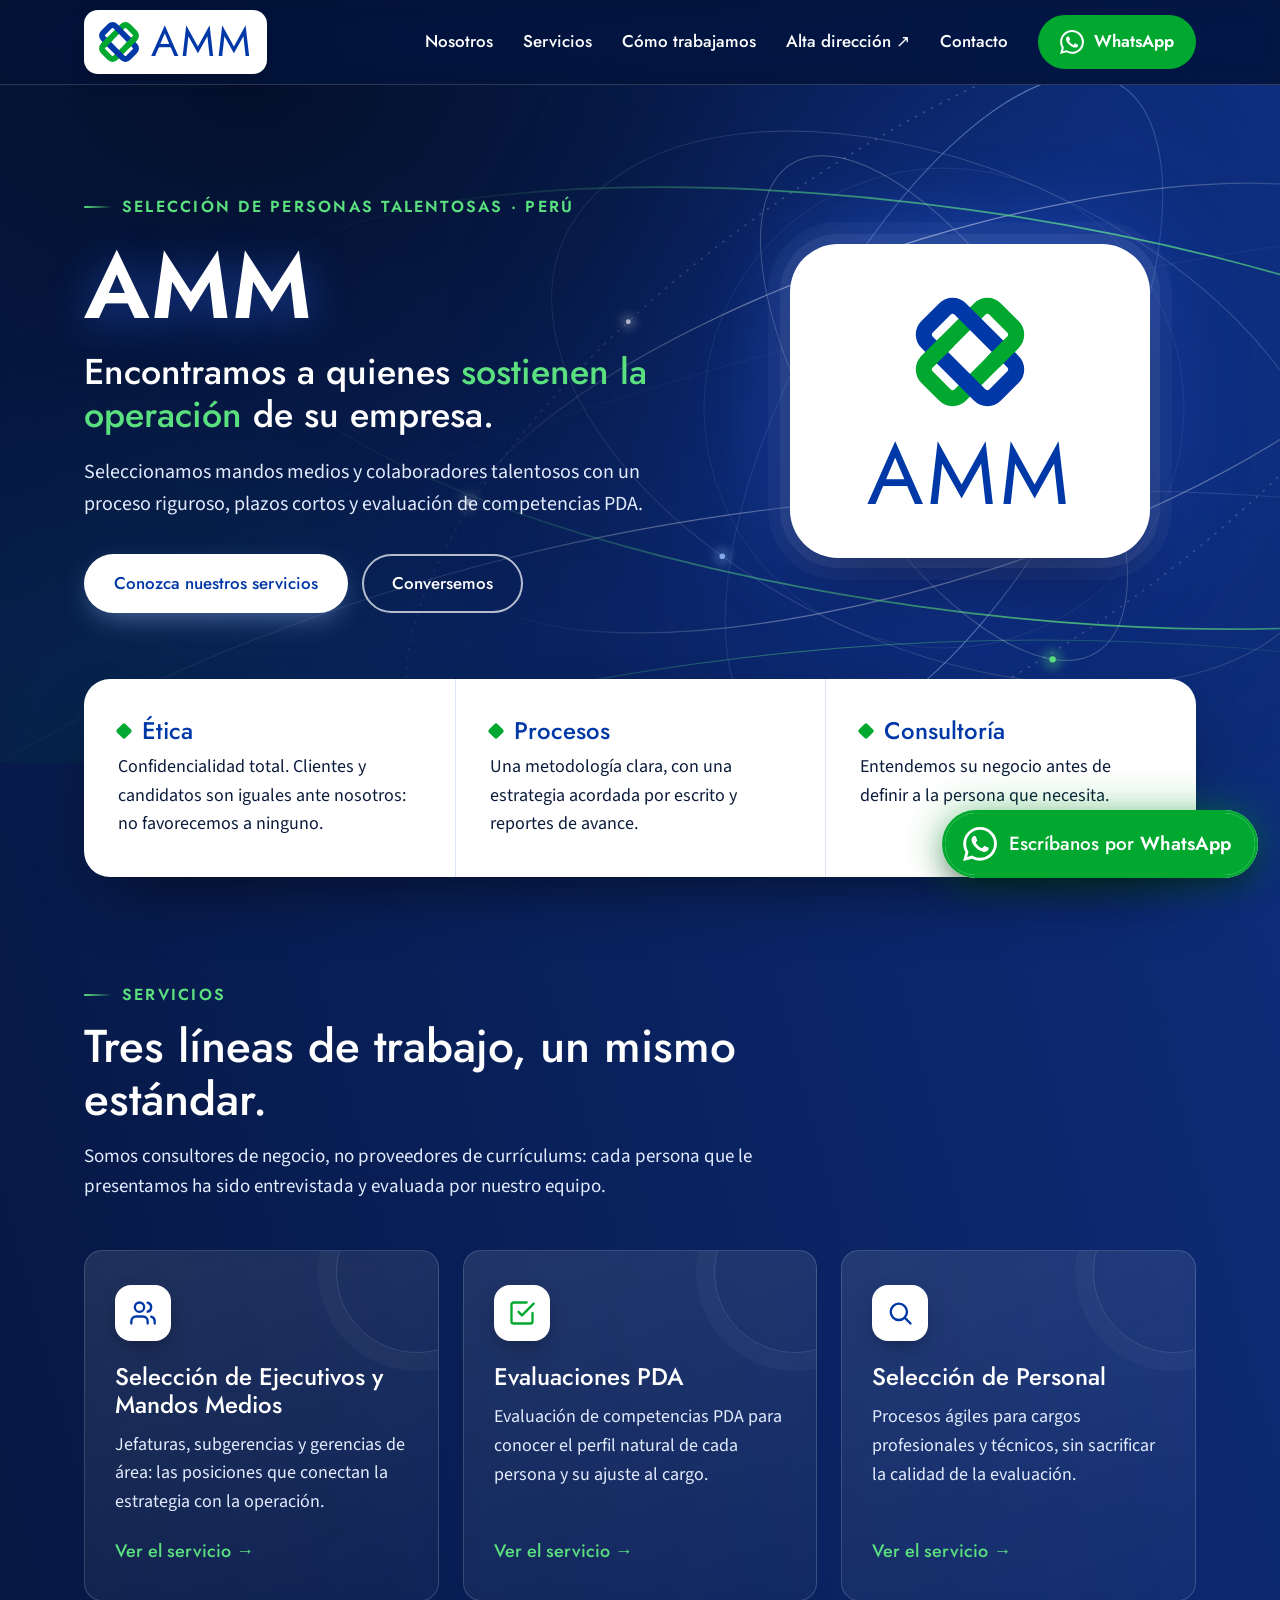
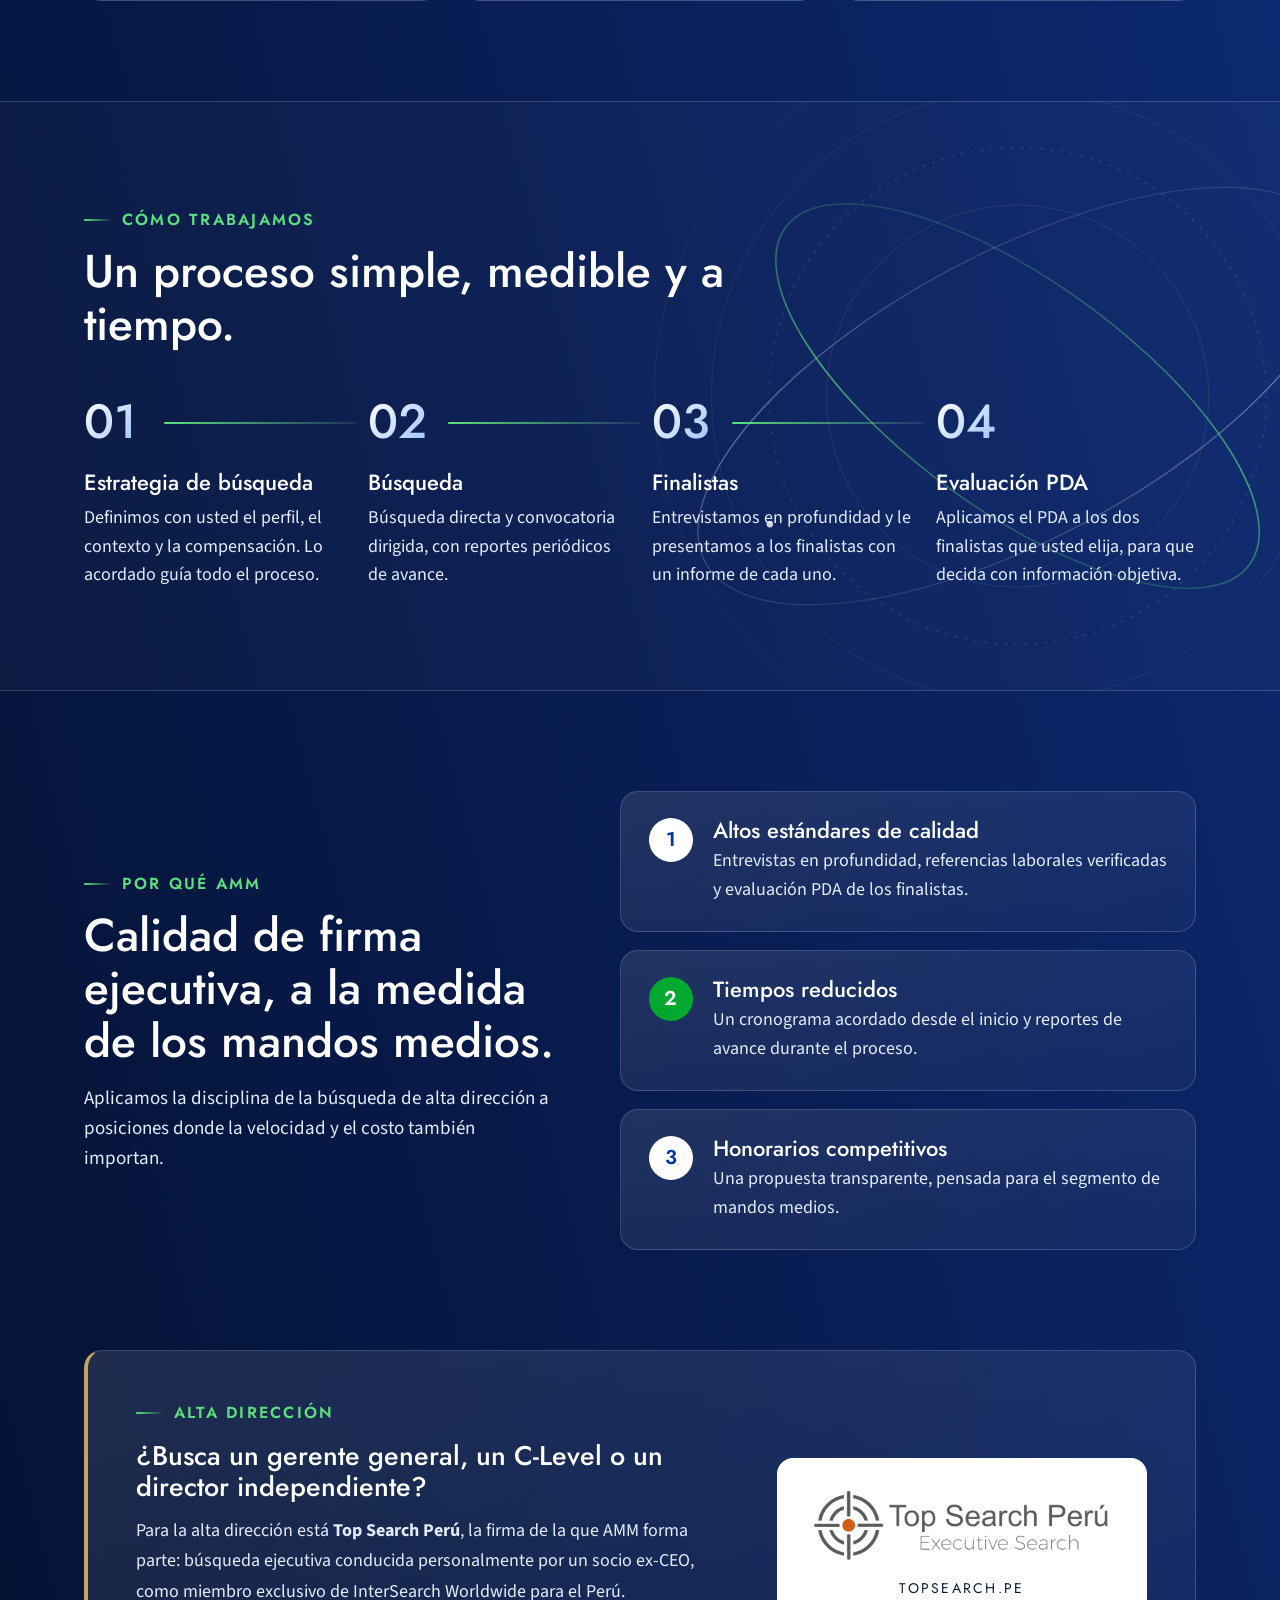
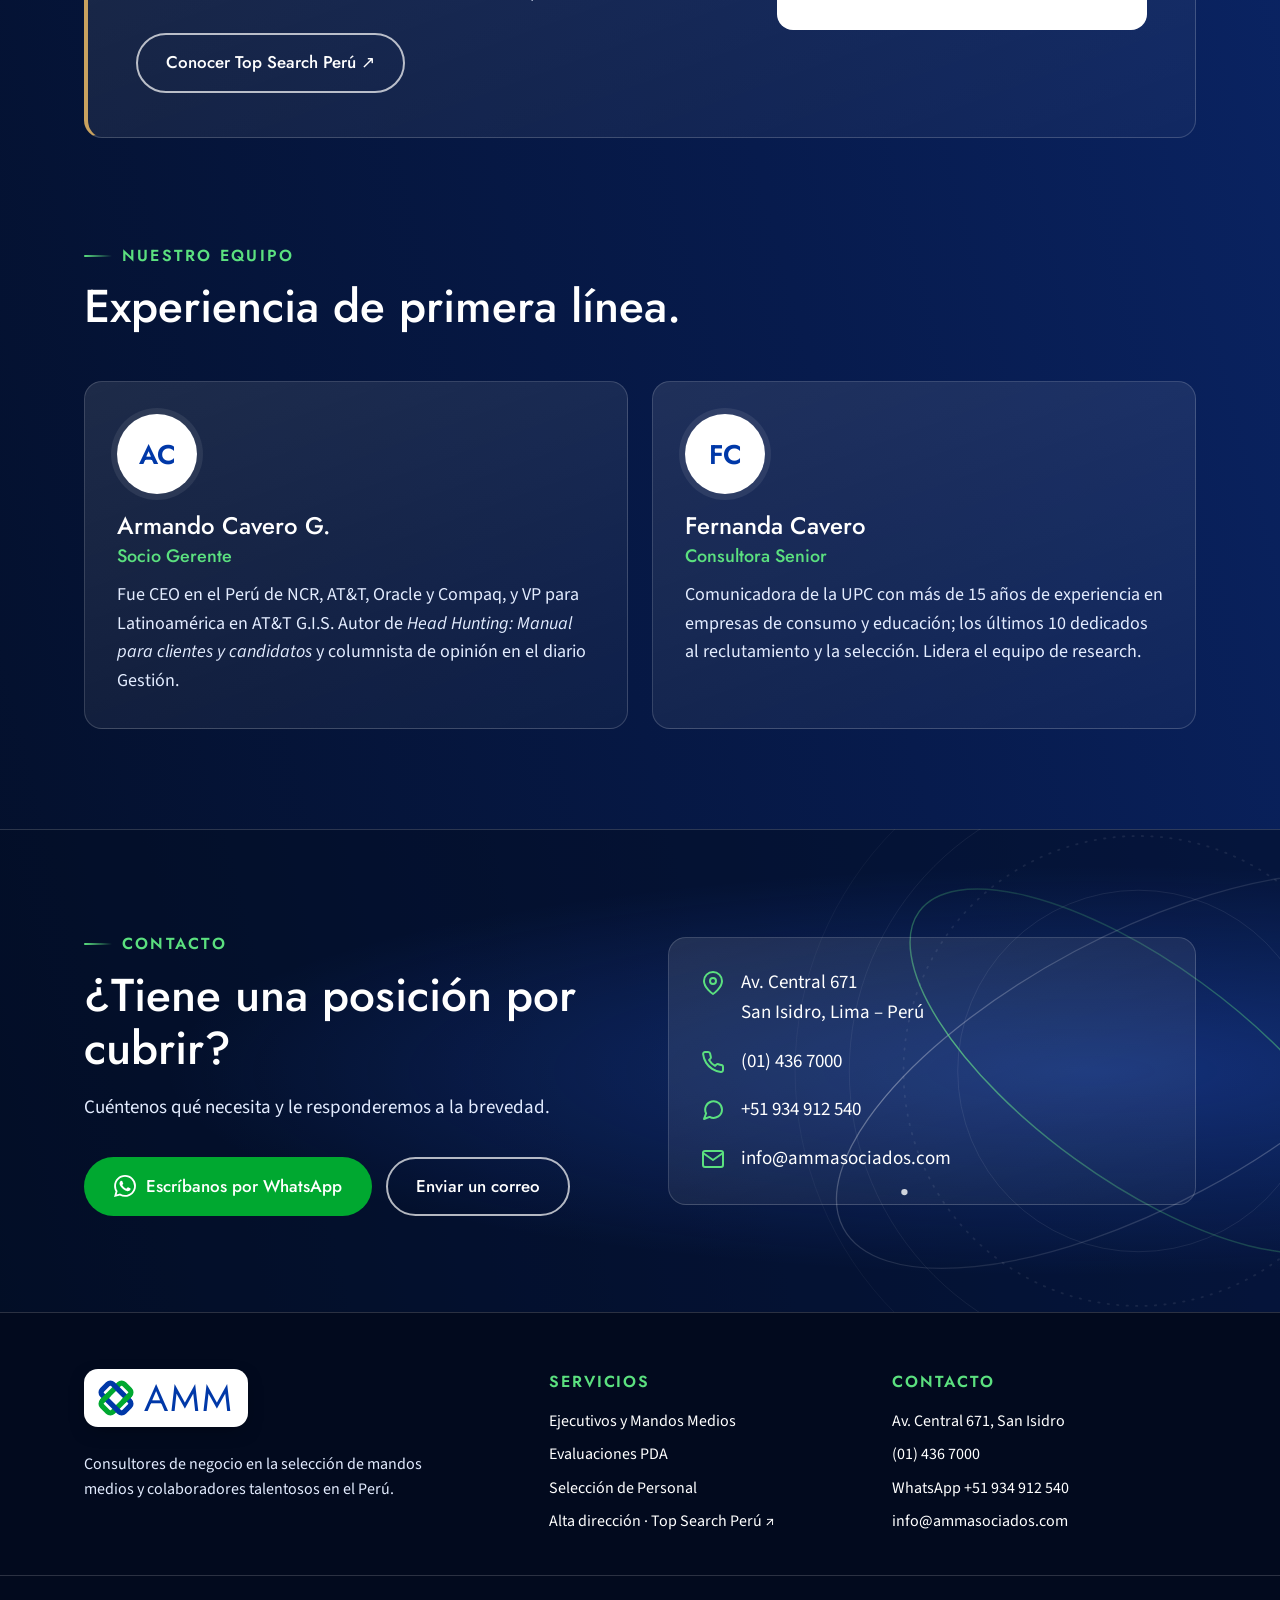
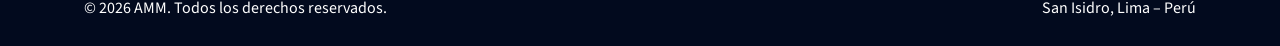
<file: index.html>
<!doctype html>
<html lang="es-PE">
<head>
<meta charset="utf-8">
<meta name="viewport" content="width=device-width, initial-scale=1">
<title>AMM | Selección de mandos medios y colaboradores talentosos</title>
<meta name="description" content="AMM: selección de ejecutivos, mandos medios y colaboradores talentosos en el Perú, con evaluación de competencias PDA. Consultores de negocio en San Isidro, Lima.">
<link rel="canonical" href="https://ammasociados.com/">
<meta property="og:type" content="website">
<meta property="og:site_name" content="AMM">
<meta property="og:locale" content="es_PE">
<meta property="og:title" content="AMM | Selección de mandos medios y colaboradores talentosos">
<meta property="og:description" content="AMM: selección de ejecutivos, mandos medios y colaboradores talentosos en el Perú, con evaluación de competencias PDA. Consultores de negocio en San Isidro, Lima.">
<meta property="og:url" content="https://ammasociados.com/">
<meta property="og:image" content="https://ammasociados.com/assets/img/og-image.png">
<meta name="twitter:card" content="summary_large_image">
<meta name="theme-color" content="#0038A8">
<link rel="icon" href="/favicon.svg" type="image/svg+xml">
<link rel="apple-touch-icon" href="/assets/img/apple-touch-icon.png">
<link rel="preconnect" href="https://fonts.googleapis.com">
<link rel="preconnect" href="https://fonts.gstatic.com" crossorigin>
<link href="https://fonts.googleapis.com/css2?family=Jost:wght@400;500;600&family=Source+Sans+3:wght@400;600;700&display=swap" rel="stylesheet">
<link rel="stylesheet" href="/assets/css/styles.css">
<script type="application/ld+json">{"@context": "https://schema.org", "@type": "ProfessionalService", "name": "AMM", "url": "https://ammasociados.com/", "logo": "https://ammasociados.com/assets/img/logo-amm.svg", "image": "https://ammasociados.com/assets/img/og-image.png", "description": "Selección de mandos medios, ejecutivos y colaboradores talentosos en el Perú, con evaluación de competencias PDA.", "telephone": "+51-1-436-7000", "email": "info@ammasociados.com", "address": {"@type": "PostalAddress", "streetAddress": "Av. Central 671", "addressLocality": "San Isidro", "addressRegion": "Lima", "addressCountry": "PE"}, "areaServed": "PE"}</script>
</head>
<body class="futuro">
<a class="skip" href="#contenido">Ir al contenido</a>
<svg width="0" height="0" style="position:absolute" aria-hidden="true" focusable="false">
  <defs>
    <symbol id="amm-mark" viewBox="-185 -185 370 370">
      <defs>
        <clipPath id="cx-l"><rect x="-135" y="-40" width="90" height="80"/></clipPath>
        <clipPath id="cx-r"><rect x="45" y="-40" width="90" height="80"/></clipPath>
      </defs>
      <g transform="rotate(45)">
        <rect x="-64" y="-131" width="128" height="262" rx="30" fill="none" stroke="#00A830" stroke-width="44"/>
        <rect x="-131" y="-64" width="262" height="128" rx="30" fill="none" stroke="#0038A8" stroke-width="44"/>
      </g>
      <g clip-path="url(#cx-l)"><g transform="rotate(45)"><rect x="-64" y="-131" width="128" height="262" rx="30" fill="none" stroke="#00A830" stroke-width="44"/></g></g>
      <g clip-path="url(#cx-r)"><g transform="rotate(45)"><rect x="-64" y="-131" width="128" height="262" rx="30" fill="none" stroke="#00A830" stroke-width="44"/></g></g>
    </symbol>
  </defs>
</svg>
<header class="site">
  <div class="wrap nav">
    <a class="logo" href="/" aria-label="AMM, inicio">
      <svg viewBox="0 0 540 170" role="img" aria-label="AMM">
        <use href="#amm-mark" x="0" y="0" width="170" height="170"/>
        <text x="194" y="134" font-family="Jost, sans-serif" font-size="142" font-weight="400" fill="#0038A8" letter-spacing="7">AMM</text>
      </svg>
    </a>
    <div class="nav-right">
      <ul class="menu">
      <li><a href="/nosotros/">Nosotros</a></li>
      <li><a href="/servicios/">Servicios</a></li>
      <li><a href="/#proceso">Cómo trabajamos</a></li>
      <li><a href="https://topsearch.pe/?desde=amm" target="_blank" rel="noopener">Alta dirección ↗</a></li>
      <li><a href="/contacto/">Contacto</a></li>
      </ul>
      <a class="btn btn-wa wa-head" href="https://wa.me/51934912540" target="_blank" rel="noopener" aria-label="Escríbanos por WhatsApp"><svg class="wa-ico" viewBox="0 0 24 24" fill="#FFFFFF" aria-hidden="true" focusable="false"><path d="M17.472 14.382c-.297-.149-1.758-.867-2.03-.967-.273-.099-.471-.148-.67.15-.197.297-.767.966-.94 1.164-.173.199-.347.223-.644.075-.297-.15-1.255-.463-2.39-1.475-.883-.788-1.48-1.761-1.653-2.059-.173-.297-.018-.458.13-.606.134-.133.298-.347.446-.52.149-.174.198-.298.298-.497.099-.198.05-.371-.025-.52-.075-.149-.669-1.612-.916-2.207-.242-.579-.487-.5-.669-.51-.173-.008-.371-.01-.57-.01-.198 0-.52.074-.792.372-.272.297-1.04 1.016-1.04 2.479 0 1.462 1.065 2.875 1.213 3.074.149.198 2.096 3.2 5.077 4.487.709.306 1.262.489 1.694.625.712.227 1.36.195 1.871.118.571-.085 1.758-.719 2.006-1.413.248-.694.248-1.289.173-1.413-.074-.124-.272-.198-.57-.347m-5.421 7.403h-.004a9.87 9.87 0 01-5.031-1.378l-.361-.214-3.741.982.998-3.648-.235-.374a9.86 9.86 0 01-1.51-5.26c.001-5.45 4.436-9.884 9.888-9.884 2.64 0 5.122 1.03 6.988 2.898a9.825 9.825 0 012.893 6.994c-.003 5.45-4.437 9.884-9.885 9.884m8.413-18.297A11.815 11.815 0 0012.05 0C5.495 0 .16 5.335.157 11.892c0 2.096.547 4.142 1.588 5.945L.057 24l6.305-1.654a11.882 11.882 0 005.683 1.448h.005c6.554 0 11.89-5.335 11.893-11.893a11.821 11.821 0 00-3.48-8.413Z"/></svg><span>WhatsApp</span></a>
      <button class="burger" aria-label="Abrir menú" aria-expanded="false"><span></span><span></span><span></span></button>
    </div>
  </div>
</header>

<main id="contenido">
<section class="hero">
  <svg class="art" viewBox="0 0 1600 900" preserveAspectRatio="xMidYMid slice" aria-hidden="true" focusable="false">
  <defs>
    <radialGradient id="glowh" cx="1180" cy="430" r="640" gradientUnits="userSpaceOnUse"><stop offset="0" stop-color="#2E66F0" stop-opacity=".55"/><stop offset=".45" stop-color="#173FAE" stop-opacity=".22"/><stop offset="1" stop-color="#071B4D" stop-opacity="0"/></radialGradient>
    <radialGradient id="glowgh" cx="120" cy="900" r="560" gradientUnits="userSpaceOnUse"><stop offset="0" stop-color="#00A830" stop-opacity=".22"/><stop offset="1" stop-color="#00A830" stop-opacity="0"/></radialGradient>
    <linearGradient id="arcAh" x1="0" x2="1"><stop offset="0" stop-color="#FFFFFF" stop-opacity="0"/><stop offset=".5" stop-color="#FFFFFF" stop-opacity=".6"/><stop offset="1" stop-color="#FFFFFF" stop-opacity="0"/></linearGradient>
    <linearGradient id="arcBh" x1="0" x2="1" y1="0" y2="1"><stop offset="0" stop-color="#9CC1FF" stop-opacity=".0"/><stop offset=".6" stop-color="#9CC1FF" stop-opacity=".55"/><stop offset="1" stop-color="#9CC1FF" stop-opacity="0"/></linearGradient>
    <linearGradient id="arcGh" x1="0" x2="1"><stop offset="0" stop-color="#5BE07F" stop-opacity="0"/><stop offset=".6" stop-color="#5BE07F" stop-opacity=".85"/><stop offset="1" stop-color="#5BE07F" stop-opacity="0"/></linearGradient>
    <filter id="blh" x="-2" y="-2" width="5" height="5"><feGaussianBlur stdDeviation="5"/></filter>
  </defs>
  <rect width="1600" height="900" fill="url(#glowh)"/>
  <rect width="1600" height="900" fill="url(#glowgh)"/>
  <circle cx="-160" cy="-260" r="620" fill="none" stroke="#FFFFFF" stroke-opacity="0.07" stroke-width="1"/><circle cx="-160" cy="-260" r="690" fill="none" stroke="#FFFFFF" stroke-opacity="0.06" stroke-width="1"/><circle cx="-160" cy="-260" r="760" fill="none" stroke="#FFFFFF" stroke-opacity="0.05" stroke-width="1"/><circle cx="-160" cy="-260" r="830" fill="none" stroke="#FFFFFF" stroke-opacity="0.04" stroke-width="1"/><circle cx="-160" cy="-260" r="900" fill="none" stroke="#FFFFFF" stroke-opacity="0.03" stroke-width="1"/>
  <path d="M-200 1000 Q 620 420 1800 560" fill="none" stroke="url(#arcAh)" stroke-width="1.3" opacity=".7"/>
  <path d="M-200 840 Q 700 330 1800 200" fill="none" stroke="#FFFFFF" stroke-opacity=".07" stroke-width="1"/>
  <path d="M-200 1080 Q 800 600 1800 760" fill="none" stroke="url(#arcGh)" stroke-width="1.2" opacity=".55"/>
  <g class="orb orb-1" style="transform-origin:1180px 430px"><ellipse cx="1180" cy="430" rx="640" ry="210" transform="rotate(-18 1180 430)" fill="none" stroke="url(#arcAh)" stroke-width="1.6" /><ellipse cx="1180" cy="430" rx="520" ry="300" transform="rotate(24 1180 430)" fill="none" stroke="rgba(255,255,255,.16)" stroke-width="1.2" /><ellipse cx="1180" cy="430" rx="780" ry="330" transform="rotate(-34 1180 430)" fill="none" stroke="rgba(255,255,255,.18)" stroke-width="2" stroke-dasharray="1.5 10" stroke-linecap="round"/><ellipse cx="1180" cy="430" rx="880" ry="250" transform="rotate(8 1180 430)" fill="none" stroke="url(#arcGh)" stroke-width="2.2" /><circle cx="585.8" cy="547.5" r="12.8" fill="#FFFFFF" opacity=".28" filter="url(#blh)"/><circle cx="585.8" cy="547.5" r="4" fill="#FFFFFF"/><circle cx="1952.1" cy="412.3" r="16.0" fill="#5BE07F" opacity=".28" filter="url(#blh)"/><circle cx="1952.1" cy="412.3" r="5" fill="#5BE07F"/><circle cx="902.9" cy="615.2" r="11.200000000000001" fill="#9CC1FF" opacity=".28" filter="url(#blh)"/><circle cx="902.9" cy="615.2" r="3.5" fill="#9CC1FF"/><circle cx="785.4" cy="322.1" r="9.600000000000001" fill="#FFFFFF" opacity=".28" filter="url(#blh)"/><circle cx="785.4" cy="322.1" r="3" fill="#FFFFFF"/></g>
  <g class="orb orb-2" style="transform-origin:1180px 430px"><ellipse cx="1180" cy="430" rx="360" ry="150" transform="rotate(58 1180 430)" fill="none" stroke="rgba(255,255,255,.26)" stroke-width="1.2" /><ellipse cx="1180" cy="430" rx="300" ry="300" transform="rotate(0 1180 430)" fill="none" stroke="rgba(255,255,255,.10)" stroke-width="1" /><ellipse cx="1180" cy="430" rx="460" ry="190" transform="rotate(-62 1180 430)" fill="none" stroke="url(#arcBh)" stroke-width="1.4" /><circle cx="1315.8" cy="744.1" r="12.8" fill="#5BE07F" opacity=".28" filter="url(#blh)"/><circle cx="1315.8" cy="744.1" r="4" fill="#5BE07F"/><circle cx="1034.4" cy="842.2" r="11.200000000000001" fill="#FFFFFF" opacity=".28" filter="url(#blh)"/><circle cx="1034.4" cy="842.2" r="3.5" fill="#FFFFFF"/></g>
</svg>
  <div class="wrap">
    <div>
      <span class="eyebrow">Selección de personas talentosas · Perú</span>
      <h1 class="brand-title">AMM</h1>
      <p class="tagline">Encontramos a quienes <em>sostienen la operación</em> de su empresa.</p>
      <p class="lead">Seleccionamos mandos medios y colaboradores talentosos con un proceso riguroso, plazos cortos y evaluación de competencias PDA.</p>
      <div class="ctas">
        <a class="btn btn-blue" href="/servicios/">Conozca nuestros servicios</a>
        <a class="btn btn-ghost" href="https://wa.me/51934912540" target="_blank" rel="noopener">Conversemos</a>
      </div>
    </div>
    <div class="hero-mark" aria-hidden="true">
      <div class="tile"><svg viewBox="0 0 420 370" role="img" aria-label="Logo AMM">
        <use href="#amm-mark" x="105" y="0" width="210" height="210"/>
        <text x="210" y="340" text-anchor="middle" font-family="Jost, sans-serif" font-size="132" font-weight="400" fill="#0038A8" letter-spacing="6">AMM</text>
        </svg></div>
    </div>
  </div>
</section>

<section class="commit lift">
  <div class="wrap"><div class="commit-card">
    <div class="item"><h3>Ética</h3><p>Confidencialidad total. Clientes y candidatos son iguales ante nosotros: no favorecemos a ninguno.</p></div>
    <div class="item"><h3>Procesos</h3><p>Una metodología clara, con una estrategia acordada por escrito y reportes de avance.</p></div>
    <div class="item"><h3>Consultoría</h3><p>Entendemos su negocio antes de definir a la persona que necesita.</p></div>
  </div></div>
</section>

<section class="block" id="servicios">
  <div class="wrap">
    <div class="head">
      <span class="eyebrow">Servicios</span>
      <h2>Tres líneas de trabajo, un mismo estándar.</h2>
      <p>Somos consultores de negocio, no proveedores de currículums: cada persona que le presentamos ha sido entrevistada y evaluada por nuestro equipo.</p>
    </div>
    <div class="cards">
        <a class="card" href="/servicios/seleccion-ejecutivos-mandos-medios/">
          <div class="ico"><svg width="28" height="28" viewBox="0 0 24 24" fill="none" stroke="#0038A8" stroke-width="2" stroke-linecap="round" stroke-linejoin="round" aria-hidden="true"><path d="M16 21v-2a4 4 0 0 0-4-4H6a4 4 0 0 0-4 4v2"/><circle cx="9" cy="7" r="4"/><path d="M22 21v-2a4 4 0 0 0-3-3.87M16 3.13a4 4 0 0 1 0 7.75"/></svg></div>
          <h3>Selección de Ejecutivos y Mandos Medios</h3>
          <p>Jefaturas, subgerencias y gerencias de área: las posiciones que conectan la estrategia con la operación.</p>
          <span class="more">Ver el servicio →</span>
        </a>
        <a class="card" href="/servicios/evaluaciones-pda/">
          <div class="ico"><svg width="28" height="28" viewBox="0 0 24 24" fill="none" stroke="#00A830" stroke-width="2" stroke-linecap="round" stroke-linejoin="round" aria-hidden="true"><path d="M9 11l3 3L22 4"/><path d="M21 12v7a2 2 0 0 1-2 2H5a2 2 0 0 1-2-2V5a2 2 0 0 1 2-2h11"/></svg></div>
          <h3>Evaluaciones PDA</h3>
          <p>Evaluación de competencias PDA para conocer el perfil natural de cada persona y su ajuste al cargo.</p>
          <span class="more">Ver el servicio →</span>
        </a>
        <a class="card" href="/servicios/seleccion-de-personal/">
          <div class="ico"><svg width="28" height="28" viewBox="0 0 24 24" fill="none" stroke="#0038A8" stroke-width="2" stroke-linecap="round" stroke-linejoin="round" aria-hidden="true"><circle cx="11" cy="11" r="7"/><path d="M21 21l-4.35-4.35"/></svg></div>
          <h3>Selección de Personal</h3>
          <p>Procesos ágiles para cargos profesionales y técnicos, sin sacrificar la calidad de la evaluación.</p>
          <span class="more">Ver el servicio →</span>
        </a>
      </div>
  </div>
</section>

<section class="block mist" id="proceso">
  <div class="wrap">
    <div class="head">
      <span class="eyebrow">Cómo trabajamos</span>
      <h2>Un proceso simple, medible y a tiempo.</h2>
    </div>
    <div class="steps">
        <div class="step"><h3>Estrategia de búsqueda</h3><p>Definimos con usted el perfil, el contexto y la compensación. Lo acordado guía todo el proceso.</p></div>
        <div class="step"><h3>Búsqueda</h3><p>Búsqueda directa y convocatoria dirigida, con reportes periódicos de avance.</p></div>
        <div class="step"><h3>Finalistas</h3><p>Entrevistamos en profundidad y le presentamos a los finalistas con un informe de cada uno.</p></div>
        <div class="step"><h3>Evaluación PDA</h3><p>Aplicamos el PDA a los dos finalistas que usted elija, para que decida con información objetiva.</p></div>
      </div>
  </div>
</section>

<section class="block">
  <div class="wrap split">
    <div class="head" style="margin-bottom:0">
      <span class="eyebrow">Por qué AMM</span>
      <h2>Calidad de firma ejecutiva, a la medida de los mandos medios.</h2>
      <p>Aplicamos la disciplina de la búsqueda de alta dirección a posiciones donde la velocidad y el costo también importan.</p>
    </div>
    <div class="pillars">
      <div class="pillar"><span class="n">1</span><div><h3>Altos estándares de calidad</h3><p>Entrevistas en profundidad, referencias laborales verificadas y evaluación PDA de los finalistas.</p></div></div>
      <div class="pillar"><span class="n">2</span><div><h3>Tiempos reducidos</h3><p>Un cronograma acordado desde el inicio y reportes de avance durante el proceso.</p></div></div>
      <div class="pillar"><span class="n">3</span><div><h3>Honorarios competitivos</h3><p>Una propuesta transparente, pensada para el segmento de mandos medios.</p></div></div>
    </div>
  </div>
</section>

<section class="block tight" id="topsearch"><style>
#topsearch .ts-in{display:grid;grid-template-columns:1.6fr 1fr;gap:48px;align-items:center;border:1px solid var(--line);border-left:4px solid #C9A25F;border-radius:var(--radius);padding:44px 48px;background:var(--glass)}
#topsearch h2{margin:14px 0 14px}
#topsearch p{color:var(--text);font-size:18px;line-height:1.7;margin:0 0 26px;max-width:640px}
#topsearch .ts-logo{display:flex;flex-direction:column;align-items:center;background:#fff;border-radius:16px;padding:30px 28px;text-decoration:none;transition:transform .2s}
#topsearch .ts-logo:hover{transform:translateY(-3px)}
#topsearch .ts-logo img{width:100%;max-width:300px;height:auto;display:block}
#topsearch .ts-logo span{margin-top:14px;font-family:"Jost",sans-serif;font-size:14px;letter-spacing:.16em;text-transform:uppercase;color:var(--ink)}
@media (max-width:860px){#topsearch .ts-in{grid-template-columns:1fr;padding:30px 24px;gap:28px}#topsearch .ts-logo{order:-1}}
</style>
  <div class="wrap"><div class="ts-in">
    <div><span class="eyebrow">Alta dirección</span><h2>¿Busca un gerente general, un C-Level o un director independiente?</h2>
      <p>Para la alta dirección está <b>Top Search Perú</b>, la firma de la que AMM forma parte: búsqueda ejecutiva conducida personalmente por un socio ex-CEO, como miembro exclusivo de InterSearch Worldwide para el Perú.</p>
      <a class="btn btn-ghost" href="https://topsearch.pe/?desde=amm" target="_blank" rel="noopener">Conocer Top Search Perú ↗</a></div>
    <a class="ts-logo" href="https://topsearch.pe/?desde=amm" target="_blank" rel="noopener" aria-label="Top Search Perú — topsearch.pe"><img src="/assets/img/logo-top-search.png" alt="Top Search Perú"><span>topsearch.pe</span></a>
  </div></div>
</section>

<section class="block tight" id="equipo">
  <div class="wrap">
    <div class="head">
      <span class="eyebrow">Nuestro equipo</span>
      <h2>Experiencia de primera línea.</h2>
    </div>
    <div class="team" style="grid-template-columns:repeat(auto-fit,minmax(280px,1fr))">
        <div class="person">
          <div class="avatar">AC</div>
          <div>
            <h3>Armando Cavero G.</h3>
            <div class="role">Socio Gerente</div>
            <p>Fue CEO en el Perú de NCR, AT&amp;T, Oracle y Compaq, y VP para Latinoamérica en AT&amp;T G.I.S. Autor de <em>Head Hunting: Manual para clientes y candidatos</em> y columnista de opinión en el diario Gestión.</p>
          </div>
        </div>
        <div class="person">
          <div class="avatar">FC</div>
          <div>
            <h3>Fernanda Cavero</h3>
            <div class="role">Consultora Senior</div>
            <p>Comunicadora de la UPC con más de 15 años de experiencia en empresas de consumo y educación; los últimos 10 dedicados al reclutamiento y la selección. Lidera el equipo de research.</p>
          </div>
        </div>
      </div>
  </div>
</section>

<section class="cta-band" id="contacto-rapido">
  <div class="wrap">
    <div>
      <span class="eyebrow">Contacto</span>
      <h2>¿Tiene una posición por cubrir?</h2>
      <p>Cuéntenos qué necesita y le responderemos a la brevedad.</p>
      <div class="ctas">
        <a class="btn btn-wa" href="https://wa.me/51934912540" target="_blank" rel="noopener"><svg class="wa-ico" viewBox="0 0 24 24" fill="#FFFFFF" aria-hidden="true" focusable="false"><path d="M17.472 14.382c-.297-.149-1.758-.867-2.03-.967-.273-.099-.471-.148-.67.15-.197.297-.767.966-.94 1.164-.173.199-.347.223-.644.075-.297-.15-1.255-.463-2.39-1.475-.883-.788-1.48-1.761-1.653-2.059-.173-.297-.018-.458.13-.606.134-.133.298-.347.446-.52.149-.174.198-.298.298-.497.099-.198.05-.371-.025-.52-.075-.149-.669-1.612-.916-2.207-.242-.579-.487-.5-.669-.51-.173-.008-.371-.01-.57-.01-.198 0-.52.074-.792.372-.272.297-1.04 1.016-1.04 2.479 0 1.462 1.065 2.875 1.213 3.074.149.198 2.096 3.2 5.077 4.487.709.306 1.262.489 1.694.625.712.227 1.36.195 1.871.118.571-.085 1.758-.719 2.006-1.413.248-.694.248-1.289.173-1.413-.074-.124-.272-.198-.57-.347m-5.421 7.403h-.004a9.87 9.87 0 01-5.031-1.378l-.361-.214-3.741.982.998-3.648-.235-.374a9.86 9.86 0 01-1.51-5.26c.001-5.45 4.436-9.884 9.888-9.884 2.64 0 5.122 1.03 6.988 2.898a9.825 9.825 0 012.893 6.994c-.003 5.45-4.437 9.884-9.885 9.884m8.413-18.297A11.815 11.815 0 0012.05 0C5.495 0 .16 5.335.157 11.892c0 2.096.547 4.142 1.588 5.945L.057 24l6.305-1.654a11.882 11.882 0 005.683 1.448h.005c6.554 0 11.89-5.335 11.893-11.893a11.821 11.821 0 00-3.48-8.413Z"/></svg>Escríbanos por WhatsApp</a>
        <a class="btn btn-ghost" href="mailto:info@ammasociados.com">Enviar un correo</a>
      </div>
    </div>
    <ul class="info">
      <li><svg width="24" height="24" viewBox="0 0 24 24" fill="none" stroke="#5BE07F" stroke-width="2" stroke-linecap="round" stroke-linejoin="round" aria-hidden="true"><path d="M21 10c0 7-9 13-9 13S3 17 3 10a9 9 0 0 1 18 0z"/><circle cx="12" cy="10" r="3"/></svg><a href="https://www.google.com/maps/search/?api=1&query=Av.+Central+671,+San+Isidro,+Lima,+Peru" target="_blank" rel="noopener">Av. Central 671<br>San Isidro, Lima – Perú</a></li>
      <li><svg width="24" height="24" viewBox="0 0 24 24" fill="none" stroke="#5BE07F" stroke-width="2" stroke-linecap="round" stroke-linejoin="round" aria-hidden="true"><path d="M22 16.92v3a2 2 0 0 1-2.18 2 19.8 19.8 0 0 1-8.63-3.07 19.5 19.5 0 0 1-6-6A19.8 19.8 0 0 1 2.12 4.18 2 2 0 0 1 4.11 2h3a2 2 0 0 1 2 1.72c.13.96.36 1.9.7 2.81a2 2 0 0 1-.45 2.11L8.09 9.91a16 16 0 0 0 6 6l1.27-1.27a2 2 0 0 1 2.11-.45c.91.34 1.85.57 2.81.7A2 2 0 0 1 22 16.92z"/></svg><a href="tel:+5114367000">(01) 436 7000</a></li>
      <li><svg width="24" height="24" viewBox="0 0 24 24" fill="none" stroke="#5BE07F" stroke-width="2" stroke-linecap="round" stroke-linejoin="round" aria-hidden="true"><path d="M21 11.5a8.4 8.4 0 0 1-12.4 7.4L3 21l2.1-5.6A8.4 8.4 0 1 1 21 11.5z"/></svg><a href="https://wa.me/51934912540" target="_blank" rel="noopener">+51 934 912 540</a></li>
      <li><svg width="24" height="24" viewBox="0 0 24 24" fill="none" stroke="#5BE07F" stroke-width="2" stroke-linecap="round" stroke-linejoin="round" aria-hidden="true"><rect x="2" y="4" width="20" height="16" rx="2"/><path d="M22 6l-10 7L2 6"/></svg><a href="mailto:info@ammasociados.com">info@ammasociados.com</a></li>
    </ul>
  </div>
</section>
</main>

<footer class="site">
  <div class="wrap cols">
    <div class="brand">
      <a class="logo" href="/" aria-label="AMM, inicio">
        <svg viewBox="0 0 540 170" style="height:44px;width:auto;display:block" role="img" aria-label="AMM"><use href="#amm-mark" width="170" height="170"/><text x="194" y="134" font-family="Jost, sans-serif" font-size="142" fill="#0038A8" letter-spacing="7">AMM</text></svg>
      </a>
      <p>Consultores de negocio en la selección de mandos medios y colaboradores talentosos en el Perú.</p>
    </div>
    <div>
      <h4>Servicios</h4>
      <ul>
        <li><a href="/servicios/seleccion-ejecutivos-mandos-medios/">Ejecutivos y Mandos Medios</a></li>
        <li><a href="/servicios/evaluaciones-pda/">Evaluaciones PDA</a></li>
        <li><a href="/servicios/seleccion-de-personal/">Selección de Personal</a></li>
        <li><a href="https://topsearch.pe/?desde=amm" target="_blank" rel="noopener">Alta dirección · Top Search Perú ↗</a></li>
      </ul>
    </div>
    <div>
      <h4>Contacto</h4>
      <ul>
        <li><a href="https://www.google.com/maps/search/?api=1&query=Av.+Central+671,+San+Isidro,+Lima,+Peru" target="_blank" rel="noopener">Av. Central 671, San Isidro</a></li>
        <li><a href="tel:+5114367000">(01) 436 7000</a></li>
        <li><a href="https://wa.me/51934912540" target="_blank" rel="noopener">WhatsApp +51 934 912 540</a></li>
        <li><a href="mailto:info@ammasociados.com">info@ammasociados.com</a></li>
      </ul>
    </div>
  </div>
  <div class="legal">
    <div class="wrap">
      <span>© 2026 AMM. Todos los derechos reservados.</span>
      <span>San Isidro, Lima – Perú</span>
    </div>
  </div>
</footer>

<a class="wa-float" href="https://wa.me/51934912540" target="_blank" rel="noopener" aria-label="Escríbanos por WhatsApp">
  <span class="wa-pulse" aria-hidden="true"></span><svg class="wa-ico" viewBox="0 0 24 24" fill="#FFFFFF" aria-hidden="true" focusable="false"><path d="M17.472 14.382c-.297-.149-1.758-.867-2.03-.967-.273-.099-.471-.148-.67.15-.197.297-.767.966-.94 1.164-.173.199-.347.223-.644.075-.297-.15-1.255-.463-2.39-1.475-.883-.788-1.48-1.761-1.653-2.059-.173-.297-.018-.458.13-.606.134-.133.298-.347.446-.52.149-.174.198-.298.298-.497.099-.198.05-.371-.025-.52-.075-.149-.669-1.612-.916-2.207-.242-.579-.487-.5-.669-.51-.173-.008-.371-.01-.57-.01-.198 0-.52.074-.792.372-.272.297-1.04 1.016-1.04 2.479 0 1.462 1.065 2.875 1.213 3.074.149.198 2.096 3.2 5.077 4.487.709.306 1.262.489 1.694.625.712.227 1.36.195 1.871.118.571-.085 1.758-.719 2.006-1.413.248-.694.248-1.289.173-1.413-.074-.124-.272-.198-.57-.347m-5.421 7.403h-.004a9.87 9.87 0 01-5.031-1.378l-.361-.214-3.741.982.998-3.648-.235-.374a9.86 9.86 0 01-1.51-5.26c.001-5.45 4.436-9.884 9.888-9.884 2.64 0 5.122 1.03 6.988 2.898a9.825 9.825 0 012.893 6.994c-.003 5.45-4.437 9.884-9.885 9.884m8.413-18.297A11.815 11.815 0 0012.05 0C5.495 0 .16 5.335.157 11.892c0 2.096.547 4.142 1.588 5.945L.057 24l6.305-1.654a11.882 11.882 0 005.683 1.448h.005c6.554 0 11.89-5.335 11.893-11.893a11.821 11.821 0 00-3.48-8.413Z"/></svg><span class="wa-txt">Escríbanos por <strong>WhatsApp</strong></span>
</a>
<script src="/assets/js/main.js?v=20261120" defer></script>
</body>
</html>
</file>
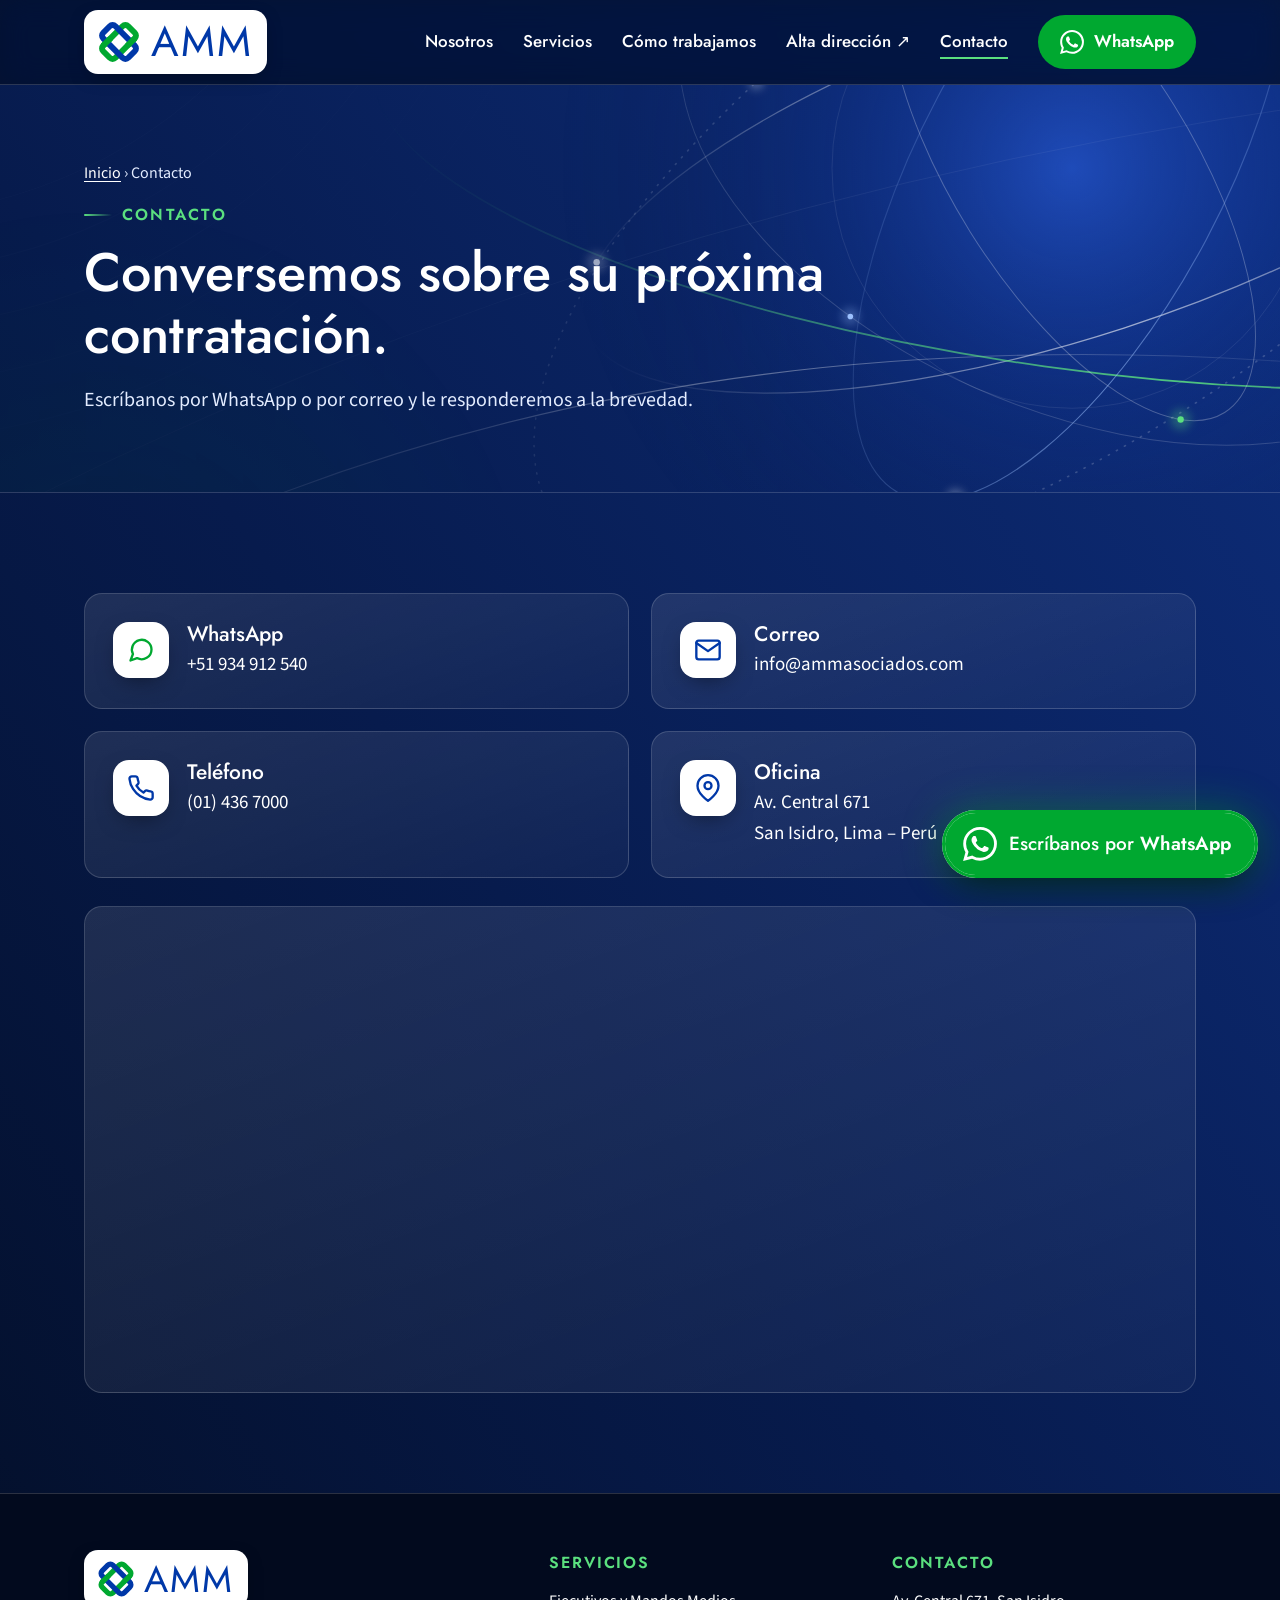
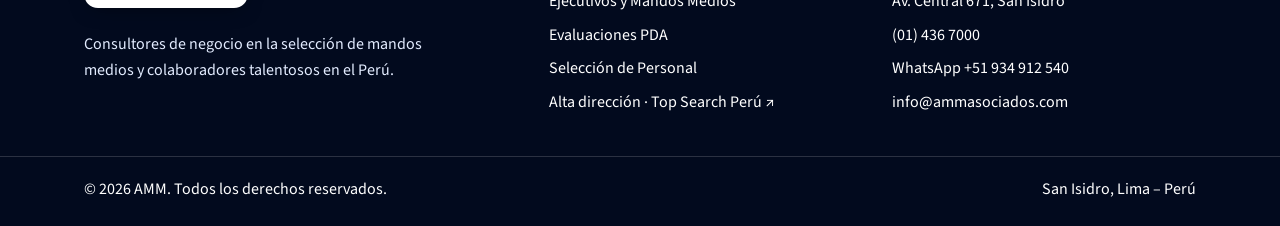
<file: contacto/index.html>
<!doctype html>
<html lang="es-PE">
<head>
<meta charset="utf-8">
<meta name="viewport" content="width=device-width, initial-scale=1">
<title>Contacto | AMM</title>
<meta name="description" content="Contacte a AMM: Av. Central 671, San Isidro, Lima. WhatsApp +51 934 912 540, teléfono (01) 436 7000.">
<link rel="canonical" href="https://ammasociados.com/contacto/">
<meta property="og:type" content="website">
<meta property="og:site_name" content="AMM">
<meta property="og:locale" content="es_PE">
<meta property="og:title" content="Contacto | AMM">
<meta property="og:description" content="Contacte a AMM: Av. Central 671, San Isidro, Lima. WhatsApp +51 934 912 540, teléfono (01) 436 7000.">
<meta property="og:url" content="https://ammasociados.com/contacto/">
<meta property="og:image" content="https://ammasociados.com/assets/img/og-image.png">
<meta name="twitter:card" content="summary_large_image">
<meta name="theme-color" content="#0038A8">
<link rel="icon" href="/favicon.svg" type="image/svg+xml">
<link rel="apple-touch-icon" href="/assets/img/apple-touch-icon.png">
<link rel="preconnect" href="https://fonts.googleapis.com">
<link rel="preconnect" href="https://fonts.gstatic.com" crossorigin>
<link href="https://fonts.googleapis.com/css2?family=Jost:wght@400;500;600&family=Source+Sans+3:wght@400;600;700&display=swap" rel="stylesheet">
<link rel="stylesheet" href="/assets/css/styles.css">
</head>
<body class="futuro">
<a class="skip" href="#contenido">Ir al contenido</a>
<svg width="0" height="0" style="position:absolute" aria-hidden="true" focusable="false">
  <defs>
    <symbol id="amm-mark" viewBox="-185 -185 370 370">
      <defs>
        <clipPath id="cx-l"><rect x="-135" y="-40" width="90" height="80"/></clipPath>
        <clipPath id="cx-r"><rect x="45" y="-40" width="90" height="80"/></clipPath>
      </defs>
      <g transform="rotate(45)">
        <rect x="-64" y="-131" width="128" height="262" rx="30" fill="none" stroke="#00A830" stroke-width="44"/>
        <rect x="-131" y="-64" width="262" height="128" rx="30" fill="none" stroke="#0038A8" stroke-width="44"/>
      </g>
      <g clip-path="url(#cx-l)"><g transform="rotate(45)"><rect x="-64" y="-131" width="128" height="262" rx="30" fill="none" stroke="#00A830" stroke-width="44"/></g></g>
      <g clip-path="url(#cx-r)"><g transform="rotate(45)"><rect x="-64" y="-131" width="128" height="262" rx="30" fill="none" stroke="#00A830" stroke-width="44"/></g></g>
    </symbol>
  </defs>
</svg>
<header class="site">
  <div class="wrap nav">
    <a class="logo" href="/" aria-label="AMM, inicio">
      <svg viewBox="0 0 540 170" role="img" aria-label="AMM">
        <use href="#amm-mark" x="0" y="0" width="170" height="170"/>
        <text x="194" y="134" font-family="Jost, sans-serif" font-size="142" font-weight="400" fill="#0038A8" letter-spacing="7">AMM</text>
      </svg>
    </a>
    <div class="nav-right">
      <ul class="menu">
      <li><a href="/nosotros/">Nosotros</a></li>
      <li><a href="/servicios/">Servicios</a></li>
      <li><a href="/#proceso">Cómo trabajamos</a></li>
      <li><a href="https://topsearch.pe/?desde=amm" target="_blank" rel="noopener">Alta dirección ↗</a></li>
      <li><a href="/contacto/" aria-current="page">Contacto</a></li>
      </ul>
      <a class="btn btn-wa wa-head" href="https://wa.me/51934912540" target="_blank" rel="noopener" aria-label="Escríbanos por WhatsApp"><svg class="wa-ico" viewBox="0 0 24 24" fill="#FFFFFF" aria-hidden="true" focusable="false"><path d="M17.472 14.382c-.297-.149-1.758-.867-2.03-.967-.273-.099-.471-.148-.67.15-.197.297-.767.966-.94 1.164-.173.199-.347.223-.644.075-.297-.15-1.255-.463-2.39-1.475-.883-.788-1.48-1.761-1.653-2.059-.173-.297-.018-.458.13-.606.134-.133.298-.347.446-.52.149-.174.198-.298.298-.497.099-.198.05-.371-.025-.52-.075-.149-.669-1.612-.916-2.207-.242-.579-.487-.5-.669-.51-.173-.008-.371-.01-.57-.01-.198 0-.52.074-.792.372-.272.297-1.04 1.016-1.04 2.479 0 1.462 1.065 2.875 1.213 3.074.149.198 2.096 3.2 5.077 4.487.709.306 1.262.489 1.694.625.712.227 1.36.195 1.871.118.571-.085 1.758-.719 2.006-1.413.248-.694.248-1.289.173-1.413-.074-.124-.272-.198-.57-.347m-5.421 7.403h-.004a9.87 9.87 0 01-5.031-1.378l-.361-.214-3.741.982.998-3.648-.235-.374a9.86 9.86 0 01-1.51-5.26c.001-5.45 4.436-9.884 9.888-9.884 2.64 0 5.122 1.03 6.988 2.898a9.825 9.825 0 012.893 6.994c-.003 5.45-4.437 9.884-9.885 9.884m8.413-18.297A11.815 11.815 0 0012.05 0C5.495 0 .16 5.335.157 11.892c0 2.096.547 4.142 1.588 5.945L.057 24l6.305-1.654a11.882 11.882 0 005.683 1.448h.005c6.554 0 11.89-5.335 11.893-11.893a11.821 11.821 0 00-3.48-8.413Z"/></svg><span>WhatsApp</span></a>
      <button class="burger" aria-label="Abrir menú" aria-expanded="false"><span></span><span></span><span></span></button>
    </div>
  </div>
</header>

<main id="contenido">
<section class="page-hero">
  <svg class="art" viewBox="0 0 1600 900" preserveAspectRatio="xMidYMid slice" aria-hidden="true" focusable="false">
  <defs>
    <radialGradient id="glowp" cx="1340" cy="300" r="640" gradientUnits="userSpaceOnUse"><stop offset="0" stop-color="#2E66F0" stop-opacity=".55"/><stop offset=".45" stop-color="#173FAE" stop-opacity=".22"/><stop offset="1" stop-color="#071B4D" stop-opacity="0"/></radialGradient>
    <radialGradient id="glowgp" cx="120" cy="900" r="560" gradientUnits="userSpaceOnUse"><stop offset="0" stop-color="#00A830" stop-opacity=".22"/><stop offset="1" stop-color="#00A830" stop-opacity="0"/></radialGradient>
    <linearGradient id="arcAp" x1="0" x2="1"><stop offset="0" stop-color="#FFFFFF" stop-opacity="0"/><stop offset=".5" stop-color="#FFFFFF" stop-opacity=".6"/><stop offset="1" stop-color="#FFFFFF" stop-opacity="0"/></linearGradient>
    <linearGradient id="arcBp" x1="0" x2="1" y1="0" y2="1"><stop offset="0" stop-color="#9CC1FF" stop-opacity=".0"/><stop offset=".6" stop-color="#9CC1FF" stop-opacity=".55"/><stop offset="1" stop-color="#9CC1FF" stop-opacity="0"/></linearGradient>
    <linearGradient id="arcGp" x1="0" x2="1"><stop offset="0" stop-color="#5BE07F" stop-opacity="0"/><stop offset=".6" stop-color="#5BE07F" stop-opacity=".85"/><stop offset="1" stop-color="#5BE07F" stop-opacity="0"/></linearGradient>
    <filter id="blp" x="-2" y="-2" width="5" height="5"><feGaussianBlur stdDeviation="5"/></filter>
  </defs>
  <rect width="1600" height="900" fill="url(#glowp)"/>
  <rect width="1600" height="900" fill="url(#glowgp)"/>
  <circle cx="-160" cy="-260" r="620" fill="none" stroke="#FFFFFF" stroke-opacity="0.07" stroke-width="1"/><circle cx="-160" cy="-260" r="690" fill="none" stroke="#FFFFFF" stroke-opacity="0.06" stroke-width="1"/><circle cx="-160" cy="-260" r="760" fill="none" stroke="#FFFFFF" stroke-opacity="0.05" stroke-width="1"/><circle cx="-160" cy="-260" r="830" fill="none" stroke="#FFFFFF" stroke-opacity="0.04" stroke-width="1"/><circle cx="-160" cy="-260" r="900" fill="none" stroke="#FFFFFF" stroke-opacity="0.03" stroke-width="1"/>
  <path d="M-200 1000 Q 620 420 1800 560" fill="none" stroke="url(#arcAp)" stroke-width="1.3" opacity=".7"/>
  <path d="M-200 840 Q 700 330 1800 200" fill="none" stroke="#FFFFFF" stroke-opacity=".07" stroke-width="1"/>
  <path d="M-200 1080 Q 800 600 1800 760" fill="none" stroke="url(#arcGp)" stroke-width="1.2" opacity=".55"/>
  <g class="orb orb-1" style="transform-origin:1340px 300px"><ellipse cx="1340" cy="300" rx="640" ry="210" transform="rotate(-18 1340 300)" fill="none" stroke="url(#arcAp)" stroke-width="1.6" /><ellipse cx="1340" cy="300" rx="520" ry="300" transform="rotate(24 1340 300)" fill="none" stroke="rgba(255,255,255,.16)" stroke-width="1.2" /><ellipse cx="1340" cy="300" rx="780" ry="330" transform="rotate(-34 1340 300)" fill="none" stroke="rgba(255,255,255,.18)" stroke-width="2" stroke-dasharray="1.5 10" stroke-linecap="round"/><ellipse cx="1340" cy="300" rx="880" ry="250" transform="rotate(8 1340 300)" fill="none" stroke="url(#arcGp)" stroke-width="2.2" /><circle cx="745.8" cy="417.5" r="12.8" fill="#FFFFFF" opacity=".28" filter="url(#blp)"/><circle cx="745.8" cy="417.5" r="4" fill="#FFFFFF"/><circle cx="2112.1" cy="282.3" r="16.0" fill="#5BE07F" opacity=".28" filter="url(#blp)"/><circle cx="2112.1" cy="282.3" r="5" fill="#5BE07F"/><circle cx="1062.9" cy="485.2" r="11.200000000000001" fill="#9CC1FF" opacity=".28" filter="url(#blp)"/><circle cx="1062.9" cy="485.2" r="3.5" fill="#9CC1FF"/><circle cx="945.4" cy="192.1" r="9.600000000000001" fill="#FFFFFF" opacity=".28" filter="url(#blp)"/><circle cx="945.4" cy="192.1" r="3" fill="#FFFFFF"/></g>
  <g class="orb orb-2" style="transform-origin:1340px 300px"><ellipse cx="1340" cy="300" rx="360" ry="150" transform="rotate(58 1340 300)" fill="none" stroke="rgba(255,255,255,.26)" stroke-width="1.2" /><ellipse cx="1340" cy="300" rx="300" ry="300" transform="rotate(0 1340 300)" fill="none" stroke="rgba(255,255,255,.10)" stroke-width="1" /><ellipse cx="1340" cy="300" rx="460" ry="190" transform="rotate(-62 1340 300)" fill="none" stroke="url(#arcBp)" stroke-width="1.4" /><circle cx="1475.8" cy="614.1" r="12.8" fill="#5BE07F" opacity=".28" filter="url(#blp)"/><circle cx="1475.8" cy="614.1" r="4" fill="#5BE07F"/><circle cx="1194.4" cy="712.2" r="11.200000000000001" fill="#FFFFFF" opacity=".28" filter="url(#blp)"/><circle cx="1194.4" cy="712.2" r="3.5" fill="#FFFFFF"/></g>
</svg>
  <div class="wrap">
    <nav class="crumbs" aria-label="Ruta"><a href="/">Inicio</a> › Contacto</nav>
    <span class="eyebrow">Contacto</span>
    <h1>Conversemos sobre su próxima contratación.</h1>
    <p class="lead">Escríbanos por WhatsApp o por correo y le responderemos a la brevedad.</p>
  </div>
</section>

<section class="block">
  <div class="wrap">
    <div class="contact-cards">
      <a class="ccard" href="https://wa.me/51934912540" target="_blank" rel="noopener"><div class="ico"><svg width="28" height="28" viewBox="0 0 24 24" fill="none" stroke="#00A830" stroke-width="2" stroke-linecap="round" stroke-linejoin="round" aria-hidden="true"><path d="M21 11.5a8.4 8.4 0 0 1-12.4 7.4L3 21l2.1-5.6A8.4 8.4 0 1 1 21 11.5z"/></svg></div><div><h3>WhatsApp</h3><p>+51 934 912 540</p></div></a>
      <a class="ccard" href="mailto:info@ammasociados.com"><div class="ico"><svg width="28" height="28" viewBox="0 0 24 24" fill="none" stroke="#0038A8" stroke-width="2" stroke-linecap="round" stroke-linejoin="round" aria-hidden="true"><rect x="2" y="4" width="20" height="16" rx="2"/><path d="M22 6l-10 7L2 6"/></svg></div><div><h3>Correo</h3><p>info@ammasociados.com</p></div></a>
      <a class="ccard" href="tel:+5114367000"><div class="ico"><svg width="28" height="28" viewBox="0 0 24 24" fill="none" stroke="#0038A8" stroke-width="2" stroke-linecap="round" stroke-linejoin="round" aria-hidden="true"><path d="M22 16.92v3a2 2 0 0 1-2.18 2 19.8 19.8 0 0 1-8.63-3.07 19.5 19.5 0 0 1-6-6A19.8 19.8 0 0 1 2.12 4.18 2 2 0 0 1 4.11 2h3a2 2 0 0 1 2 1.72c.13.96.36 1.9.7 2.81a2 2 0 0 1-.45 2.11L8.09 9.91a16 16 0 0 0 6 6l1.27-1.27a2 2 0 0 1 2.11-.45c.91.34 1.85.57 2.81.7A2 2 0 0 1 22 16.92z"/></svg></div><div><h3>Teléfono</h3><p>(01) 436 7000</p></div></a>
      <a class="ccard" href="https://www.google.com/maps/search/?api=1&query=Av.+Central+671,+San+Isidro,+Lima,+Peru" target="_blank" rel="noopener"><div class="ico"><svg width="28" height="28" viewBox="0 0 24 24" fill="none" stroke="#0038A8" stroke-width="2" stroke-linecap="round" stroke-linejoin="round" aria-hidden="true"><path d="M21 10c0 7-9 13-9 13S3 17 3 10a9 9 0 0 1 18 0z"/><circle cx="12" cy="10" r="3"/></svg></div><div><h3>Oficina</h3><p>Av. Central 671<br>San Isidro, Lima – Perú</p></div></a>
    </div>
    <div class="map"><iframe src="https://www.google.com/maps?q=Av.+Central+671,+San+Isidro,+Lima,+Peru&output=embed" loading="lazy" referrerpolicy="no-referrer-when-downgrade" title="Mapa de la oficina de AMM"></iframe></div>
  </div>
</section>
</main>

<footer class="site">
  <div class="wrap cols">
    <div class="brand">
      <a class="logo" href="/" aria-label="AMM, inicio">
        <svg viewBox="0 0 540 170" style="height:44px;width:auto;display:block" role="img" aria-label="AMM"><use href="#amm-mark" width="170" height="170"/><text x="194" y="134" font-family="Jost, sans-serif" font-size="142" fill="#0038A8" letter-spacing="7">AMM</text></svg>
      </a>
      <p>Consultores de negocio en la selección de mandos medios y colaboradores talentosos en el Perú.</p>
    </div>
    <div>
      <h4>Servicios</h4>
      <ul>
        <li><a href="/servicios/seleccion-ejecutivos-mandos-medios/">Ejecutivos y Mandos Medios</a></li>
        <li><a href="/servicios/evaluaciones-pda/">Evaluaciones PDA</a></li>
        <li><a href="/servicios/seleccion-de-personal/">Selección de Personal</a></li>
        <li><a href="https://topsearch.pe/?desde=amm" target="_blank" rel="noopener">Alta dirección · Top Search Perú ↗</a></li>
      </ul>
    </div>
    <div>
      <h4>Contacto</h4>
      <ul>
        <li><a href="https://www.google.com/maps/search/?api=1&query=Av.+Central+671,+San+Isidro,+Lima,+Peru" target="_blank" rel="noopener">Av. Central 671, San Isidro</a></li>
        <li><a href="tel:+5114367000">(01) 436 7000</a></li>
        <li><a href="https://wa.me/51934912540" target="_blank" rel="noopener">WhatsApp +51 934 912 540</a></li>
        <li><a href="mailto:info@ammasociados.com">info@ammasociados.com</a></li>
      </ul>
    </div>
  </div>
  <div class="legal">
    <div class="wrap">
      <span>© 2026 AMM. Todos los derechos reservados.</span>
      <span>San Isidro, Lima – Perú</span>
    </div>
  </div>
</footer>

<a class="wa-float" href="https://wa.me/51934912540" target="_blank" rel="noopener" aria-label="Escríbanos por WhatsApp">
  <span class="wa-pulse" aria-hidden="true"></span><svg class="wa-ico" viewBox="0 0 24 24" fill="#FFFFFF" aria-hidden="true" focusable="false"><path d="M17.472 14.382c-.297-.149-1.758-.867-2.03-.967-.273-.099-.471-.148-.67.15-.197.297-.767.966-.94 1.164-.173.199-.347.223-.644.075-.297-.15-1.255-.463-2.39-1.475-.883-.788-1.48-1.761-1.653-2.059-.173-.297-.018-.458.13-.606.134-.133.298-.347.446-.52.149-.174.198-.298.298-.497.099-.198.05-.371-.025-.52-.075-.149-.669-1.612-.916-2.207-.242-.579-.487-.5-.669-.51-.173-.008-.371-.01-.57-.01-.198 0-.52.074-.792.372-.272.297-1.04 1.016-1.04 2.479 0 1.462 1.065 2.875 1.213 3.074.149.198 2.096 3.2 5.077 4.487.709.306 1.262.489 1.694.625.712.227 1.36.195 1.871.118.571-.085 1.758-.719 2.006-1.413.248-.694.248-1.289.173-1.413-.074-.124-.272-.198-.57-.347m-5.421 7.403h-.004a9.87 9.87 0 01-5.031-1.378l-.361-.214-3.741.982.998-3.648-.235-.374a9.86 9.86 0 01-1.51-5.26c.001-5.45 4.436-9.884 9.888-9.884 2.64 0 5.122 1.03 6.988 2.898a9.825 9.825 0 012.893 6.994c-.003 5.45-4.437 9.884-9.885 9.884m8.413-18.297A11.815 11.815 0 0012.05 0C5.495 0 .16 5.335.157 11.892c0 2.096.547 4.142 1.588 5.945L.057 24l6.305-1.654a11.882 11.882 0 005.683 1.448h.005c6.554 0 11.89-5.335 11.893-11.893a11.821 11.821 0 00-3.48-8.413Z"/></svg><span class="wa-txt">Escríbanos por <strong>WhatsApp</strong></span>
</a>
<script src="/assets/js/main.js?v=20261120" defer></script>
</body>
</html>
</file>
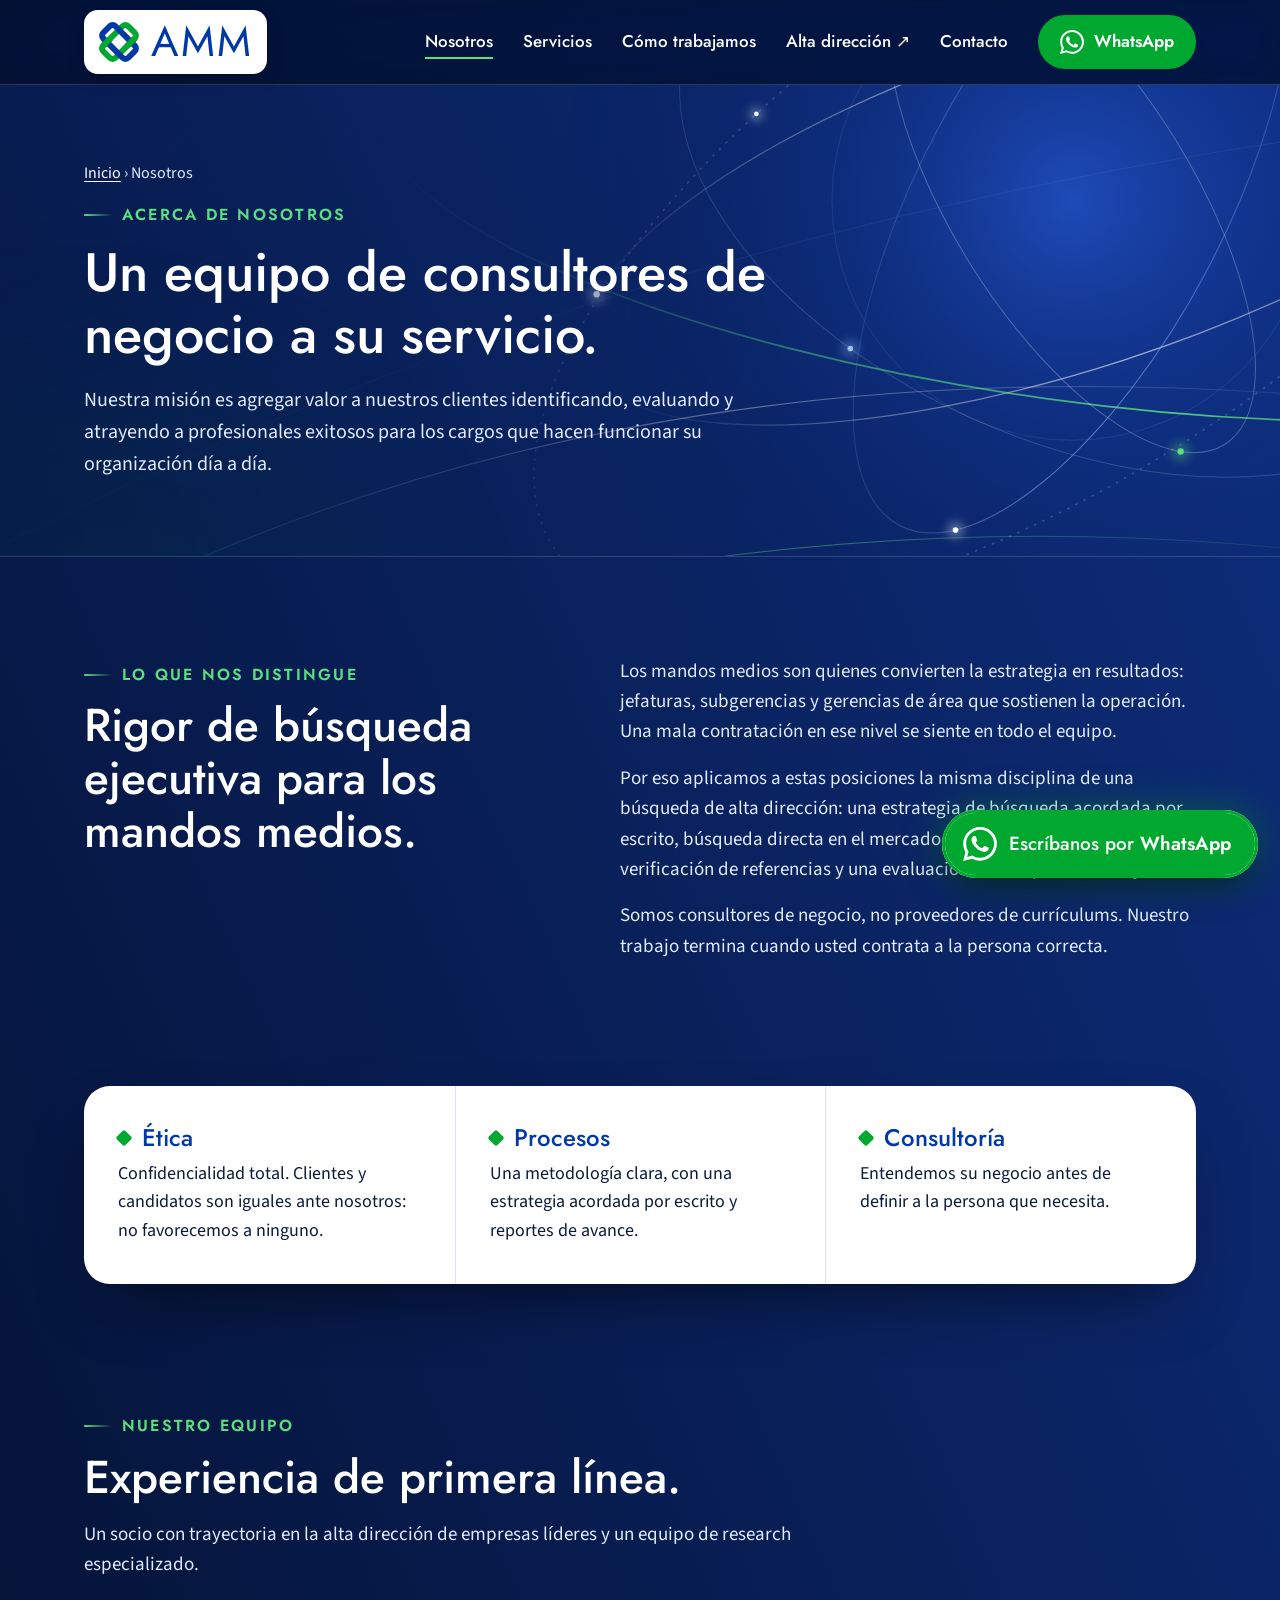
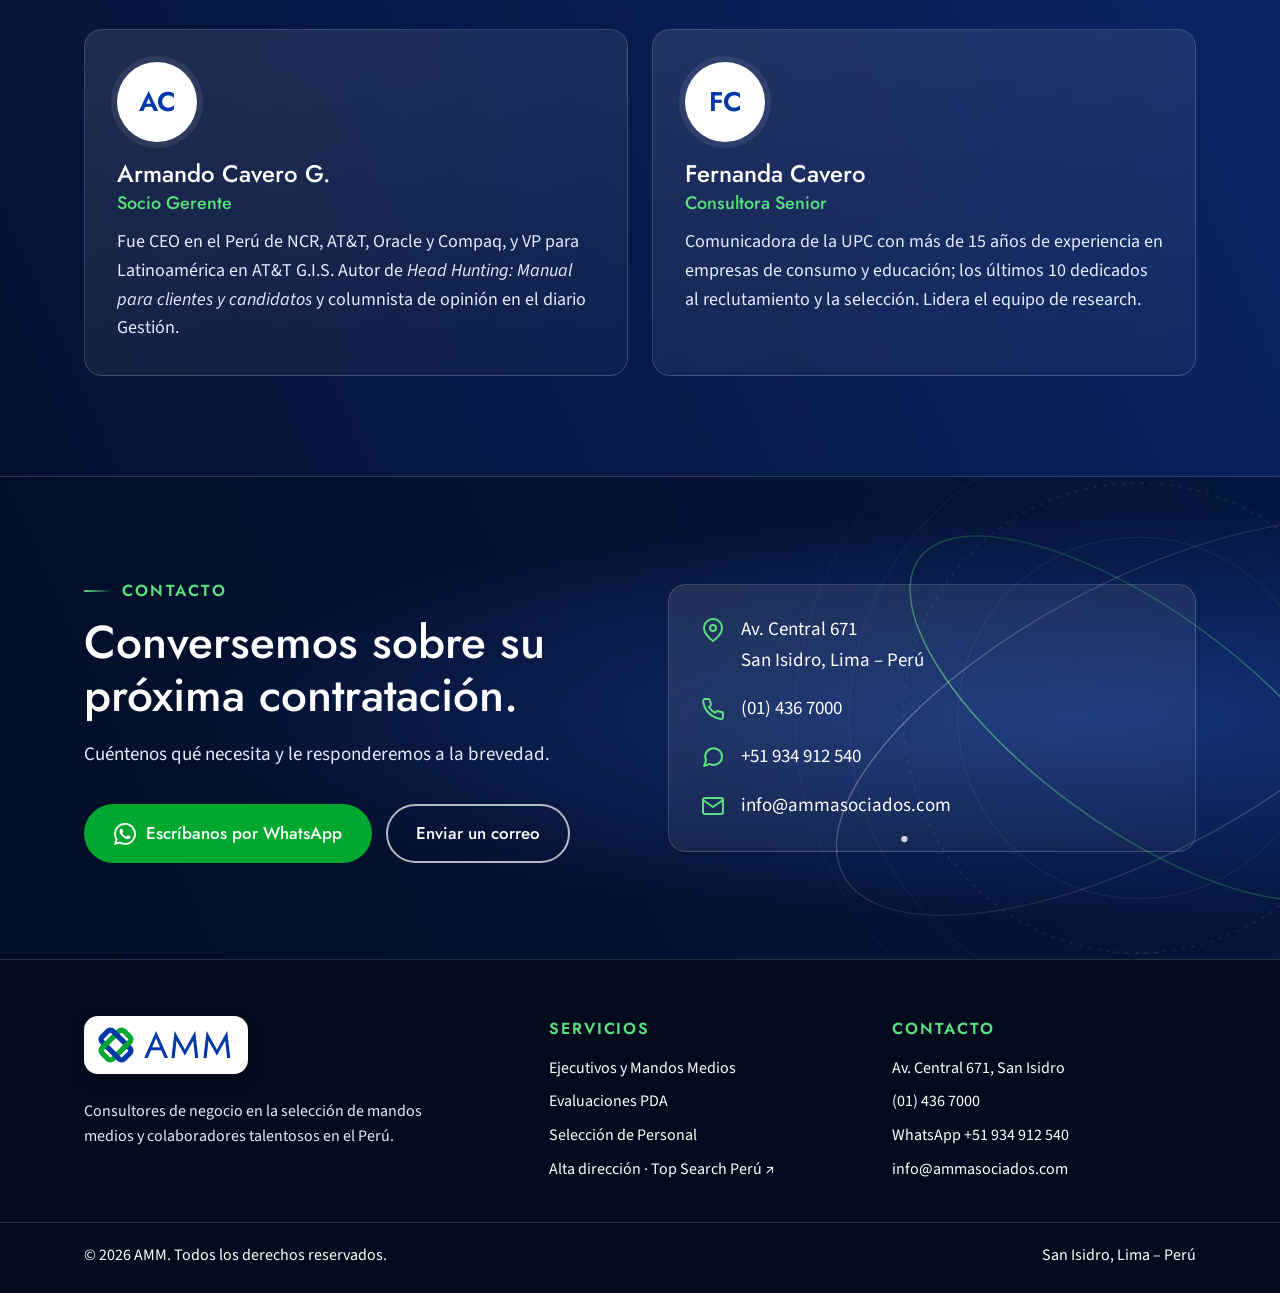
<file: nosotros/index.html>
<!doctype html>
<html lang="es-PE">
<head>
<meta charset="utf-8">
<meta name="viewport" content="width=device-width, initial-scale=1">
<title>Nosotros | AMM</title>
<meta name="description" content="Conozca a AMM: consultores de negocio especializados en la selección de mandos medios y colaboradores talentosos en el Perú.">
<link rel="canonical" href="https://ammasociados.com/nosotros/">
<meta property="og:type" content="website">
<meta property="og:site_name" content="AMM">
<meta property="og:locale" content="es_PE">
<meta property="og:title" content="Nosotros | AMM">
<meta property="og:description" content="Conozca a AMM: consultores de negocio especializados en la selección de mandos medios y colaboradores talentosos en el Perú.">
<meta property="og:url" content="https://ammasociados.com/nosotros/">
<meta property="og:image" content="https://ammasociados.com/assets/img/og-image.png">
<meta name="twitter:card" content="summary_large_image">
<meta name="theme-color" content="#0038A8">
<link rel="icon" href="/favicon.svg" type="image/svg+xml">
<link rel="apple-touch-icon" href="/assets/img/apple-touch-icon.png">
<link rel="preconnect" href="https://fonts.googleapis.com">
<link rel="preconnect" href="https://fonts.gstatic.com" crossorigin>
<link href="https://fonts.googleapis.com/css2?family=Jost:wght@400;500;600&family=Source+Sans+3:wght@400;600;700&display=swap" rel="stylesheet">
<link rel="stylesheet" href="/assets/css/styles.css">
</head>
<body class="futuro">
<a class="skip" href="#contenido">Ir al contenido</a>
<svg width="0" height="0" style="position:absolute" aria-hidden="true" focusable="false">
  <defs>
    <symbol id="amm-mark" viewBox="-185 -185 370 370">
      <defs>
        <clipPath id="cx-l"><rect x="-135" y="-40" width="90" height="80"/></clipPath>
        <clipPath id="cx-r"><rect x="45" y="-40" width="90" height="80"/></clipPath>
      </defs>
      <g transform="rotate(45)">
        <rect x="-64" y="-131" width="128" height="262" rx="30" fill="none" stroke="#00A830" stroke-width="44"/>
        <rect x="-131" y="-64" width="262" height="128" rx="30" fill="none" stroke="#0038A8" stroke-width="44"/>
      </g>
      <g clip-path="url(#cx-l)"><g transform="rotate(45)"><rect x="-64" y="-131" width="128" height="262" rx="30" fill="none" stroke="#00A830" stroke-width="44"/></g></g>
      <g clip-path="url(#cx-r)"><g transform="rotate(45)"><rect x="-64" y="-131" width="128" height="262" rx="30" fill="none" stroke="#00A830" stroke-width="44"/></g></g>
    </symbol>
  </defs>
</svg>
<header class="site">
  <div class="wrap nav">
    <a class="logo" href="/" aria-label="AMM, inicio">
      <svg viewBox="0 0 540 170" role="img" aria-label="AMM">
        <use href="#amm-mark" x="0" y="0" width="170" height="170"/>
        <text x="194" y="134" font-family="Jost, sans-serif" font-size="142" font-weight="400" fill="#0038A8" letter-spacing="7">AMM</text>
      </svg>
    </a>
    <div class="nav-right">
      <ul class="menu">
      <li><a href="/nosotros/" aria-current="page">Nosotros</a></li>
      <li><a href="/servicios/">Servicios</a></li>
      <li><a href="/#proceso">Cómo trabajamos</a></li>
      <li><a href="https://topsearch.pe/?desde=amm" target="_blank" rel="noopener">Alta dirección ↗</a></li>
      <li><a href="/contacto/">Contacto</a></li>
      </ul>
      <a class="btn btn-wa wa-head" href="https://wa.me/51934912540" target="_blank" rel="noopener" aria-label="Escríbanos por WhatsApp"><svg class="wa-ico" viewBox="0 0 24 24" fill="#FFFFFF" aria-hidden="true" focusable="false"><path d="M17.472 14.382c-.297-.149-1.758-.867-2.03-.967-.273-.099-.471-.148-.67.15-.197.297-.767.966-.94 1.164-.173.199-.347.223-.644.075-.297-.15-1.255-.463-2.39-1.475-.883-.788-1.48-1.761-1.653-2.059-.173-.297-.018-.458.13-.606.134-.133.298-.347.446-.52.149-.174.198-.298.298-.497.099-.198.05-.371-.025-.52-.075-.149-.669-1.612-.916-2.207-.242-.579-.487-.5-.669-.51-.173-.008-.371-.01-.57-.01-.198 0-.52.074-.792.372-.272.297-1.04 1.016-1.04 2.479 0 1.462 1.065 2.875 1.213 3.074.149.198 2.096 3.2 5.077 4.487.709.306 1.262.489 1.694.625.712.227 1.36.195 1.871.118.571-.085 1.758-.719 2.006-1.413.248-.694.248-1.289.173-1.413-.074-.124-.272-.198-.57-.347m-5.421 7.403h-.004a9.87 9.87 0 01-5.031-1.378l-.361-.214-3.741.982.998-3.648-.235-.374a9.86 9.86 0 01-1.51-5.26c.001-5.45 4.436-9.884 9.888-9.884 2.64 0 5.122 1.03 6.988 2.898a9.825 9.825 0 012.893 6.994c-.003 5.45-4.437 9.884-9.885 9.884m8.413-18.297A11.815 11.815 0 0012.05 0C5.495 0 .16 5.335.157 11.892c0 2.096.547 4.142 1.588 5.945L.057 24l6.305-1.654a11.882 11.882 0 005.683 1.448h.005c6.554 0 11.89-5.335 11.893-11.893a11.821 11.821 0 00-3.48-8.413Z"/></svg><span>WhatsApp</span></a>
      <button class="burger" aria-label="Abrir menú" aria-expanded="false"><span></span><span></span><span></span></button>
    </div>
  </div>
</header>

<main id="contenido">
<section class="page-hero">
  <svg class="art" viewBox="0 0 1600 900" preserveAspectRatio="xMidYMid slice" aria-hidden="true" focusable="false">
  <defs>
    <radialGradient id="glowp" cx="1340" cy="300" r="640" gradientUnits="userSpaceOnUse"><stop offset="0" stop-color="#2E66F0" stop-opacity=".55"/><stop offset=".45" stop-color="#173FAE" stop-opacity=".22"/><stop offset="1" stop-color="#071B4D" stop-opacity="0"/></radialGradient>
    <radialGradient id="glowgp" cx="120" cy="900" r="560" gradientUnits="userSpaceOnUse"><stop offset="0" stop-color="#00A830" stop-opacity=".22"/><stop offset="1" stop-color="#00A830" stop-opacity="0"/></radialGradient>
    <linearGradient id="arcAp" x1="0" x2="1"><stop offset="0" stop-color="#FFFFFF" stop-opacity="0"/><stop offset=".5" stop-color="#FFFFFF" stop-opacity=".6"/><stop offset="1" stop-color="#FFFFFF" stop-opacity="0"/></linearGradient>
    <linearGradient id="arcBp" x1="0" x2="1" y1="0" y2="1"><stop offset="0" stop-color="#9CC1FF" stop-opacity=".0"/><stop offset=".6" stop-color="#9CC1FF" stop-opacity=".55"/><stop offset="1" stop-color="#9CC1FF" stop-opacity="0"/></linearGradient>
    <linearGradient id="arcGp" x1="0" x2="1"><stop offset="0" stop-color="#5BE07F" stop-opacity="0"/><stop offset=".6" stop-color="#5BE07F" stop-opacity=".85"/><stop offset="1" stop-color="#5BE07F" stop-opacity="0"/></linearGradient>
    <filter id="blp" x="-2" y="-2" width="5" height="5"><feGaussianBlur stdDeviation="5"/></filter>
  </defs>
  <rect width="1600" height="900" fill="url(#glowp)"/>
  <rect width="1600" height="900" fill="url(#glowgp)"/>
  <circle cx="-160" cy="-260" r="620" fill="none" stroke="#FFFFFF" stroke-opacity="0.07" stroke-width="1"/><circle cx="-160" cy="-260" r="690" fill="none" stroke="#FFFFFF" stroke-opacity="0.06" stroke-width="1"/><circle cx="-160" cy="-260" r="760" fill="none" stroke="#FFFFFF" stroke-opacity="0.05" stroke-width="1"/><circle cx="-160" cy="-260" r="830" fill="none" stroke="#FFFFFF" stroke-opacity="0.04" stroke-width="1"/><circle cx="-160" cy="-260" r="900" fill="none" stroke="#FFFFFF" stroke-opacity="0.03" stroke-width="1"/>
  <path d="M-200 1000 Q 620 420 1800 560" fill="none" stroke="url(#arcAp)" stroke-width="1.3" opacity=".7"/>
  <path d="M-200 840 Q 700 330 1800 200" fill="none" stroke="#FFFFFF" stroke-opacity=".07" stroke-width="1"/>
  <path d="M-200 1080 Q 800 600 1800 760" fill="none" stroke="url(#arcGp)" stroke-width="1.2" opacity=".55"/>
  <g class="orb orb-1" style="transform-origin:1340px 300px"><ellipse cx="1340" cy="300" rx="640" ry="210" transform="rotate(-18 1340 300)" fill="none" stroke="url(#arcAp)" stroke-width="1.6" /><ellipse cx="1340" cy="300" rx="520" ry="300" transform="rotate(24 1340 300)" fill="none" stroke="rgba(255,255,255,.16)" stroke-width="1.2" /><ellipse cx="1340" cy="300" rx="780" ry="330" transform="rotate(-34 1340 300)" fill="none" stroke="rgba(255,255,255,.18)" stroke-width="2" stroke-dasharray="1.5 10" stroke-linecap="round"/><ellipse cx="1340" cy="300" rx="880" ry="250" transform="rotate(8 1340 300)" fill="none" stroke="url(#arcGp)" stroke-width="2.2" /><circle cx="745.8" cy="417.5" r="12.8" fill="#FFFFFF" opacity=".28" filter="url(#blp)"/><circle cx="745.8" cy="417.5" r="4" fill="#FFFFFF"/><circle cx="2112.1" cy="282.3" r="16.0" fill="#5BE07F" opacity=".28" filter="url(#blp)"/><circle cx="2112.1" cy="282.3" r="5" fill="#5BE07F"/><circle cx="1062.9" cy="485.2" r="11.200000000000001" fill="#9CC1FF" opacity=".28" filter="url(#blp)"/><circle cx="1062.9" cy="485.2" r="3.5" fill="#9CC1FF"/><circle cx="945.4" cy="192.1" r="9.600000000000001" fill="#FFFFFF" opacity=".28" filter="url(#blp)"/><circle cx="945.4" cy="192.1" r="3" fill="#FFFFFF"/></g>
  <g class="orb orb-2" style="transform-origin:1340px 300px"><ellipse cx="1340" cy="300" rx="360" ry="150" transform="rotate(58 1340 300)" fill="none" stroke="rgba(255,255,255,.26)" stroke-width="1.2" /><ellipse cx="1340" cy="300" rx="300" ry="300" transform="rotate(0 1340 300)" fill="none" stroke="rgba(255,255,255,.10)" stroke-width="1" /><ellipse cx="1340" cy="300" rx="460" ry="190" transform="rotate(-62 1340 300)" fill="none" stroke="url(#arcBp)" stroke-width="1.4" /><circle cx="1475.8" cy="614.1" r="12.8" fill="#5BE07F" opacity=".28" filter="url(#blp)"/><circle cx="1475.8" cy="614.1" r="4" fill="#5BE07F"/><circle cx="1194.4" cy="712.2" r="11.200000000000001" fill="#FFFFFF" opacity=".28" filter="url(#blp)"/><circle cx="1194.4" cy="712.2" r="3.5" fill="#FFFFFF"/></g>
</svg>
  <div class="wrap">
    <nav class="crumbs" aria-label="Ruta"><a href="/">Inicio</a> › Nosotros</nav>
    <span class="eyebrow">Acerca de nosotros</span>
    <h1>Un equipo de consultores de negocio a su servicio.</h1>
    <p class="lead">Nuestra misión es agregar valor a nuestros clientes identificando, evaluando y atrayendo a profesionales exitosos para los cargos que hacen funcionar su organización día a día.</p>
  </div>
</section>

<section class="block">
  <div class="wrap split top">
    <div class="head" style="margin-bottom:0">
      <span class="eyebrow">Lo que nos distingue</span>
      <h2>Rigor de búsqueda ejecutiva para los mandos medios.</h2>
    </div>
    <div class="prose">
      <p>Los mandos medios son quienes convierten la estrategia en resultados: jefaturas, subgerencias y gerencias de área que sostienen la operación. Una mala contratación en ese nivel se siente en todo el equipo.</p>
      <p>Por eso aplicamos a estas posiciones la misma disciplina de una búsqueda de alta dirección: una estrategia de búsqueda acordada por escrito, búsqueda directa en el mercado, entrevistas en profundidad, verificación de referencias y una evaluación de competencias objetiva.</p>
      <p>Somos consultores de negocio, no proveedores de currículums. Nuestro trabajo termina cuando usted contrata a la persona correcta.</p>
    </div>
  </div>
</section>

<section class="commit">
  <div class="wrap"><div class="commit-card">
    <div class="item"><h3>Ética</h3><p>Confidencialidad total. Clientes y candidatos son iguales ante nosotros: no favorecemos a ninguno.</p></div>
    <div class="item"><h3>Procesos</h3><p>Una metodología clara, con una estrategia acordada por escrito y reportes de avance.</p></div>
    <div class="item"><h3>Consultoría</h3><p>Entendemos su negocio antes de definir a la persona que necesita.</p></div>
  </div></div>
</section>

<section class="block" id="equipo">
  <div class="wrap">
    <div class="head">
      <span class="eyebrow">Nuestro equipo</span>
      <h2>Experiencia de primera línea.</h2>
      <p>Un socio con trayectoria en la alta dirección de empresas líderes y un equipo de research especializado.</p>
    </div>
    <div class="team" style="grid-template-columns:repeat(auto-fit,minmax(280px,1fr))">
        <div class="person">
          <div class="avatar">AC</div>
          <div>
            <h3>Armando Cavero G.</h3>
            <div class="role">Socio Gerente</div>
            <p>Fue CEO en el Perú de NCR, AT&amp;T, Oracle y Compaq, y VP para Latinoamérica en AT&amp;T G.I.S. Autor de <em>Head Hunting: Manual para clientes y candidatos</em> y columnista de opinión en el diario Gestión.</p>
          </div>
        </div>
        <div class="person">
          <div class="avatar">FC</div>
          <div>
            <h3>Fernanda Cavero</h3>
            <div class="role">Consultora Senior</div>
            <p>Comunicadora de la UPC con más de 15 años de experiencia en empresas de consumo y educación; los últimos 10 dedicados al reclutamiento y la selección. Lidera el equipo de research.</p>
          </div>
        </div>
      </div>
  </div>
</section>

<section class="cta-band" id="contacto-rapido">
  <div class="wrap">
    <div>
      <span class="eyebrow">Contacto</span>
      <h2>Conversemos sobre su próxima contratación.</h2>
      <p>Cuéntenos qué necesita y le responderemos a la brevedad.</p>
      <div class="ctas">
        <a class="btn btn-wa" href="https://wa.me/51934912540" target="_blank" rel="noopener"><svg class="wa-ico" viewBox="0 0 24 24" fill="#FFFFFF" aria-hidden="true" focusable="false"><path d="M17.472 14.382c-.297-.149-1.758-.867-2.03-.967-.273-.099-.471-.148-.67.15-.197.297-.767.966-.94 1.164-.173.199-.347.223-.644.075-.297-.15-1.255-.463-2.39-1.475-.883-.788-1.48-1.761-1.653-2.059-.173-.297-.018-.458.13-.606.134-.133.298-.347.446-.52.149-.174.198-.298.298-.497.099-.198.05-.371-.025-.52-.075-.149-.669-1.612-.916-2.207-.242-.579-.487-.5-.669-.51-.173-.008-.371-.01-.57-.01-.198 0-.52.074-.792.372-.272.297-1.04 1.016-1.04 2.479 0 1.462 1.065 2.875 1.213 3.074.149.198 2.096 3.2 5.077 4.487.709.306 1.262.489 1.694.625.712.227 1.36.195 1.871.118.571-.085 1.758-.719 2.006-1.413.248-.694.248-1.289.173-1.413-.074-.124-.272-.198-.57-.347m-5.421 7.403h-.004a9.87 9.87 0 01-5.031-1.378l-.361-.214-3.741.982.998-3.648-.235-.374a9.86 9.86 0 01-1.51-5.26c.001-5.45 4.436-9.884 9.888-9.884 2.64 0 5.122 1.03 6.988 2.898a9.825 9.825 0 012.893 6.994c-.003 5.45-4.437 9.884-9.885 9.884m8.413-18.297A11.815 11.815 0 0012.05 0C5.495 0 .16 5.335.157 11.892c0 2.096.547 4.142 1.588 5.945L.057 24l6.305-1.654a11.882 11.882 0 005.683 1.448h.005c6.554 0 11.89-5.335 11.893-11.893a11.821 11.821 0 00-3.48-8.413Z"/></svg>Escríbanos por WhatsApp</a>
        <a class="btn btn-ghost" href="mailto:info@ammasociados.com">Enviar un correo</a>
      </div>
    </div>
    <ul class="info">
      <li><svg width="24" height="24" viewBox="0 0 24 24" fill="none" stroke="#5BE07F" stroke-width="2" stroke-linecap="round" stroke-linejoin="round" aria-hidden="true"><path d="M21 10c0 7-9 13-9 13S3 17 3 10a9 9 0 0 1 18 0z"/><circle cx="12" cy="10" r="3"/></svg><a href="https://www.google.com/maps/search/?api=1&query=Av.+Central+671,+San+Isidro,+Lima,+Peru" target="_blank" rel="noopener">Av. Central 671<br>San Isidro, Lima – Perú</a></li>
      <li><svg width="24" height="24" viewBox="0 0 24 24" fill="none" stroke="#5BE07F" stroke-width="2" stroke-linecap="round" stroke-linejoin="round" aria-hidden="true"><path d="M22 16.92v3a2 2 0 0 1-2.18 2 19.8 19.8 0 0 1-8.63-3.07 19.5 19.5 0 0 1-6-6A19.8 19.8 0 0 1 2.12 4.18 2 2 0 0 1 4.11 2h3a2 2 0 0 1 2 1.72c.13.96.36 1.9.7 2.81a2 2 0 0 1-.45 2.11L8.09 9.91a16 16 0 0 0 6 6l1.27-1.27a2 2 0 0 1 2.11-.45c.91.34 1.85.57 2.81.7A2 2 0 0 1 22 16.92z"/></svg><a href="tel:+5114367000">(01) 436 7000</a></li>
      <li><svg width="24" height="24" viewBox="0 0 24 24" fill="none" stroke="#5BE07F" stroke-width="2" stroke-linecap="round" stroke-linejoin="round" aria-hidden="true"><path d="M21 11.5a8.4 8.4 0 0 1-12.4 7.4L3 21l2.1-5.6A8.4 8.4 0 1 1 21 11.5z"/></svg><a href="https://wa.me/51934912540" target="_blank" rel="noopener">+51 934 912 540</a></li>
      <li><svg width="24" height="24" viewBox="0 0 24 24" fill="none" stroke="#5BE07F" stroke-width="2" stroke-linecap="round" stroke-linejoin="round" aria-hidden="true"><rect x="2" y="4" width="20" height="16" rx="2"/><path d="M22 6l-10 7L2 6"/></svg><a href="mailto:info@ammasociados.com">info@ammasociados.com</a></li>
    </ul>
  </div>
</section>
</main>

<footer class="site">
  <div class="wrap cols">
    <div class="brand">
      <a class="logo" href="/" aria-label="AMM, inicio">
        <svg viewBox="0 0 540 170" style="height:44px;width:auto;display:block" role="img" aria-label="AMM"><use href="#amm-mark" width="170" height="170"/><text x="194" y="134" font-family="Jost, sans-serif" font-size="142" fill="#0038A8" letter-spacing="7">AMM</text></svg>
      </a>
      <p>Consultores de negocio en la selección de mandos medios y colaboradores talentosos en el Perú.</p>
    </div>
    <div>
      <h4>Servicios</h4>
      <ul>
        <li><a href="/servicios/seleccion-ejecutivos-mandos-medios/">Ejecutivos y Mandos Medios</a></li>
        <li><a href="/servicios/evaluaciones-pda/">Evaluaciones PDA</a></li>
        <li><a href="/servicios/seleccion-de-personal/">Selección de Personal</a></li>
        <li><a href="https://topsearch.pe/?desde=amm" target="_blank" rel="noopener">Alta dirección · Top Search Perú ↗</a></li>
      </ul>
    </div>
    <div>
      <h4>Contacto</h4>
      <ul>
        <li><a href="https://www.google.com/maps/search/?api=1&query=Av.+Central+671,+San+Isidro,+Lima,+Peru" target="_blank" rel="noopener">Av. Central 671, San Isidro</a></li>
        <li><a href="tel:+5114367000">(01) 436 7000</a></li>
        <li><a href="https://wa.me/51934912540" target="_blank" rel="noopener">WhatsApp +51 934 912 540</a></li>
        <li><a href="mailto:info@ammasociados.com">info@ammasociados.com</a></li>
      </ul>
    </div>
  </div>
  <div class="legal">
    <div class="wrap">
      <span>© 2026 AMM. Todos los derechos reservados.</span>
      <span>San Isidro, Lima – Perú</span>
    </div>
  </div>
</footer>

<a class="wa-float" href="https://wa.me/51934912540" target="_blank" rel="noopener" aria-label="Escríbanos por WhatsApp">
  <span class="wa-pulse" aria-hidden="true"></span><svg class="wa-ico" viewBox="0 0 24 24" fill="#FFFFFF" aria-hidden="true" focusable="false"><path d="M17.472 14.382c-.297-.149-1.758-.867-2.03-.967-.273-.099-.471-.148-.67.15-.197.297-.767.966-.94 1.164-.173.199-.347.223-.644.075-.297-.15-1.255-.463-2.39-1.475-.883-.788-1.48-1.761-1.653-2.059-.173-.297-.018-.458.13-.606.134-.133.298-.347.446-.52.149-.174.198-.298.298-.497.099-.198.05-.371-.025-.52-.075-.149-.669-1.612-.916-2.207-.242-.579-.487-.5-.669-.51-.173-.008-.371-.01-.57-.01-.198 0-.52.074-.792.372-.272.297-1.04 1.016-1.04 2.479 0 1.462 1.065 2.875 1.213 3.074.149.198 2.096 3.2 5.077 4.487.709.306 1.262.489 1.694.625.712.227 1.36.195 1.871.118.571-.085 1.758-.719 2.006-1.413.248-.694.248-1.289.173-1.413-.074-.124-.272-.198-.57-.347m-5.421 7.403h-.004a9.87 9.87 0 01-5.031-1.378l-.361-.214-3.741.982.998-3.648-.235-.374a9.86 9.86 0 01-1.51-5.26c.001-5.45 4.436-9.884 9.888-9.884 2.64 0 5.122 1.03 6.988 2.898a9.825 9.825 0 012.893 6.994c-.003 5.45-4.437 9.884-9.885 9.884m8.413-18.297A11.815 11.815 0 0012.05 0C5.495 0 .16 5.335.157 11.892c0 2.096.547 4.142 1.588 5.945L.057 24l6.305-1.654a11.882 11.882 0 005.683 1.448h.005c6.554 0 11.89-5.335 11.893-11.893a11.821 11.821 0 00-3.48-8.413Z"/></svg><span class="wa-txt">Escríbanos por <strong>WhatsApp</strong></span>
</a>
<script src="/assets/js/main.js?v=20261120" defer></script>
</body>
</html>
</file>
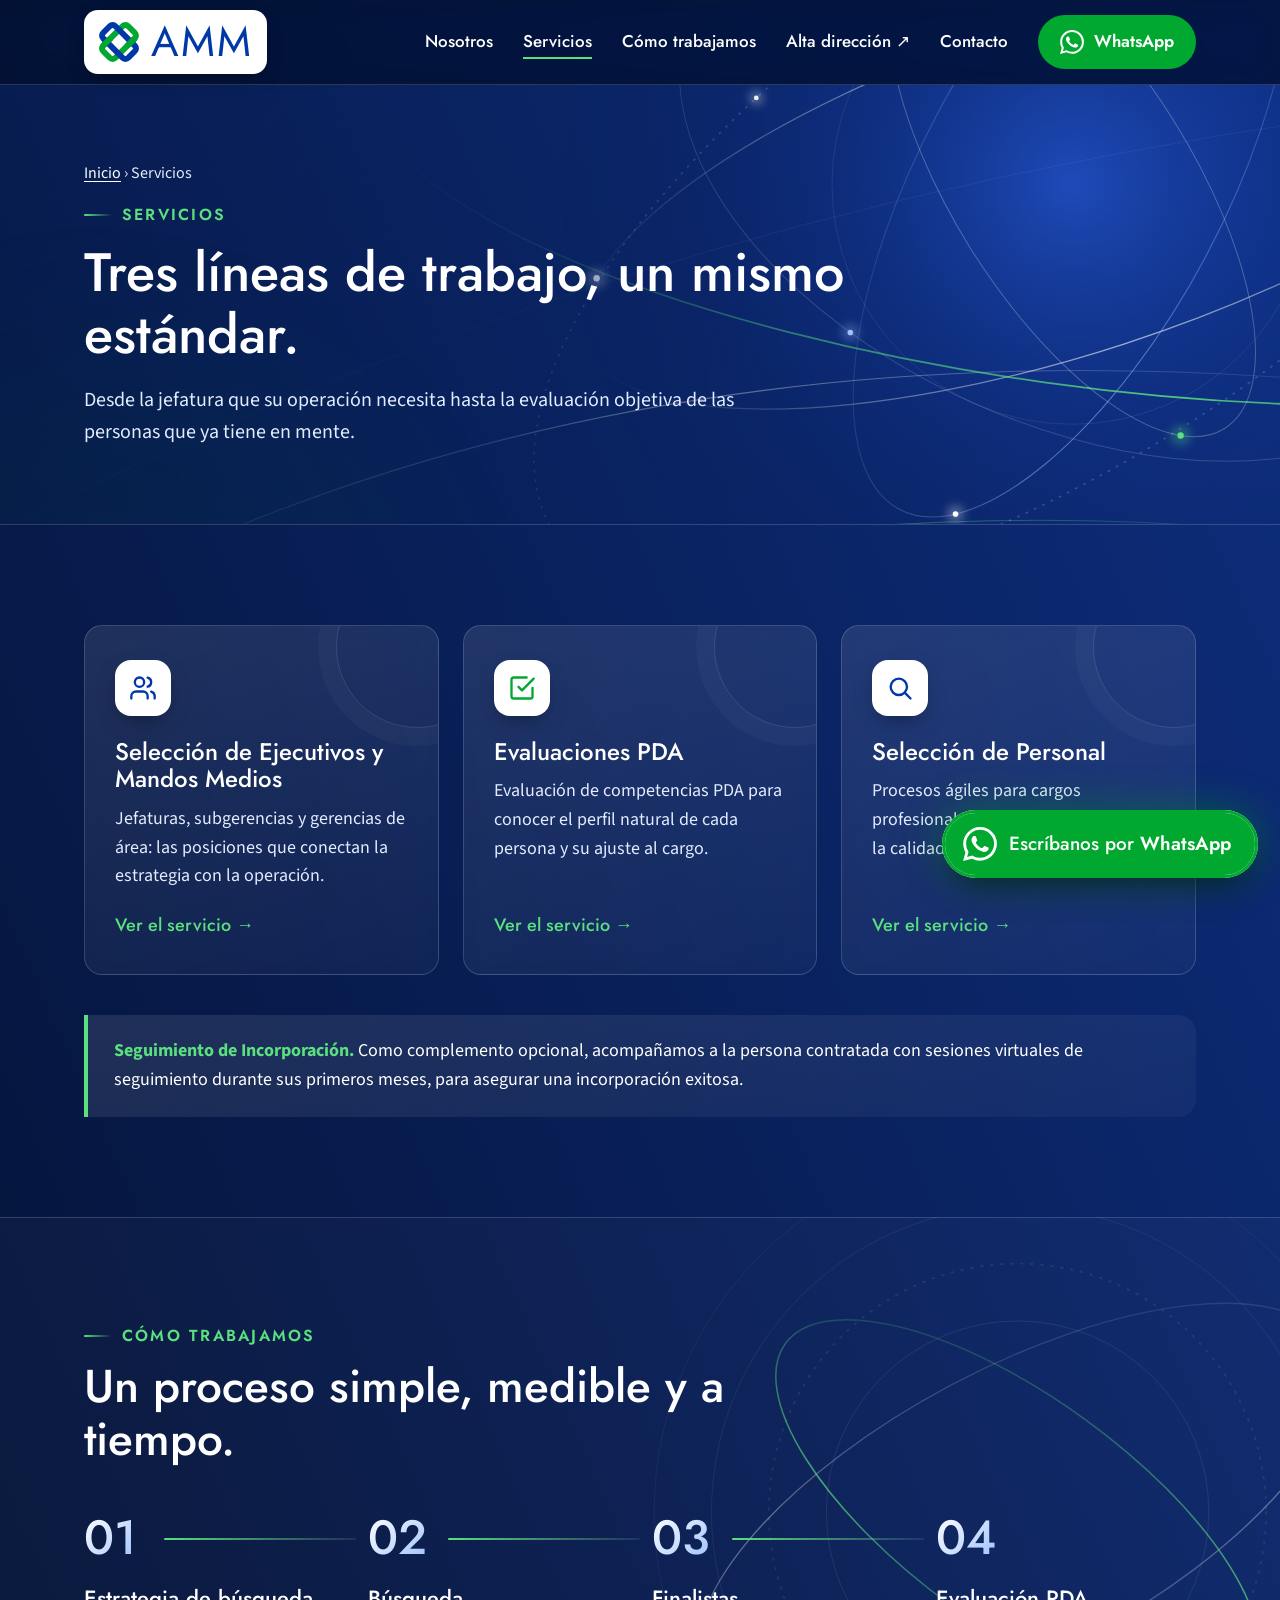
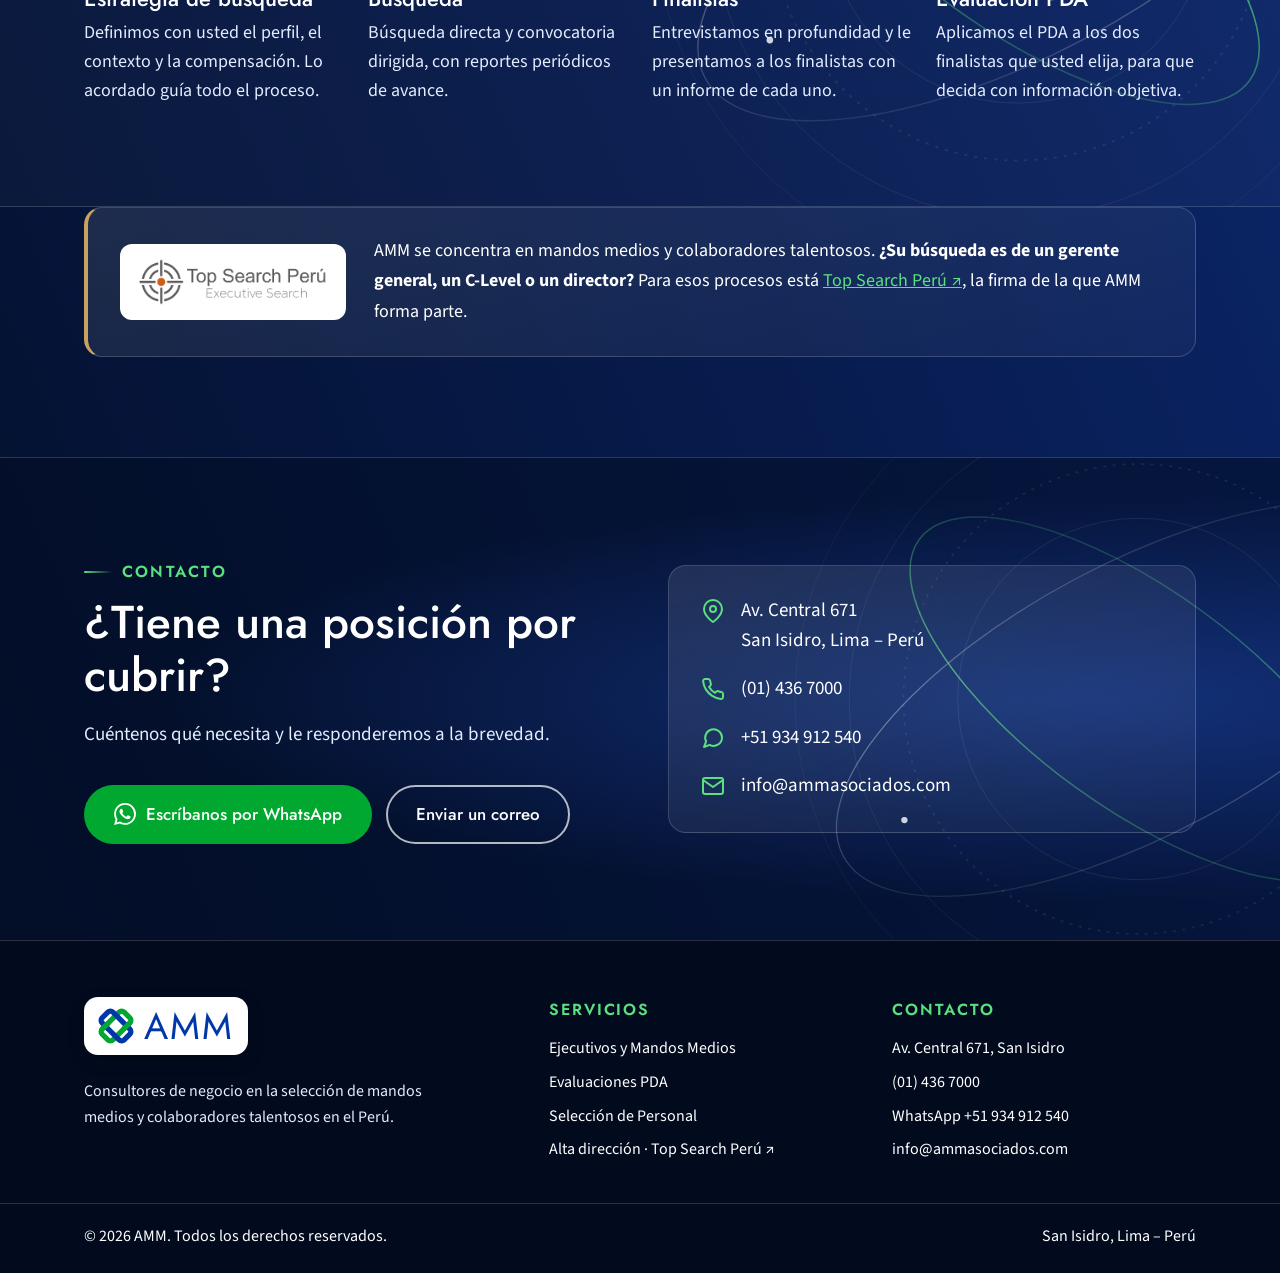
<file: servicios/index.html>
<!doctype html>
<html lang="es-PE">
<head>
<meta charset="utf-8">
<meta name="viewport" content="width=device-width, initial-scale=1">
<title>Servicios | AMM</title>
<meta name="description" content="Servicios de AMM: selección de ejecutivos y mandos medios, evaluaciones de competencias PDA y selección de personal en el Perú.">
<link rel="canonical" href="https://ammasociados.com/servicios/">
<meta property="og:type" content="website">
<meta property="og:site_name" content="AMM">
<meta property="og:locale" content="es_PE">
<meta property="og:title" content="Servicios | AMM">
<meta property="og:description" content="Servicios de AMM: selección de ejecutivos y mandos medios, evaluaciones de competencias PDA y selección de personal en el Perú.">
<meta property="og:url" content="https://ammasociados.com/servicios/">
<meta property="og:image" content="https://ammasociados.com/assets/img/og-image.png">
<meta name="twitter:card" content="summary_large_image">
<meta name="theme-color" content="#0038A8">
<link rel="icon" href="/favicon.svg" type="image/svg+xml">
<link rel="apple-touch-icon" href="/assets/img/apple-touch-icon.png">
<link rel="preconnect" href="https://fonts.googleapis.com">
<link rel="preconnect" href="https://fonts.gstatic.com" crossorigin>
<link href="https://fonts.googleapis.com/css2?family=Jost:wght@400;500;600&family=Source+Sans+3:wght@400;600;700&display=swap" rel="stylesheet">
<link rel="stylesheet" href="/assets/css/styles.css">
</head>
<body class="futuro">
<a class="skip" href="#contenido">Ir al contenido</a>
<svg width="0" height="0" style="position:absolute" aria-hidden="true" focusable="false">
  <defs>
    <symbol id="amm-mark" viewBox="-185 -185 370 370">
      <defs>
        <clipPath id="cx-l"><rect x="-135" y="-40" width="90" height="80"/></clipPath>
        <clipPath id="cx-r"><rect x="45" y="-40" width="90" height="80"/></clipPath>
      </defs>
      <g transform="rotate(45)">
        <rect x="-64" y="-131" width="128" height="262" rx="30" fill="none" stroke="#00A830" stroke-width="44"/>
        <rect x="-131" y="-64" width="262" height="128" rx="30" fill="none" stroke="#0038A8" stroke-width="44"/>
      </g>
      <g clip-path="url(#cx-l)"><g transform="rotate(45)"><rect x="-64" y="-131" width="128" height="262" rx="30" fill="none" stroke="#00A830" stroke-width="44"/></g></g>
      <g clip-path="url(#cx-r)"><g transform="rotate(45)"><rect x="-64" y="-131" width="128" height="262" rx="30" fill="none" stroke="#00A830" stroke-width="44"/></g></g>
    </symbol>
  </defs>
</svg>
<header class="site">
  <div class="wrap nav">
    <a class="logo" href="/" aria-label="AMM, inicio">
      <svg viewBox="0 0 540 170" role="img" aria-label="AMM">
        <use href="#amm-mark" x="0" y="0" width="170" height="170"/>
        <text x="194" y="134" font-family="Jost, sans-serif" font-size="142" font-weight="400" fill="#0038A8" letter-spacing="7">AMM</text>
      </svg>
    </a>
    <div class="nav-right">
      <ul class="menu">
      <li><a href="/nosotros/">Nosotros</a></li>
      <li><a href="/servicios/" aria-current="page">Servicios</a></li>
      <li><a href="/#proceso">Cómo trabajamos</a></li>
      <li><a href="https://topsearch.pe/?desde=amm" target="_blank" rel="noopener">Alta dirección ↗</a></li>
      <li><a href="/contacto/">Contacto</a></li>
      </ul>
      <a class="btn btn-wa wa-head" href="https://wa.me/51934912540" target="_blank" rel="noopener" aria-label="Escríbanos por WhatsApp"><svg class="wa-ico" viewBox="0 0 24 24" fill="#FFFFFF" aria-hidden="true" focusable="false"><path d="M17.472 14.382c-.297-.149-1.758-.867-2.03-.967-.273-.099-.471-.148-.67.15-.197.297-.767.966-.94 1.164-.173.199-.347.223-.644.075-.297-.15-1.255-.463-2.39-1.475-.883-.788-1.48-1.761-1.653-2.059-.173-.297-.018-.458.13-.606.134-.133.298-.347.446-.52.149-.174.198-.298.298-.497.099-.198.05-.371-.025-.52-.075-.149-.669-1.612-.916-2.207-.242-.579-.487-.5-.669-.51-.173-.008-.371-.01-.57-.01-.198 0-.52.074-.792.372-.272.297-1.04 1.016-1.04 2.479 0 1.462 1.065 2.875 1.213 3.074.149.198 2.096 3.2 5.077 4.487.709.306 1.262.489 1.694.625.712.227 1.36.195 1.871.118.571-.085 1.758-.719 2.006-1.413.248-.694.248-1.289.173-1.413-.074-.124-.272-.198-.57-.347m-5.421 7.403h-.004a9.87 9.87 0 01-5.031-1.378l-.361-.214-3.741.982.998-3.648-.235-.374a9.86 9.86 0 01-1.51-5.26c.001-5.45 4.436-9.884 9.888-9.884 2.64 0 5.122 1.03 6.988 2.898a9.825 9.825 0 012.893 6.994c-.003 5.45-4.437 9.884-9.885 9.884m8.413-18.297A11.815 11.815 0 0012.05 0C5.495 0 .16 5.335.157 11.892c0 2.096.547 4.142 1.588 5.945L.057 24l6.305-1.654a11.882 11.882 0 005.683 1.448h.005c6.554 0 11.89-5.335 11.893-11.893a11.821 11.821 0 00-3.48-8.413Z"/></svg><span>WhatsApp</span></a>
      <button class="burger" aria-label="Abrir menú" aria-expanded="false"><span></span><span></span><span></span></button>
    </div>
  </div>
</header>

<main id="contenido">
<section class="page-hero">
  <svg class="art" viewBox="0 0 1600 900" preserveAspectRatio="xMidYMid slice" aria-hidden="true" focusable="false">
  <defs>
    <radialGradient id="glowp" cx="1340" cy="300" r="640" gradientUnits="userSpaceOnUse"><stop offset="0" stop-color="#2E66F0" stop-opacity=".55"/><stop offset=".45" stop-color="#173FAE" stop-opacity=".22"/><stop offset="1" stop-color="#071B4D" stop-opacity="0"/></radialGradient>
    <radialGradient id="glowgp" cx="120" cy="900" r="560" gradientUnits="userSpaceOnUse"><stop offset="0" stop-color="#00A830" stop-opacity=".22"/><stop offset="1" stop-color="#00A830" stop-opacity="0"/></radialGradient>
    <linearGradient id="arcAp" x1="0" x2="1"><stop offset="0" stop-color="#FFFFFF" stop-opacity="0"/><stop offset=".5" stop-color="#FFFFFF" stop-opacity=".6"/><stop offset="1" stop-color="#FFFFFF" stop-opacity="0"/></linearGradient>
    <linearGradient id="arcBp" x1="0" x2="1" y1="0" y2="1"><stop offset="0" stop-color="#9CC1FF" stop-opacity=".0"/><stop offset=".6" stop-color="#9CC1FF" stop-opacity=".55"/><stop offset="1" stop-color="#9CC1FF" stop-opacity="0"/></linearGradient>
    <linearGradient id="arcGp" x1="0" x2="1"><stop offset="0" stop-color="#5BE07F" stop-opacity="0"/><stop offset=".6" stop-color="#5BE07F" stop-opacity=".85"/><stop offset="1" stop-color="#5BE07F" stop-opacity="0"/></linearGradient>
    <filter id="blp" x="-2" y="-2" width="5" height="5"><feGaussianBlur stdDeviation="5"/></filter>
  </defs>
  <rect width="1600" height="900" fill="url(#glowp)"/>
  <rect width="1600" height="900" fill="url(#glowgp)"/>
  <circle cx="-160" cy="-260" r="620" fill="none" stroke="#FFFFFF" stroke-opacity="0.07" stroke-width="1"/><circle cx="-160" cy="-260" r="690" fill="none" stroke="#FFFFFF" stroke-opacity="0.06" stroke-width="1"/><circle cx="-160" cy="-260" r="760" fill="none" stroke="#FFFFFF" stroke-opacity="0.05" stroke-width="1"/><circle cx="-160" cy="-260" r="830" fill="none" stroke="#FFFFFF" stroke-opacity="0.04" stroke-width="1"/><circle cx="-160" cy="-260" r="900" fill="none" stroke="#FFFFFF" stroke-opacity="0.03" stroke-width="1"/>
  <path d="M-200 1000 Q 620 420 1800 560" fill="none" stroke="url(#arcAp)" stroke-width="1.3" opacity=".7"/>
  <path d="M-200 840 Q 700 330 1800 200" fill="none" stroke="#FFFFFF" stroke-opacity=".07" stroke-width="1"/>
  <path d="M-200 1080 Q 800 600 1800 760" fill="none" stroke="url(#arcGp)" stroke-width="1.2" opacity=".55"/>
  <g class="orb orb-1" style="transform-origin:1340px 300px"><ellipse cx="1340" cy="300" rx="640" ry="210" transform="rotate(-18 1340 300)" fill="none" stroke="url(#arcAp)" stroke-width="1.6" /><ellipse cx="1340" cy="300" rx="520" ry="300" transform="rotate(24 1340 300)" fill="none" stroke="rgba(255,255,255,.16)" stroke-width="1.2" /><ellipse cx="1340" cy="300" rx="780" ry="330" transform="rotate(-34 1340 300)" fill="none" stroke="rgba(255,255,255,.18)" stroke-width="2" stroke-dasharray="1.5 10" stroke-linecap="round"/><ellipse cx="1340" cy="300" rx="880" ry="250" transform="rotate(8 1340 300)" fill="none" stroke="url(#arcGp)" stroke-width="2.2" /><circle cx="745.8" cy="417.5" r="12.8" fill="#FFFFFF" opacity=".28" filter="url(#blp)"/><circle cx="745.8" cy="417.5" r="4" fill="#FFFFFF"/><circle cx="2112.1" cy="282.3" r="16.0" fill="#5BE07F" opacity=".28" filter="url(#blp)"/><circle cx="2112.1" cy="282.3" r="5" fill="#5BE07F"/><circle cx="1062.9" cy="485.2" r="11.200000000000001" fill="#9CC1FF" opacity=".28" filter="url(#blp)"/><circle cx="1062.9" cy="485.2" r="3.5" fill="#9CC1FF"/><circle cx="945.4" cy="192.1" r="9.600000000000001" fill="#FFFFFF" opacity=".28" filter="url(#blp)"/><circle cx="945.4" cy="192.1" r="3" fill="#FFFFFF"/></g>
  <g class="orb orb-2" style="transform-origin:1340px 300px"><ellipse cx="1340" cy="300" rx="360" ry="150" transform="rotate(58 1340 300)" fill="none" stroke="rgba(255,255,255,.26)" stroke-width="1.2" /><ellipse cx="1340" cy="300" rx="300" ry="300" transform="rotate(0 1340 300)" fill="none" stroke="rgba(255,255,255,.10)" stroke-width="1" /><ellipse cx="1340" cy="300" rx="460" ry="190" transform="rotate(-62 1340 300)" fill="none" stroke="url(#arcBp)" stroke-width="1.4" /><circle cx="1475.8" cy="614.1" r="12.8" fill="#5BE07F" opacity=".28" filter="url(#blp)"/><circle cx="1475.8" cy="614.1" r="4" fill="#5BE07F"/><circle cx="1194.4" cy="712.2" r="11.200000000000001" fill="#FFFFFF" opacity=".28" filter="url(#blp)"/><circle cx="1194.4" cy="712.2" r="3.5" fill="#FFFFFF"/></g>
</svg>
  <div class="wrap">
    <nav class="crumbs" aria-label="Ruta"><a href="/">Inicio</a> › Servicios</nav>
    <span class="eyebrow">Servicios</span>
    <h1>Tres líneas de trabajo, un mismo estándar.</h1>
    <p class="lead">Desde la jefatura que su operación necesita hasta la evaluación objetiva de las personas que ya tiene en mente.</p>
  </div>
</section>

<section class="block">
  <div class="wrap">
    <div class="cards">
        <a class="card" href="/servicios/seleccion-ejecutivos-mandos-medios/">
          <div class="ico"><svg width="28" height="28" viewBox="0 0 24 24" fill="none" stroke="#0038A8" stroke-width="2" stroke-linecap="round" stroke-linejoin="round" aria-hidden="true"><path d="M16 21v-2a4 4 0 0 0-4-4H6a4 4 0 0 0-4 4v2"/><circle cx="9" cy="7" r="4"/><path d="M22 21v-2a4 4 0 0 0-3-3.87M16 3.13a4 4 0 0 1 0 7.75"/></svg></div>
          <h3>Selección de Ejecutivos y Mandos Medios</h3>
          <p>Jefaturas, subgerencias y gerencias de área: las posiciones que conectan la estrategia con la operación.</p>
          <span class="more">Ver el servicio →</span>
        </a>
        <a class="card" href="/servicios/evaluaciones-pda/">
          <div class="ico"><svg width="28" height="28" viewBox="0 0 24 24" fill="none" stroke="#00A830" stroke-width="2" stroke-linecap="round" stroke-linejoin="round" aria-hidden="true"><path d="M9 11l3 3L22 4"/><path d="M21 12v7a2 2 0 0 1-2 2H5a2 2 0 0 1-2-2V5a2 2 0 0 1 2-2h11"/></svg></div>
          <h3>Evaluaciones PDA</h3>
          <p>Evaluación de competencias PDA para conocer el perfil natural de cada persona y su ajuste al cargo.</p>
          <span class="more">Ver el servicio →</span>
        </a>
        <a class="card" href="/servicios/seleccion-de-personal/">
          <div class="ico"><svg width="28" height="28" viewBox="0 0 24 24" fill="none" stroke="#0038A8" stroke-width="2" stroke-linecap="round" stroke-linejoin="round" aria-hidden="true"><circle cx="11" cy="11" r="7"/><path d="M21 21l-4.35-4.35"/></svg></div>
          <h3>Selección de Personal</h3>
          <p>Procesos ágiles para cargos profesionales y técnicos, sin sacrificar la calidad de la evaluación.</p>
          <span class="more">Ver el servicio →</span>
        </a>
      </div>
    <div class="note"><strong>Seguimiento de Incorporación.</strong> Como complemento opcional, acompañamos a la persona contratada con sesiones virtuales de seguimiento durante sus primeros meses, para asegurar una incorporación exitosa.</div>
  </div>
</section>

<section class="block mist" id="proceso">
  <div class="wrap">
    <div class="head">
      <span class="eyebrow">Cómo trabajamos</span>
      <h2>Un proceso simple, medible y a tiempo.</h2>
    </div>
    <div class="steps">
        <div class="step"><h3>Estrategia de búsqueda</h3><p>Definimos con usted el perfil, el contexto y la compensación. Lo acordado guía todo el proceso.</p></div>
        <div class="step"><h3>Búsqueda</h3><p>Búsqueda directa y convocatoria dirigida, con reportes periódicos de avance.</p></div>
        <div class="step"><h3>Finalistas</h3><p>Entrevistamos en profundidad y le presentamos a los finalistas con un informe de cada uno.</p></div>
        <div class="step"><h3>Evaluación PDA</h3><p>Aplicamos el PDA a los dos finalistas que usted elija, para que decida con información objetiva.</p></div>
      </div>
  </div>
</section>

<section class="block tight" id="topsearch-svc"><div class="wrap"><div style="display:flex;gap:28px;align-items:center;flex-wrap:wrap;border:1px solid var(--line);border-left:4px solid #C9A25F;border-radius:var(--radius);padding:28px 32px;background:var(--glass)">
  <a href="https://topsearch.pe/?desde=amm" target="_blank" rel="noopener" style="background:#fff;border-radius:12px;padding:14px 18px;flex:none"><img src="/assets/img/logo-top-search.png" alt="Top Search Perú" style="width:190px;height:auto;display:block"></a>
  <p style="margin:0;flex:1;min-width:260px;font-size:18px;line-height:1.7">AMM se concentra en mandos medios y colaboradores talentosos. <b>¿Su búsqueda es de un gerente general, un C-Level o un director?</b> Para esos procesos está <a href="https://topsearch.pe/?desde=amm" target="_blank" rel="noopener" style="color:var(--green-hi)">Top Search Perú ↗</a>, la firma de la que AMM forma parte.</p>
</div></div></section>

<section class="cta-band" id="contacto-rapido">
  <div class="wrap">
    <div>
      <span class="eyebrow">Contacto</span>
      <h2>¿Tiene una posición por cubrir?</h2>
      <p>Cuéntenos qué necesita y le responderemos a la brevedad.</p>
      <div class="ctas">
        <a class="btn btn-wa" href="https://wa.me/51934912540" target="_blank" rel="noopener"><svg class="wa-ico" viewBox="0 0 24 24" fill="#FFFFFF" aria-hidden="true" focusable="false"><path d="M17.472 14.382c-.297-.149-1.758-.867-2.03-.967-.273-.099-.471-.148-.67.15-.197.297-.767.966-.94 1.164-.173.199-.347.223-.644.075-.297-.15-1.255-.463-2.39-1.475-.883-.788-1.48-1.761-1.653-2.059-.173-.297-.018-.458.13-.606.134-.133.298-.347.446-.52.149-.174.198-.298.298-.497.099-.198.05-.371-.025-.52-.075-.149-.669-1.612-.916-2.207-.242-.579-.487-.5-.669-.51-.173-.008-.371-.01-.57-.01-.198 0-.52.074-.792.372-.272.297-1.04 1.016-1.04 2.479 0 1.462 1.065 2.875 1.213 3.074.149.198 2.096 3.2 5.077 4.487.709.306 1.262.489 1.694.625.712.227 1.36.195 1.871.118.571-.085 1.758-.719 2.006-1.413.248-.694.248-1.289.173-1.413-.074-.124-.272-.198-.57-.347m-5.421 7.403h-.004a9.87 9.87 0 01-5.031-1.378l-.361-.214-3.741.982.998-3.648-.235-.374a9.86 9.86 0 01-1.51-5.26c.001-5.45 4.436-9.884 9.888-9.884 2.64 0 5.122 1.03 6.988 2.898a9.825 9.825 0 012.893 6.994c-.003 5.45-4.437 9.884-9.885 9.884m8.413-18.297A11.815 11.815 0 0012.05 0C5.495 0 .16 5.335.157 11.892c0 2.096.547 4.142 1.588 5.945L.057 24l6.305-1.654a11.882 11.882 0 005.683 1.448h.005c6.554 0 11.89-5.335 11.893-11.893a11.821 11.821 0 00-3.48-8.413Z"/></svg>Escríbanos por WhatsApp</a>
        <a class="btn btn-ghost" href="mailto:info@ammasociados.com">Enviar un correo</a>
      </div>
    </div>
    <ul class="info">
      <li><svg width="24" height="24" viewBox="0 0 24 24" fill="none" stroke="#5BE07F" stroke-width="2" stroke-linecap="round" stroke-linejoin="round" aria-hidden="true"><path d="M21 10c0 7-9 13-9 13S3 17 3 10a9 9 0 0 1 18 0z"/><circle cx="12" cy="10" r="3"/></svg><a href="https://www.google.com/maps/search/?api=1&query=Av.+Central+671,+San+Isidro,+Lima,+Peru" target="_blank" rel="noopener">Av. Central 671<br>San Isidro, Lima – Perú</a></li>
      <li><svg width="24" height="24" viewBox="0 0 24 24" fill="none" stroke="#5BE07F" stroke-width="2" stroke-linecap="round" stroke-linejoin="round" aria-hidden="true"><path d="M22 16.92v3a2 2 0 0 1-2.18 2 19.8 19.8 0 0 1-8.63-3.07 19.5 19.5 0 0 1-6-6A19.8 19.8 0 0 1 2.12 4.18 2 2 0 0 1 4.11 2h3a2 2 0 0 1 2 1.72c.13.96.36 1.9.7 2.81a2 2 0 0 1-.45 2.11L8.09 9.91a16 16 0 0 0 6 6l1.27-1.27a2 2 0 0 1 2.11-.45c.91.34 1.85.57 2.81.7A2 2 0 0 1 22 16.92z"/></svg><a href="tel:+5114367000">(01) 436 7000</a></li>
      <li><svg width="24" height="24" viewBox="0 0 24 24" fill="none" stroke="#5BE07F" stroke-width="2" stroke-linecap="round" stroke-linejoin="round" aria-hidden="true"><path d="M21 11.5a8.4 8.4 0 0 1-12.4 7.4L3 21l2.1-5.6A8.4 8.4 0 1 1 21 11.5z"/></svg><a href="https://wa.me/51934912540" target="_blank" rel="noopener">+51 934 912 540</a></li>
      <li><svg width="24" height="24" viewBox="0 0 24 24" fill="none" stroke="#5BE07F" stroke-width="2" stroke-linecap="round" stroke-linejoin="round" aria-hidden="true"><rect x="2" y="4" width="20" height="16" rx="2"/><path d="M22 6l-10 7L2 6"/></svg><a href="mailto:info@ammasociados.com">info@ammasociados.com</a></li>
    </ul>
  </div>
</section>
</main>

<footer class="site">
  <div class="wrap cols">
    <div class="brand">
      <a class="logo" href="/" aria-label="AMM, inicio">
        <svg viewBox="0 0 540 170" style="height:44px;width:auto;display:block" role="img" aria-label="AMM"><use href="#amm-mark" width="170" height="170"/><text x="194" y="134" font-family="Jost, sans-serif" font-size="142" fill="#0038A8" letter-spacing="7">AMM</text></svg>
      </a>
      <p>Consultores de negocio en la selección de mandos medios y colaboradores talentosos en el Perú.</p>
    </div>
    <div>
      <h4>Servicios</h4>
      <ul>
        <li><a href="/servicios/seleccion-ejecutivos-mandos-medios/">Ejecutivos y Mandos Medios</a></li>
        <li><a href="/servicios/evaluaciones-pda/">Evaluaciones PDA</a></li>
        <li><a href="/servicios/seleccion-de-personal/">Selección de Personal</a></li>
        <li><a href="https://topsearch.pe/?desde=amm" target="_blank" rel="noopener">Alta dirección · Top Search Perú ↗</a></li>
      </ul>
    </div>
    <div>
      <h4>Contacto</h4>
      <ul>
        <li><a href="https://www.google.com/maps/search/?api=1&query=Av.+Central+671,+San+Isidro,+Lima,+Peru" target="_blank" rel="noopener">Av. Central 671, San Isidro</a></li>
        <li><a href="tel:+5114367000">(01) 436 7000</a></li>
        <li><a href="https://wa.me/51934912540" target="_blank" rel="noopener">WhatsApp +51 934 912 540</a></li>
        <li><a href="mailto:info@ammasociados.com">info@ammasociados.com</a></li>
      </ul>
    </div>
  </div>
  <div class="legal">
    <div class="wrap">
      <span>© 2026 AMM. Todos los derechos reservados.</span>
      <span>San Isidro, Lima – Perú</span>
    </div>
  </div>
</footer>

<a class="wa-float" href="https://wa.me/51934912540" target="_blank" rel="noopener" aria-label="Escríbanos por WhatsApp">
  <span class="wa-pulse" aria-hidden="true"></span><svg class="wa-ico" viewBox="0 0 24 24" fill="#FFFFFF" aria-hidden="true" focusable="false"><path d="M17.472 14.382c-.297-.149-1.758-.867-2.03-.967-.273-.099-.471-.148-.67.15-.197.297-.767.966-.94 1.164-.173.199-.347.223-.644.075-.297-.15-1.255-.463-2.39-1.475-.883-.788-1.48-1.761-1.653-2.059-.173-.297-.018-.458.13-.606.134-.133.298-.347.446-.52.149-.174.198-.298.298-.497.099-.198.05-.371-.025-.52-.075-.149-.669-1.612-.916-2.207-.242-.579-.487-.5-.669-.51-.173-.008-.371-.01-.57-.01-.198 0-.52.074-.792.372-.272.297-1.04 1.016-1.04 2.479 0 1.462 1.065 2.875 1.213 3.074.149.198 2.096 3.2 5.077 4.487.709.306 1.262.489 1.694.625.712.227 1.36.195 1.871.118.571-.085 1.758-.719 2.006-1.413.248-.694.248-1.289.173-1.413-.074-.124-.272-.198-.57-.347m-5.421 7.403h-.004a9.87 9.87 0 01-5.031-1.378l-.361-.214-3.741.982.998-3.648-.235-.374a9.86 9.86 0 01-1.51-5.26c.001-5.45 4.436-9.884 9.888-9.884 2.64 0 5.122 1.03 6.988 2.898a9.825 9.825 0 012.893 6.994c-.003 5.45-4.437 9.884-9.885 9.884m8.413-18.297A11.815 11.815 0 0012.05 0C5.495 0 .16 5.335.157 11.892c0 2.096.547 4.142 1.588 5.945L.057 24l6.305-1.654a11.882 11.882 0 005.683 1.448h.005c6.554 0 11.89-5.335 11.893-11.893a11.821 11.821 0 00-3.48-8.413Z"/></svg><span class="wa-txt">Escríbanos por <strong>WhatsApp</strong></span>
</a>
<script src="/assets/js/main.js?v=20261120" defer></script>
</body>
</html>
</file>
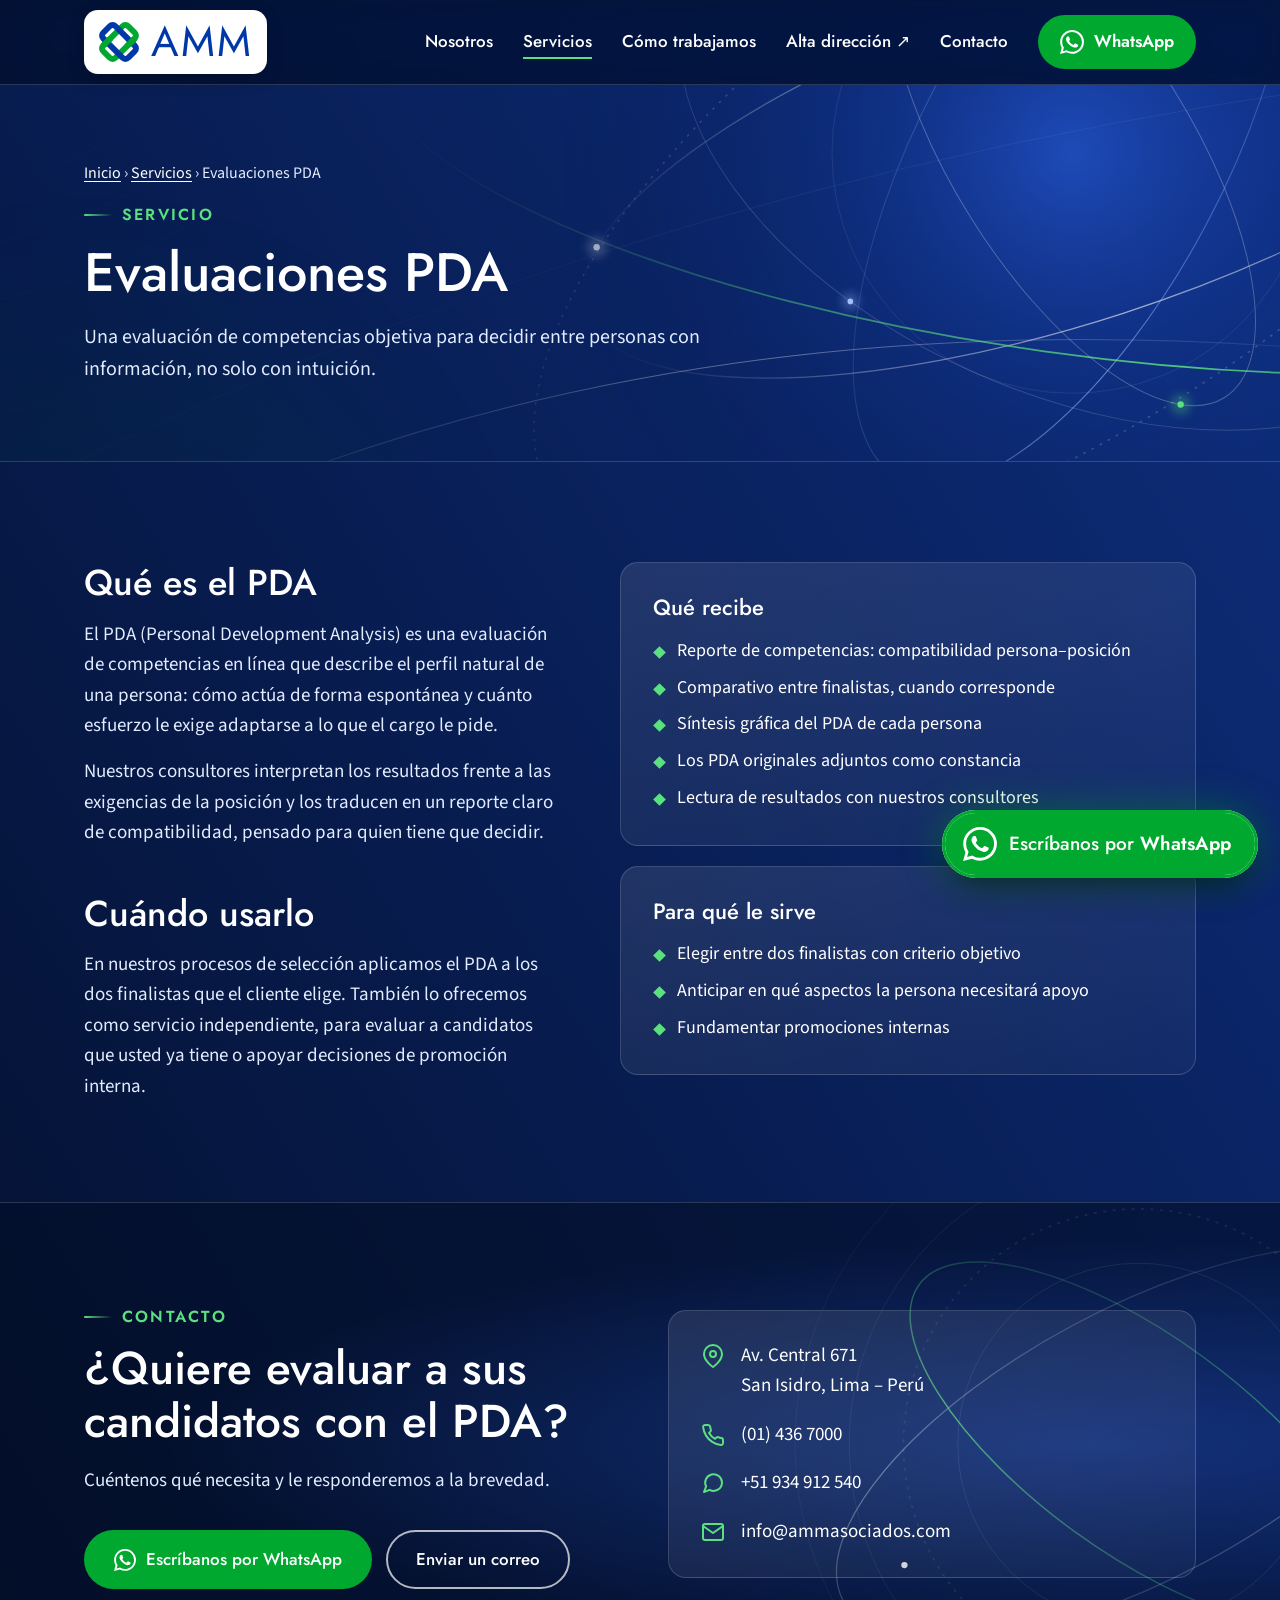
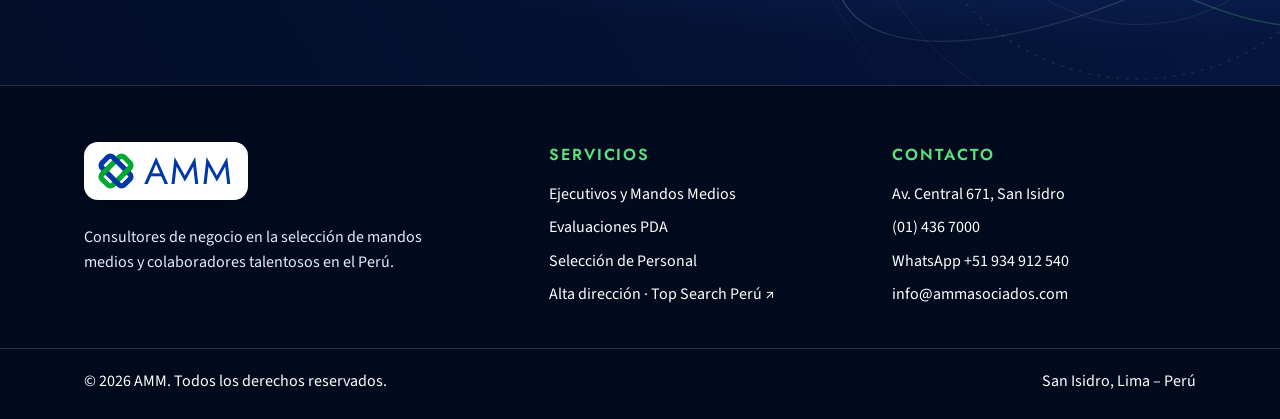
<file: servicios/evaluaciones-pda/index.html>
<!doctype html>
<html lang="es-PE">
<head>
<meta charset="utf-8">
<meta name="viewport" content="width=device-width, initial-scale=1">
<title>Evaluaciones PDA | AMM</title>
<meta name="description" content="Evaluaciones de competencias PDA (Personal Development Analysis) para finalistas, candidatos y promociones internas en el Perú. AMM.">
<link rel="canonical" href="https://ammasociados.com/servicios/evaluaciones-pda/">
<meta property="og:type" content="website">
<meta property="og:site_name" content="AMM">
<meta property="og:locale" content="es_PE">
<meta property="og:title" content="Evaluaciones PDA | AMM">
<meta property="og:description" content="Evaluaciones de competencias PDA (Personal Development Analysis) para finalistas, candidatos y promociones internas en el Perú. AMM.">
<meta property="og:url" content="https://ammasociados.com/servicios/evaluaciones-pda/">
<meta property="og:image" content="https://ammasociados.com/assets/img/og-image.png">
<meta name="twitter:card" content="summary_large_image">
<meta name="theme-color" content="#0038A8">
<link rel="icon" href="/favicon.svg" type="image/svg+xml">
<link rel="apple-touch-icon" href="/assets/img/apple-touch-icon.png">
<link rel="preconnect" href="https://fonts.googleapis.com">
<link rel="preconnect" href="https://fonts.gstatic.com" crossorigin>
<link href="https://fonts.googleapis.com/css2?family=Jost:wght@400;500;600&family=Source+Sans+3:wght@400;600;700&display=swap" rel="stylesheet">
<link rel="stylesheet" href="/assets/css/styles.css">
</head>
<body class="futuro">
<a class="skip" href="#contenido">Ir al contenido</a>
<svg width="0" height="0" style="position:absolute" aria-hidden="true" focusable="false">
  <defs>
    <symbol id="amm-mark" viewBox="-185 -185 370 370">
      <defs>
        <clipPath id="cx-l"><rect x="-135" y="-40" width="90" height="80"/></clipPath>
        <clipPath id="cx-r"><rect x="45" y="-40" width="90" height="80"/></clipPath>
      </defs>
      <g transform="rotate(45)">
        <rect x="-64" y="-131" width="128" height="262" rx="30" fill="none" stroke="#00A830" stroke-width="44"/>
        <rect x="-131" y="-64" width="262" height="128" rx="30" fill="none" stroke="#0038A8" stroke-width="44"/>
      </g>
      <g clip-path="url(#cx-l)"><g transform="rotate(45)"><rect x="-64" y="-131" width="128" height="262" rx="30" fill="none" stroke="#00A830" stroke-width="44"/></g></g>
      <g clip-path="url(#cx-r)"><g transform="rotate(45)"><rect x="-64" y="-131" width="128" height="262" rx="30" fill="none" stroke="#00A830" stroke-width="44"/></g></g>
    </symbol>
  </defs>
</svg>
<header class="site">
  <div class="wrap nav">
    <a class="logo" href="/" aria-label="AMM, inicio">
      <svg viewBox="0 0 540 170" role="img" aria-label="AMM">
        <use href="#amm-mark" x="0" y="0" width="170" height="170"/>
        <text x="194" y="134" font-family="Jost, sans-serif" font-size="142" font-weight="400" fill="#0038A8" letter-spacing="7">AMM</text>
      </svg>
    </a>
    <div class="nav-right">
      <ul class="menu">
      <li><a href="/nosotros/">Nosotros</a></li>
      <li><a href="/servicios/" aria-current="page">Servicios</a></li>
      <li><a href="/#proceso">Cómo trabajamos</a></li>
      <li><a href="https://topsearch.pe/?desde=amm" target="_blank" rel="noopener">Alta dirección ↗</a></li>
      <li><a href="/contacto/">Contacto</a></li>
      </ul>
      <a class="btn btn-wa wa-head" href="https://wa.me/51934912540" target="_blank" rel="noopener" aria-label="Escríbanos por WhatsApp"><svg class="wa-ico" viewBox="0 0 24 24" fill="#FFFFFF" aria-hidden="true" focusable="false"><path d="M17.472 14.382c-.297-.149-1.758-.867-2.03-.967-.273-.099-.471-.148-.67.15-.197.297-.767.966-.94 1.164-.173.199-.347.223-.644.075-.297-.15-1.255-.463-2.39-1.475-.883-.788-1.48-1.761-1.653-2.059-.173-.297-.018-.458.13-.606.134-.133.298-.347.446-.52.149-.174.198-.298.298-.497.099-.198.05-.371-.025-.52-.075-.149-.669-1.612-.916-2.207-.242-.579-.487-.5-.669-.51-.173-.008-.371-.01-.57-.01-.198 0-.52.074-.792.372-.272.297-1.04 1.016-1.04 2.479 0 1.462 1.065 2.875 1.213 3.074.149.198 2.096 3.2 5.077 4.487.709.306 1.262.489 1.694.625.712.227 1.36.195 1.871.118.571-.085 1.758-.719 2.006-1.413.248-.694.248-1.289.173-1.413-.074-.124-.272-.198-.57-.347m-5.421 7.403h-.004a9.87 9.87 0 01-5.031-1.378l-.361-.214-3.741.982.998-3.648-.235-.374a9.86 9.86 0 01-1.51-5.26c.001-5.45 4.436-9.884 9.888-9.884 2.64 0 5.122 1.03 6.988 2.898a9.825 9.825 0 012.893 6.994c-.003 5.45-4.437 9.884-9.885 9.884m8.413-18.297A11.815 11.815 0 0012.05 0C5.495 0 .16 5.335.157 11.892c0 2.096.547 4.142 1.588 5.945L.057 24l6.305-1.654a11.882 11.882 0 005.683 1.448h.005c6.554 0 11.89-5.335 11.893-11.893a11.821 11.821 0 00-3.48-8.413Z"/></svg><span>WhatsApp</span></a>
      <button class="burger" aria-label="Abrir menú" aria-expanded="false"><span></span><span></span><span></span></button>
    </div>
  </div>
</header>

<main id="contenido">
<section class="page-hero">
  <svg class="art" viewBox="0 0 1600 900" preserveAspectRatio="xMidYMid slice" aria-hidden="true" focusable="false">
  <defs>
    <radialGradient id="glowp" cx="1340" cy="300" r="640" gradientUnits="userSpaceOnUse"><stop offset="0" stop-color="#2E66F0" stop-opacity=".55"/><stop offset=".45" stop-color="#173FAE" stop-opacity=".22"/><stop offset="1" stop-color="#071B4D" stop-opacity="0"/></radialGradient>
    <radialGradient id="glowgp" cx="120" cy="900" r="560" gradientUnits="userSpaceOnUse"><stop offset="0" stop-color="#00A830" stop-opacity=".22"/><stop offset="1" stop-color="#00A830" stop-opacity="0"/></radialGradient>
    <linearGradient id="arcAp" x1="0" x2="1"><stop offset="0" stop-color="#FFFFFF" stop-opacity="0"/><stop offset=".5" stop-color="#FFFFFF" stop-opacity=".6"/><stop offset="1" stop-color="#FFFFFF" stop-opacity="0"/></linearGradient>
    <linearGradient id="arcBp" x1="0" x2="1" y1="0" y2="1"><stop offset="0" stop-color="#9CC1FF" stop-opacity=".0"/><stop offset=".6" stop-color="#9CC1FF" stop-opacity=".55"/><stop offset="1" stop-color="#9CC1FF" stop-opacity="0"/></linearGradient>
    <linearGradient id="arcGp" x1="0" x2="1"><stop offset="0" stop-color="#5BE07F" stop-opacity="0"/><stop offset=".6" stop-color="#5BE07F" stop-opacity=".85"/><stop offset="1" stop-color="#5BE07F" stop-opacity="0"/></linearGradient>
    <filter id="blp" x="-2" y="-2" width="5" height="5"><feGaussianBlur stdDeviation="5"/></filter>
  </defs>
  <rect width="1600" height="900" fill="url(#glowp)"/>
  <rect width="1600" height="900" fill="url(#glowgp)"/>
  <circle cx="-160" cy="-260" r="620" fill="none" stroke="#FFFFFF" stroke-opacity="0.07" stroke-width="1"/><circle cx="-160" cy="-260" r="690" fill="none" stroke="#FFFFFF" stroke-opacity="0.06" stroke-width="1"/><circle cx="-160" cy="-260" r="760" fill="none" stroke="#FFFFFF" stroke-opacity="0.05" stroke-width="1"/><circle cx="-160" cy="-260" r="830" fill="none" stroke="#FFFFFF" stroke-opacity="0.04" stroke-width="1"/><circle cx="-160" cy="-260" r="900" fill="none" stroke="#FFFFFF" stroke-opacity="0.03" stroke-width="1"/>
  <path d="M-200 1000 Q 620 420 1800 560" fill="none" stroke="url(#arcAp)" stroke-width="1.3" opacity=".7"/>
  <path d="M-200 840 Q 700 330 1800 200" fill="none" stroke="#FFFFFF" stroke-opacity=".07" stroke-width="1"/>
  <path d="M-200 1080 Q 800 600 1800 760" fill="none" stroke="url(#arcGp)" stroke-width="1.2" opacity=".55"/>
  <g class="orb orb-1" style="transform-origin:1340px 300px"><ellipse cx="1340" cy="300" rx="640" ry="210" transform="rotate(-18 1340 300)" fill="none" stroke="url(#arcAp)" stroke-width="1.6" /><ellipse cx="1340" cy="300" rx="520" ry="300" transform="rotate(24 1340 300)" fill="none" stroke="rgba(255,255,255,.16)" stroke-width="1.2" /><ellipse cx="1340" cy="300" rx="780" ry="330" transform="rotate(-34 1340 300)" fill="none" stroke="rgba(255,255,255,.18)" stroke-width="2" stroke-dasharray="1.5 10" stroke-linecap="round"/><ellipse cx="1340" cy="300" rx="880" ry="250" transform="rotate(8 1340 300)" fill="none" stroke="url(#arcGp)" stroke-width="2.2" /><circle cx="745.8" cy="417.5" r="12.8" fill="#FFFFFF" opacity=".28" filter="url(#blp)"/><circle cx="745.8" cy="417.5" r="4" fill="#FFFFFF"/><circle cx="2112.1" cy="282.3" r="16.0" fill="#5BE07F" opacity=".28" filter="url(#blp)"/><circle cx="2112.1" cy="282.3" r="5" fill="#5BE07F"/><circle cx="1062.9" cy="485.2" r="11.200000000000001" fill="#9CC1FF" opacity=".28" filter="url(#blp)"/><circle cx="1062.9" cy="485.2" r="3.5" fill="#9CC1FF"/><circle cx="945.4" cy="192.1" r="9.600000000000001" fill="#FFFFFF" opacity=".28" filter="url(#blp)"/><circle cx="945.4" cy="192.1" r="3" fill="#FFFFFF"/></g>
  <g class="orb orb-2" style="transform-origin:1340px 300px"><ellipse cx="1340" cy="300" rx="360" ry="150" transform="rotate(58 1340 300)" fill="none" stroke="rgba(255,255,255,.26)" stroke-width="1.2" /><ellipse cx="1340" cy="300" rx="300" ry="300" transform="rotate(0 1340 300)" fill="none" stroke="rgba(255,255,255,.10)" stroke-width="1" /><ellipse cx="1340" cy="300" rx="460" ry="190" transform="rotate(-62 1340 300)" fill="none" stroke="url(#arcBp)" stroke-width="1.4" /><circle cx="1475.8" cy="614.1" r="12.8" fill="#5BE07F" opacity=".28" filter="url(#blp)"/><circle cx="1475.8" cy="614.1" r="4" fill="#5BE07F"/><circle cx="1194.4" cy="712.2" r="11.200000000000001" fill="#FFFFFF" opacity=".28" filter="url(#blp)"/><circle cx="1194.4" cy="712.2" r="3.5" fill="#FFFFFF"/></g>
</svg>
  <div class="wrap">
    <nav class="crumbs" aria-label="Ruta"><a href="/">Inicio</a> › <a href="/servicios/">Servicios</a> › Evaluaciones PDA</nav>
    <span class="eyebrow">Servicio</span>
    <h1>Evaluaciones PDA</h1>
    <p class="lead">Una evaluación de competencias objetiva para decidir entre personas con información, no solo con intuición.</p>
  </div>
</section>

<section class="block">
  <div class="wrap split top">
    <div class="prose">
      <h2>Qué es el PDA</h2>
      <p>El PDA (Personal Development Analysis) es una evaluación de competencias en línea que describe el perfil natural de una persona: cómo actúa de forma espontánea y cuánto esfuerzo le exige adaptarse a lo que el cargo le pide.</p>
      <p>Nuestros consultores interpretan los resultados frente a las exigencias de la posición y los traducen en un reporte claro de compatibilidad, pensado para quien tiene que decidir.</p>
      <h2>Cuándo usarlo</h2>
      <p>En nuestros procesos de selección aplicamos el PDA a los dos finalistas que el cliente elige. También lo ofrecemos como servicio independiente, para evaluar a candidatos que usted ya tiene o apoyar decisiones de promoción interna.</p>
    </div>
    <div>
      <div class="panel">
        <h3>Qué recibe</h3>
        <ul class="check">
          <li>Reporte de competencias: compatibilidad persona–posición</li>
          <li>Comparativo entre finalistas, cuando corresponde</li>
          <li>Síntesis gráfica del PDA de cada persona</li>
          <li>Los PDA originales adjuntos como constancia</li>
          <li>Lectura de resultados con nuestros consultores</li>
        </ul>
      </div>
      <div class="panel">
        <h3>Para qué le sirve</h3>
        <ul class="check">
          <li>Elegir entre dos finalistas con criterio objetivo</li>
          <li>Anticipar en qué aspectos la persona necesitará apoyo</li>
          <li>Fundamentar promociones internas</li>
        </ul>
      </div>
    </div>
  </div>
</section>

<section class="cta-band" id="contacto-rapido">
  <div class="wrap">
    <div>
      <span class="eyebrow">Contacto</span>
      <h2>¿Quiere evaluar a sus candidatos con el PDA?</h2>
      <p>Cuéntenos qué necesita y le responderemos a la brevedad.</p>
      <div class="ctas">
        <a class="btn btn-wa" href="https://wa.me/51934912540" target="_blank" rel="noopener"><svg class="wa-ico" viewBox="0 0 24 24" fill="#FFFFFF" aria-hidden="true" focusable="false"><path d="M17.472 14.382c-.297-.149-1.758-.867-2.03-.967-.273-.099-.471-.148-.67.15-.197.297-.767.966-.94 1.164-.173.199-.347.223-.644.075-.297-.15-1.255-.463-2.39-1.475-.883-.788-1.48-1.761-1.653-2.059-.173-.297-.018-.458.13-.606.134-.133.298-.347.446-.52.149-.174.198-.298.298-.497.099-.198.05-.371-.025-.52-.075-.149-.669-1.612-.916-2.207-.242-.579-.487-.5-.669-.51-.173-.008-.371-.01-.57-.01-.198 0-.52.074-.792.372-.272.297-1.04 1.016-1.04 2.479 0 1.462 1.065 2.875 1.213 3.074.149.198 2.096 3.2 5.077 4.487.709.306 1.262.489 1.694.625.712.227 1.36.195 1.871.118.571-.085 1.758-.719 2.006-1.413.248-.694.248-1.289.173-1.413-.074-.124-.272-.198-.57-.347m-5.421 7.403h-.004a9.87 9.87 0 01-5.031-1.378l-.361-.214-3.741.982.998-3.648-.235-.374a9.86 9.86 0 01-1.51-5.26c.001-5.45 4.436-9.884 9.888-9.884 2.64 0 5.122 1.03 6.988 2.898a9.825 9.825 0 012.893 6.994c-.003 5.45-4.437 9.884-9.885 9.884m8.413-18.297A11.815 11.815 0 0012.05 0C5.495 0 .16 5.335.157 11.892c0 2.096.547 4.142 1.588 5.945L.057 24l6.305-1.654a11.882 11.882 0 005.683 1.448h.005c6.554 0 11.89-5.335 11.893-11.893a11.821 11.821 0 00-3.48-8.413Z"/></svg>Escríbanos por WhatsApp</a>
        <a class="btn btn-ghost" href="mailto:info@ammasociados.com">Enviar un correo</a>
      </div>
    </div>
    <ul class="info">
      <li><svg width="24" height="24" viewBox="0 0 24 24" fill="none" stroke="#5BE07F" stroke-width="2" stroke-linecap="round" stroke-linejoin="round" aria-hidden="true"><path d="M21 10c0 7-9 13-9 13S3 17 3 10a9 9 0 0 1 18 0z"/><circle cx="12" cy="10" r="3"/></svg><a href="https://www.google.com/maps/search/?api=1&query=Av.+Central+671,+San+Isidro,+Lima,+Peru" target="_blank" rel="noopener">Av. Central 671<br>San Isidro, Lima – Perú</a></li>
      <li><svg width="24" height="24" viewBox="0 0 24 24" fill="none" stroke="#5BE07F" stroke-width="2" stroke-linecap="round" stroke-linejoin="round" aria-hidden="true"><path d="M22 16.92v3a2 2 0 0 1-2.18 2 19.8 19.8 0 0 1-8.63-3.07 19.5 19.5 0 0 1-6-6A19.8 19.8 0 0 1 2.12 4.18 2 2 0 0 1 4.11 2h3a2 2 0 0 1 2 1.72c.13.96.36 1.9.7 2.81a2 2 0 0 1-.45 2.11L8.09 9.91a16 16 0 0 0 6 6l1.27-1.27a2 2 0 0 1 2.11-.45c.91.34 1.85.57 2.81.7A2 2 0 0 1 22 16.92z"/></svg><a href="tel:+5114367000">(01) 436 7000</a></li>
      <li><svg width="24" height="24" viewBox="0 0 24 24" fill="none" stroke="#5BE07F" stroke-width="2" stroke-linecap="round" stroke-linejoin="round" aria-hidden="true"><path d="M21 11.5a8.4 8.4 0 0 1-12.4 7.4L3 21l2.1-5.6A8.4 8.4 0 1 1 21 11.5z"/></svg><a href="https://wa.me/51934912540" target="_blank" rel="noopener">+51 934 912 540</a></li>
      <li><svg width="24" height="24" viewBox="0 0 24 24" fill="none" stroke="#5BE07F" stroke-width="2" stroke-linecap="round" stroke-linejoin="round" aria-hidden="true"><rect x="2" y="4" width="20" height="16" rx="2"/><path d="M22 6l-10 7L2 6"/></svg><a href="mailto:info@ammasociados.com">info@ammasociados.com</a></li>
    </ul>
  </div>
</section>
</main>

<footer class="site">
  <div class="wrap cols">
    <div class="brand">
      <a class="logo" href="/" aria-label="AMM, inicio">
        <svg viewBox="0 0 540 170" style="height:44px;width:auto;display:block" role="img" aria-label="AMM"><use href="#amm-mark" width="170" height="170"/><text x="194" y="134" font-family="Jost, sans-serif" font-size="142" fill="#0038A8" letter-spacing="7">AMM</text></svg>
      </a>
      <p>Consultores de negocio en la selección de mandos medios y colaboradores talentosos en el Perú.</p>
    </div>
    <div>
      <h4>Servicios</h4>
      <ul>
        <li><a href="/servicios/seleccion-ejecutivos-mandos-medios/">Ejecutivos y Mandos Medios</a></li>
        <li><a href="/servicios/evaluaciones-pda/">Evaluaciones PDA</a></li>
        <li><a href="/servicios/seleccion-de-personal/">Selección de Personal</a></li>
        <li><a href="https://topsearch.pe/?desde=amm" target="_blank" rel="noopener">Alta dirección · Top Search Perú ↗</a></li>
      </ul>
    </div>
    <div>
      <h4>Contacto</h4>
      <ul>
        <li><a href="https://www.google.com/maps/search/?api=1&query=Av.+Central+671,+San+Isidro,+Lima,+Peru" target="_blank" rel="noopener">Av. Central 671, San Isidro</a></li>
        <li><a href="tel:+5114367000">(01) 436 7000</a></li>
        <li><a href="https://wa.me/51934912540" target="_blank" rel="noopener">WhatsApp +51 934 912 540</a></li>
        <li><a href="mailto:info@ammasociados.com">info@ammasociados.com</a></li>
      </ul>
    </div>
  </div>
  <div class="legal">
    <div class="wrap">
      <span>© 2026 AMM. Todos los derechos reservados.</span>
      <span>San Isidro, Lima – Perú</span>
    </div>
  </div>
</footer>

<a class="wa-float" href="https://wa.me/51934912540" target="_blank" rel="noopener" aria-label="Escríbanos por WhatsApp">
  <span class="wa-pulse" aria-hidden="true"></span><svg class="wa-ico" viewBox="0 0 24 24" fill="#FFFFFF" aria-hidden="true" focusable="false"><path d="M17.472 14.382c-.297-.149-1.758-.867-2.03-.967-.273-.099-.471-.148-.67.15-.197.297-.767.966-.94 1.164-.173.199-.347.223-.644.075-.297-.15-1.255-.463-2.39-1.475-.883-.788-1.48-1.761-1.653-2.059-.173-.297-.018-.458.13-.606.134-.133.298-.347.446-.52.149-.174.198-.298.298-.497.099-.198.05-.371-.025-.52-.075-.149-.669-1.612-.916-2.207-.242-.579-.487-.5-.669-.51-.173-.008-.371-.01-.57-.01-.198 0-.52.074-.792.372-.272.297-1.04 1.016-1.04 2.479 0 1.462 1.065 2.875 1.213 3.074.149.198 2.096 3.2 5.077 4.487.709.306 1.262.489 1.694.625.712.227 1.36.195 1.871.118.571-.085 1.758-.719 2.006-1.413.248-.694.248-1.289.173-1.413-.074-.124-.272-.198-.57-.347m-5.421 7.403h-.004a9.87 9.87 0 01-5.031-1.378l-.361-.214-3.741.982.998-3.648-.235-.374a9.86 9.86 0 01-1.51-5.26c.001-5.45 4.436-9.884 9.888-9.884 2.64 0 5.122 1.03 6.988 2.898a9.825 9.825 0 012.893 6.994c-.003 5.45-4.437 9.884-9.885 9.884m8.413-18.297A11.815 11.815 0 0012.05 0C5.495 0 .16 5.335.157 11.892c0 2.096.547 4.142 1.588 5.945L.057 24l6.305-1.654a11.882 11.882 0 005.683 1.448h.005c6.554 0 11.89-5.335 11.893-11.893a11.821 11.821 0 00-3.48-8.413Z"/></svg><span class="wa-txt">Escríbanos por <strong>WhatsApp</strong></span>
</a>
<script src="/assets/js/main.js?v=20261120" defer></script>
</body>
</html>
</file>
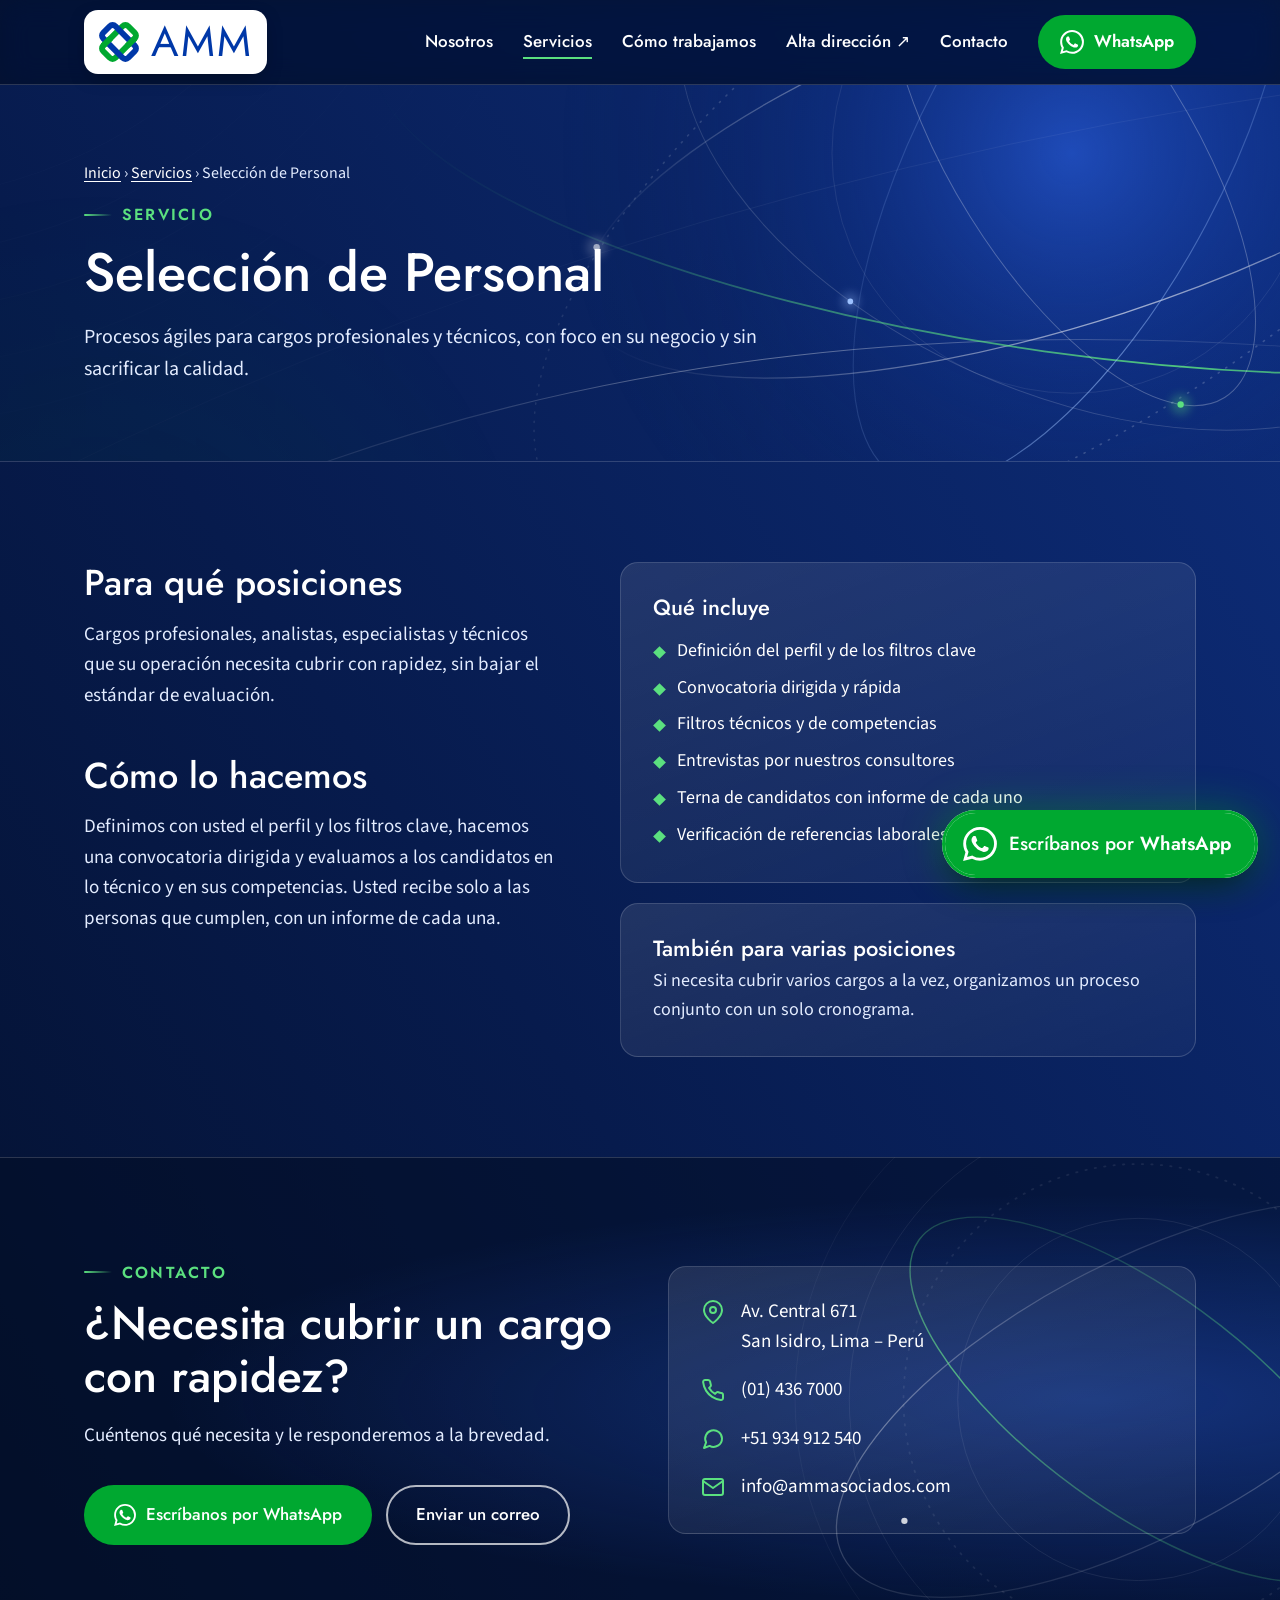
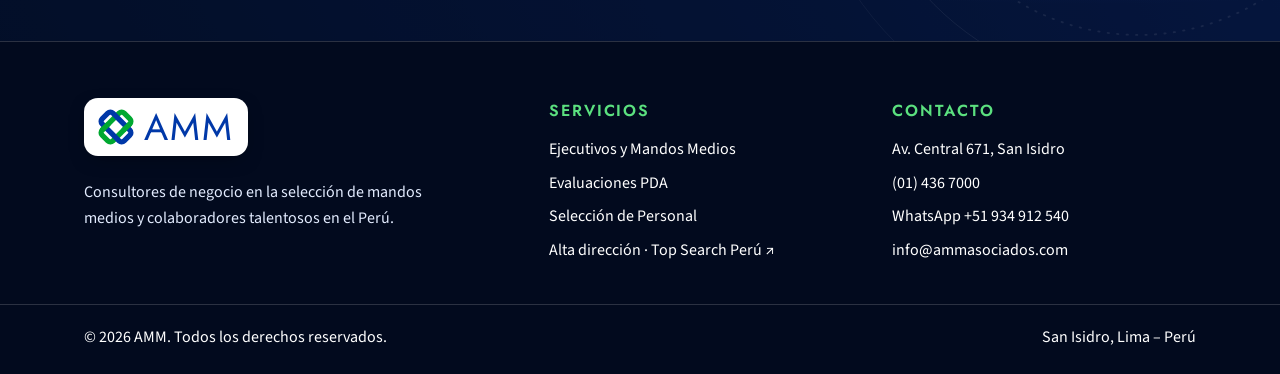
<file: servicios/seleccion-de-personal/index.html>
<!doctype html>
<html lang="es-PE">
<head>
<meta charset="utf-8">
<meta name="viewport" content="width=device-width, initial-scale=1">
<title>Selección de Personal | AMM</title>
<meta name="description" content="Selección de personal profesional y técnico en el Perú: convocatoria ágil, filtros técnicos y de competencias, terna con informe. AMM.">
<link rel="canonical" href="https://ammasociados.com/servicios/seleccion-de-personal/">
<meta property="og:type" content="website">
<meta property="og:site_name" content="AMM">
<meta property="og:locale" content="es_PE">
<meta property="og:title" content="Selección de Personal | AMM">
<meta property="og:description" content="Selección de personal profesional y técnico en el Perú: convocatoria ágil, filtros técnicos y de competencias, terna con informe. AMM.">
<meta property="og:url" content="https://ammasociados.com/servicios/seleccion-de-personal/">
<meta property="og:image" content="https://ammasociados.com/assets/img/og-image.png">
<meta name="twitter:card" content="summary_large_image">
<meta name="theme-color" content="#0038A8">
<link rel="icon" href="/favicon.svg" type="image/svg+xml">
<link rel="apple-touch-icon" href="/assets/img/apple-touch-icon.png">
<link rel="preconnect" href="https://fonts.googleapis.com">
<link rel="preconnect" href="https://fonts.gstatic.com" crossorigin>
<link href="https://fonts.googleapis.com/css2?family=Jost:wght@400;500;600&family=Source+Sans+3:wght@400;600;700&display=swap" rel="stylesheet">
<link rel="stylesheet" href="/assets/css/styles.css">
</head>
<body class="futuro">
<a class="skip" href="#contenido">Ir al contenido</a>
<svg width="0" height="0" style="position:absolute" aria-hidden="true" focusable="false">
  <defs>
    <symbol id="amm-mark" viewBox="-185 -185 370 370">
      <defs>
        <clipPath id="cx-l"><rect x="-135" y="-40" width="90" height="80"/></clipPath>
        <clipPath id="cx-r"><rect x="45" y="-40" width="90" height="80"/></clipPath>
      </defs>
      <g transform="rotate(45)">
        <rect x="-64" y="-131" width="128" height="262" rx="30" fill="none" stroke="#00A830" stroke-width="44"/>
        <rect x="-131" y="-64" width="262" height="128" rx="30" fill="none" stroke="#0038A8" stroke-width="44"/>
      </g>
      <g clip-path="url(#cx-l)"><g transform="rotate(45)"><rect x="-64" y="-131" width="128" height="262" rx="30" fill="none" stroke="#00A830" stroke-width="44"/></g></g>
      <g clip-path="url(#cx-r)"><g transform="rotate(45)"><rect x="-64" y="-131" width="128" height="262" rx="30" fill="none" stroke="#00A830" stroke-width="44"/></g></g>
    </symbol>
  </defs>
</svg>
<header class="site">
  <div class="wrap nav">
    <a class="logo" href="/" aria-label="AMM, inicio">
      <svg viewBox="0 0 540 170" role="img" aria-label="AMM">
        <use href="#amm-mark" x="0" y="0" width="170" height="170"/>
        <text x="194" y="134" font-family="Jost, sans-serif" font-size="142" font-weight="400" fill="#0038A8" letter-spacing="7">AMM</text>
      </svg>
    </a>
    <div class="nav-right">
      <ul class="menu">
      <li><a href="/nosotros/">Nosotros</a></li>
      <li><a href="/servicios/" aria-current="page">Servicios</a></li>
      <li><a href="/#proceso">Cómo trabajamos</a></li>
      <li><a href="https://topsearch.pe/?desde=amm" target="_blank" rel="noopener">Alta dirección ↗</a></li>
      <li><a href="/contacto/">Contacto</a></li>
      </ul>
      <a class="btn btn-wa wa-head" href="https://wa.me/51934912540" target="_blank" rel="noopener" aria-label="Escríbanos por WhatsApp"><svg class="wa-ico" viewBox="0 0 24 24" fill="#FFFFFF" aria-hidden="true" focusable="false"><path d="M17.472 14.382c-.297-.149-1.758-.867-2.03-.967-.273-.099-.471-.148-.67.15-.197.297-.767.966-.94 1.164-.173.199-.347.223-.644.075-.297-.15-1.255-.463-2.39-1.475-.883-.788-1.48-1.761-1.653-2.059-.173-.297-.018-.458.13-.606.134-.133.298-.347.446-.52.149-.174.198-.298.298-.497.099-.198.05-.371-.025-.52-.075-.149-.669-1.612-.916-2.207-.242-.579-.487-.5-.669-.51-.173-.008-.371-.01-.57-.01-.198 0-.52.074-.792.372-.272.297-1.04 1.016-1.04 2.479 0 1.462 1.065 2.875 1.213 3.074.149.198 2.096 3.2 5.077 4.487.709.306 1.262.489 1.694.625.712.227 1.36.195 1.871.118.571-.085 1.758-.719 2.006-1.413.248-.694.248-1.289.173-1.413-.074-.124-.272-.198-.57-.347m-5.421 7.403h-.004a9.87 9.87 0 01-5.031-1.378l-.361-.214-3.741.982.998-3.648-.235-.374a9.86 9.86 0 01-1.51-5.26c.001-5.45 4.436-9.884 9.888-9.884 2.64 0 5.122 1.03 6.988 2.898a9.825 9.825 0 012.893 6.994c-.003 5.45-4.437 9.884-9.885 9.884m8.413-18.297A11.815 11.815 0 0012.05 0C5.495 0 .16 5.335.157 11.892c0 2.096.547 4.142 1.588 5.945L.057 24l6.305-1.654a11.882 11.882 0 005.683 1.448h.005c6.554 0 11.89-5.335 11.893-11.893a11.821 11.821 0 00-3.48-8.413Z"/></svg><span>WhatsApp</span></a>
      <button class="burger" aria-label="Abrir menú" aria-expanded="false"><span></span><span></span><span></span></button>
    </div>
  </div>
</header>

<main id="contenido">
<section class="page-hero">
  <svg class="art" viewBox="0 0 1600 900" preserveAspectRatio="xMidYMid slice" aria-hidden="true" focusable="false">
  <defs>
    <radialGradient id="glowp" cx="1340" cy="300" r="640" gradientUnits="userSpaceOnUse"><stop offset="0" stop-color="#2E66F0" stop-opacity=".55"/><stop offset=".45" stop-color="#173FAE" stop-opacity=".22"/><stop offset="1" stop-color="#071B4D" stop-opacity="0"/></radialGradient>
    <radialGradient id="glowgp" cx="120" cy="900" r="560" gradientUnits="userSpaceOnUse"><stop offset="0" stop-color="#00A830" stop-opacity=".22"/><stop offset="1" stop-color="#00A830" stop-opacity="0"/></radialGradient>
    <linearGradient id="arcAp" x1="0" x2="1"><stop offset="0" stop-color="#FFFFFF" stop-opacity="0"/><stop offset=".5" stop-color="#FFFFFF" stop-opacity=".6"/><stop offset="1" stop-color="#FFFFFF" stop-opacity="0"/></linearGradient>
    <linearGradient id="arcBp" x1="0" x2="1" y1="0" y2="1"><stop offset="0" stop-color="#9CC1FF" stop-opacity=".0"/><stop offset=".6" stop-color="#9CC1FF" stop-opacity=".55"/><stop offset="1" stop-color="#9CC1FF" stop-opacity="0"/></linearGradient>
    <linearGradient id="arcGp" x1="0" x2="1"><stop offset="0" stop-color="#5BE07F" stop-opacity="0"/><stop offset=".6" stop-color="#5BE07F" stop-opacity=".85"/><stop offset="1" stop-color="#5BE07F" stop-opacity="0"/></linearGradient>
    <filter id="blp" x="-2" y="-2" width="5" height="5"><feGaussianBlur stdDeviation="5"/></filter>
  </defs>
  <rect width="1600" height="900" fill="url(#glowp)"/>
  <rect width="1600" height="900" fill="url(#glowgp)"/>
  <circle cx="-160" cy="-260" r="620" fill="none" stroke="#FFFFFF" stroke-opacity="0.07" stroke-width="1"/><circle cx="-160" cy="-260" r="690" fill="none" stroke="#FFFFFF" stroke-opacity="0.06" stroke-width="1"/><circle cx="-160" cy="-260" r="760" fill="none" stroke="#FFFFFF" stroke-opacity="0.05" stroke-width="1"/><circle cx="-160" cy="-260" r="830" fill="none" stroke="#FFFFFF" stroke-opacity="0.04" stroke-width="1"/><circle cx="-160" cy="-260" r="900" fill="none" stroke="#FFFFFF" stroke-opacity="0.03" stroke-width="1"/>
  <path d="M-200 1000 Q 620 420 1800 560" fill="none" stroke="url(#arcAp)" stroke-width="1.3" opacity=".7"/>
  <path d="M-200 840 Q 700 330 1800 200" fill="none" stroke="#FFFFFF" stroke-opacity=".07" stroke-width="1"/>
  <path d="M-200 1080 Q 800 600 1800 760" fill="none" stroke="url(#arcGp)" stroke-width="1.2" opacity=".55"/>
  <g class="orb orb-1" style="transform-origin:1340px 300px"><ellipse cx="1340" cy="300" rx="640" ry="210" transform="rotate(-18 1340 300)" fill="none" stroke="url(#arcAp)" stroke-width="1.6" /><ellipse cx="1340" cy="300" rx="520" ry="300" transform="rotate(24 1340 300)" fill="none" stroke="rgba(255,255,255,.16)" stroke-width="1.2" /><ellipse cx="1340" cy="300" rx="780" ry="330" transform="rotate(-34 1340 300)" fill="none" stroke="rgba(255,255,255,.18)" stroke-width="2" stroke-dasharray="1.5 10" stroke-linecap="round"/><ellipse cx="1340" cy="300" rx="880" ry="250" transform="rotate(8 1340 300)" fill="none" stroke="url(#arcGp)" stroke-width="2.2" /><circle cx="745.8" cy="417.5" r="12.8" fill="#FFFFFF" opacity=".28" filter="url(#blp)"/><circle cx="745.8" cy="417.5" r="4" fill="#FFFFFF"/><circle cx="2112.1" cy="282.3" r="16.0" fill="#5BE07F" opacity=".28" filter="url(#blp)"/><circle cx="2112.1" cy="282.3" r="5" fill="#5BE07F"/><circle cx="1062.9" cy="485.2" r="11.200000000000001" fill="#9CC1FF" opacity=".28" filter="url(#blp)"/><circle cx="1062.9" cy="485.2" r="3.5" fill="#9CC1FF"/><circle cx="945.4" cy="192.1" r="9.600000000000001" fill="#FFFFFF" opacity=".28" filter="url(#blp)"/><circle cx="945.4" cy="192.1" r="3" fill="#FFFFFF"/></g>
  <g class="orb orb-2" style="transform-origin:1340px 300px"><ellipse cx="1340" cy="300" rx="360" ry="150" transform="rotate(58 1340 300)" fill="none" stroke="rgba(255,255,255,.26)" stroke-width="1.2" /><ellipse cx="1340" cy="300" rx="300" ry="300" transform="rotate(0 1340 300)" fill="none" stroke="rgba(255,255,255,.10)" stroke-width="1" /><ellipse cx="1340" cy="300" rx="460" ry="190" transform="rotate(-62 1340 300)" fill="none" stroke="url(#arcBp)" stroke-width="1.4" /><circle cx="1475.8" cy="614.1" r="12.8" fill="#5BE07F" opacity=".28" filter="url(#blp)"/><circle cx="1475.8" cy="614.1" r="4" fill="#5BE07F"/><circle cx="1194.4" cy="712.2" r="11.200000000000001" fill="#FFFFFF" opacity=".28" filter="url(#blp)"/><circle cx="1194.4" cy="712.2" r="3.5" fill="#FFFFFF"/></g>
</svg>
  <div class="wrap">
    <nav class="crumbs" aria-label="Ruta"><a href="/">Inicio</a> › <a href="/servicios/">Servicios</a> › Selección de Personal</nav>
    <span class="eyebrow">Servicio</span>
    <h1>Selección de Personal</h1>
    <p class="lead">Procesos ágiles para cargos profesionales y técnicos, con foco en su negocio y sin sacrificar la calidad.</p>
  </div>
</section>

<section class="block">
  <div class="wrap split top">
    <div class="prose">
      <h2>Para qué posiciones</h2>
      <p>Cargos profesionales, analistas, especialistas y técnicos que su operación necesita cubrir con rapidez, sin bajar el estándar de evaluación.</p>
      <h2>Cómo lo hacemos</h2>
      <p>Definimos con usted el perfil y los filtros clave, hacemos una convocatoria dirigida y evaluamos a los candidatos en lo técnico y en sus competencias. Usted recibe solo a las personas que cumplen, con un informe de cada una.</p>
    </div>
    <div>
      <div class="panel">
        <h3>Qué incluye</h3>
        <ul class="check">
          <li>Definición del perfil y de los filtros clave</li>
          <li>Convocatoria dirigida y rápida</li>
          <li>Filtros técnicos y de competencias</li>
          <li>Entrevistas por nuestros consultores</li>
          <li>Terna de candidatos con informe de cada uno</li>
          <li>Verificación de referencias laborales</li>
        </ul>
      </div>
      <div class="panel">
        <h3>También para varias posiciones</h3>
        <p>Si necesita cubrir varios cargos a la vez, organizamos un proceso conjunto con un solo cronograma.</p>
      </div>
    </div>
  </div>
</section>

<section class="cta-band" id="contacto-rapido">
  <div class="wrap">
    <div>
      <span class="eyebrow">Contacto</span>
      <h2>¿Necesita cubrir un cargo con rapidez?</h2>
      <p>Cuéntenos qué necesita y le responderemos a la brevedad.</p>
      <div class="ctas">
        <a class="btn btn-wa" href="https://wa.me/51934912540" target="_blank" rel="noopener"><svg class="wa-ico" viewBox="0 0 24 24" fill="#FFFFFF" aria-hidden="true" focusable="false"><path d="M17.472 14.382c-.297-.149-1.758-.867-2.03-.967-.273-.099-.471-.148-.67.15-.197.297-.767.966-.94 1.164-.173.199-.347.223-.644.075-.297-.15-1.255-.463-2.39-1.475-.883-.788-1.48-1.761-1.653-2.059-.173-.297-.018-.458.13-.606.134-.133.298-.347.446-.52.149-.174.198-.298.298-.497.099-.198.05-.371-.025-.52-.075-.149-.669-1.612-.916-2.207-.242-.579-.487-.5-.669-.51-.173-.008-.371-.01-.57-.01-.198 0-.52.074-.792.372-.272.297-1.04 1.016-1.04 2.479 0 1.462 1.065 2.875 1.213 3.074.149.198 2.096 3.2 5.077 4.487.709.306 1.262.489 1.694.625.712.227 1.36.195 1.871.118.571-.085 1.758-.719 2.006-1.413.248-.694.248-1.289.173-1.413-.074-.124-.272-.198-.57-.347m-5.421 7.403h-.004a9.87 9.87 0 01-5.031-1.378l-.361-.214-3.741.982.998-3.648-.235-.374a9.86 9.86 0 01-1.51-5.26c.001-5.45 4.436-9.884 9.888-9.884 2.64 0 5.122 1.03 6.988 2.898a9.825 9.825 0 012.893 6.994c-.003 5.45-4.437 9.884-9.885 9.884m8.413-18.297A11.815 11.815 0 0012.05 0C5.495 0 .16 5.335.157 11.892c0 2.096.547 4.142 1.588 5.945L.057 24l6.305-1.654a11.882 11.882 0 005.683 1.448h.005c6.554 0 11.89-5.335 11.893-11.893a11.821 11.821 0 00-3.48-8.413Z"/></svg>Escríbanos por WhatsApp</a>
        <a class="btn btn-ghost" href="mailto:info@ammasociados.com">Enviar un correo</a>
      </div>
    </div>
    <ul class="info">
      <li><svg width="24" height="24" viewBox="0 0 24 24" fill="none" stroke="#5BE07F" stroke-width="2" stroke-linecap="round" stroke-linejoin="round" aria-hidden="true"><path d="M21 10c0 7-9 13-9 13S3 17 3 10a9 9 0 0 1 18 0z"/><circle cx="12" cy="10" r="3"/></svg><a href="https://www.google.com/maps/search/?api=1&query=Av.+Central+671,+San+Isidro,+Lima,+Peru" target="_blank" rel="noopener">Av. Central 671<br>San Isidro, Lima – Perú</a></li>
      <li><svg width="24" height="24" viewBox="0 0 24 24" fill="none" stroke="#5BE07F" stroke-width="2" stroke-linecap="round" stroke-linejoin="round" aria-hidden="true"><path d="M22 16.92v3a2 2 0 0 1-2.18 2 19.8 19.8 0 0 1-8.63-3.07 19.5 19.5 0 0 1-6-6A19.8 19.8 0 0 1 2.12 4.18 2 2 0 0 1 4.11 2h3a2 2 0 0 1 2 1.72c.13.96.36 1.9.7 2.81a2 2 0 0 1-.45 2.11L8.09 9.91a16 16 0 0 0 6 6l1.27-1.27a2 2 0 0 1 2.11-.45c.91.34 1.85.57 2.81.7A2 2 0 0 1 22 16.92z"/></svg><a href="tel:+5114367000">(01) 436 7000</a></li>
      <li><svg width="24" height="24" viewBox="0 0 24 24" fill="none" stroke="#5BE07F" stroke-width="2" stroke-linecap="round" stroke-linejoin="round" aria-hidden="true"><path d="M21 11.5a8.4 8.4 0 0 1-12.4 7.4L3 21l2.1-5.6A8.4 8.4 0 1 1 21 11.5z"/></svg><a href="https://wa.me/51934912540" target="_blank" rel="noopener">+51 934 912 540</a></li>
      <li><svg width="24" height="24" viewBox="0 0 24 24" fill="none" stroke="#5BE07F" stroke-width="2" stroke-linecap="round" stroke-linejoin="round" aria-hidden="true"><rect x="2" y="4" width="20" height="16" rx="2"/><path d="M22 6l-10 7L2 6"/></svg><a href="mailto:info@ammasociados.com">info@ammasociados.com</a></li>
    </ul>
  </div>
</section>
</main>

<footer class="site">
  <div class="wrap cols">
    <div class="brand">
      <a class="logo" href="/" aria-label="AMM, inicio">
        <svg viewBox="0 0 540 170" style="height:44px;width:auto;display:block" role="img" aria-label="AMM"><use href="#amm-mark" width="170" height="170"/><text x="194" y="134" font-family="Jost, sans-serif" font-size="142" fill="#0038A8" letter-spacing="7">AMM</text></svg>
      </a>
      <p>Consultores de negocio en la selección de mandos medios y colaboradores talentosos en el Perú.</p>
    </div>
    <div>
      <h4>Servicios</h4>
      <ul>
        <li><a href="/servicios/seleccion-ejecutivos-mandos-medios/">Ejecutivos y Mandos Medios</a></li>
        <li><a href="/servicios/evaluaciones-pda/">Evaluaciones PDA</a></li>
        <li><a href="/servicios/seleccion-de-personal/">Selección de Personal</a></li>
        <li><a href="https://topsearch.pe/?desde=amm" target="_blank" rel="noopener">Alta dirección · Top Search Perú ↗</a></li>
      </ul>
    </div>
    <div>
      <h4>Contacto</h4>
      <ul>
        <li><a href="https://www.google.com/maps/search/?api=1&query=Av.+Central+671,+San+Isidro,+Lima,+Peru" target="_blank" rel="noopener">Av. Central 671, San Isidro</a></li>
        <li><a href="tel:+5114367000">(01) 436 7000</a></li>
        <li><a href="https://wa.me/51934912540" target="_blank" rel="noopener">WhatsApp +51 934 912 540</a></li>
        <li><a href="mailto:info@ammasociados.com">info@ammasociados.com</a></li>
      </ul>
    </div>
  </div>
  <div class="legal">
    <div class="wrap">
      <span>© 2026 AMM. Todos los derechos reservados.</span>
      <span>San Isidro, Lima – Perú</span>
    </div>
  </div>
</footer>

<a class="wa-float" href="https://wa.me/51934912540" target="_blank" rel="noopener" aria-label="Escríbanos por WhatsApp">
  <span class="wa-pulse" aria-hidden="true"></span><svg class="wa-ico" viewBox="0 0 24 24" fill="#FFFFFF" aria-hidden="true" focusable="false"><path d="M17.472 14.382c-.297-.149-1.758-.867-2.03-.967-.273-.099-.471-.148-.67.15-.197.297-.767.966-.94 1.164-.173.199-.347.223-.644.075-.297-.15-1.255-.463-2.39-1.475-.883-.788-1.48-1.761-1.653-2.059-.173-.297-.018-.458.13-.606.134-.133.298-.347.446-.52.149-.174.198-.298.298-.497.099-.198.05-.371-.025-.52-.075-.149-.669-1.612-.916-2.207-.242-.579-.487-.5-.669-.51-.173-.008-.371-.01-.57-.01-.198 0-.52.074-.792.372-.272.297-1.04 1.016-1.04 2.479 0 1.462 1.065 2.875 1.213 3.074.149.198 2.096 3.2 5.077 4.487.709.306 1.262.489 1.694.625.712.227 1.36.195 1.871.118.571-.085 1.758-.719 2.006-1.413.248-.694.248-1.289.173-1.413-.074-.124-.272-.198-.57-.347m-5.421 7.403h-.004a9.87 9.87 0 01-5.031-1.378l-.361-.214-3.741.982.998-3.648-.235-.374a9.86 9.86 0 01-1.51-5.26c.001-5.45 4.436-9.884 9.888-9.884 2.64 0 5.122 1.03 6.988 2.898a9.825 9.825 0 012.893 6.994c-.003 5.45-4.437 9.884-9.885 9.884m8.413-18.297A11.815 11.815 0 0012.05 0C5.495 0 .16 5.335.157 11.892c0 2.096.547 4.142 1.588 5.945L.057 24l6.305-1.654a11.882 11.882 0 005.683 1.448h.005c6.554 0 11.89-5.335 11.893-11.893a11.821 11.821 0 00-3.48-8.413Z"/></svg><span class="wa-txt">Escríbanos por <strong>WhatsApp</strong></span>
</a>
<script src="/assets/js/main.js?v=20261120" defer></script>
</body>
</html>
</file>
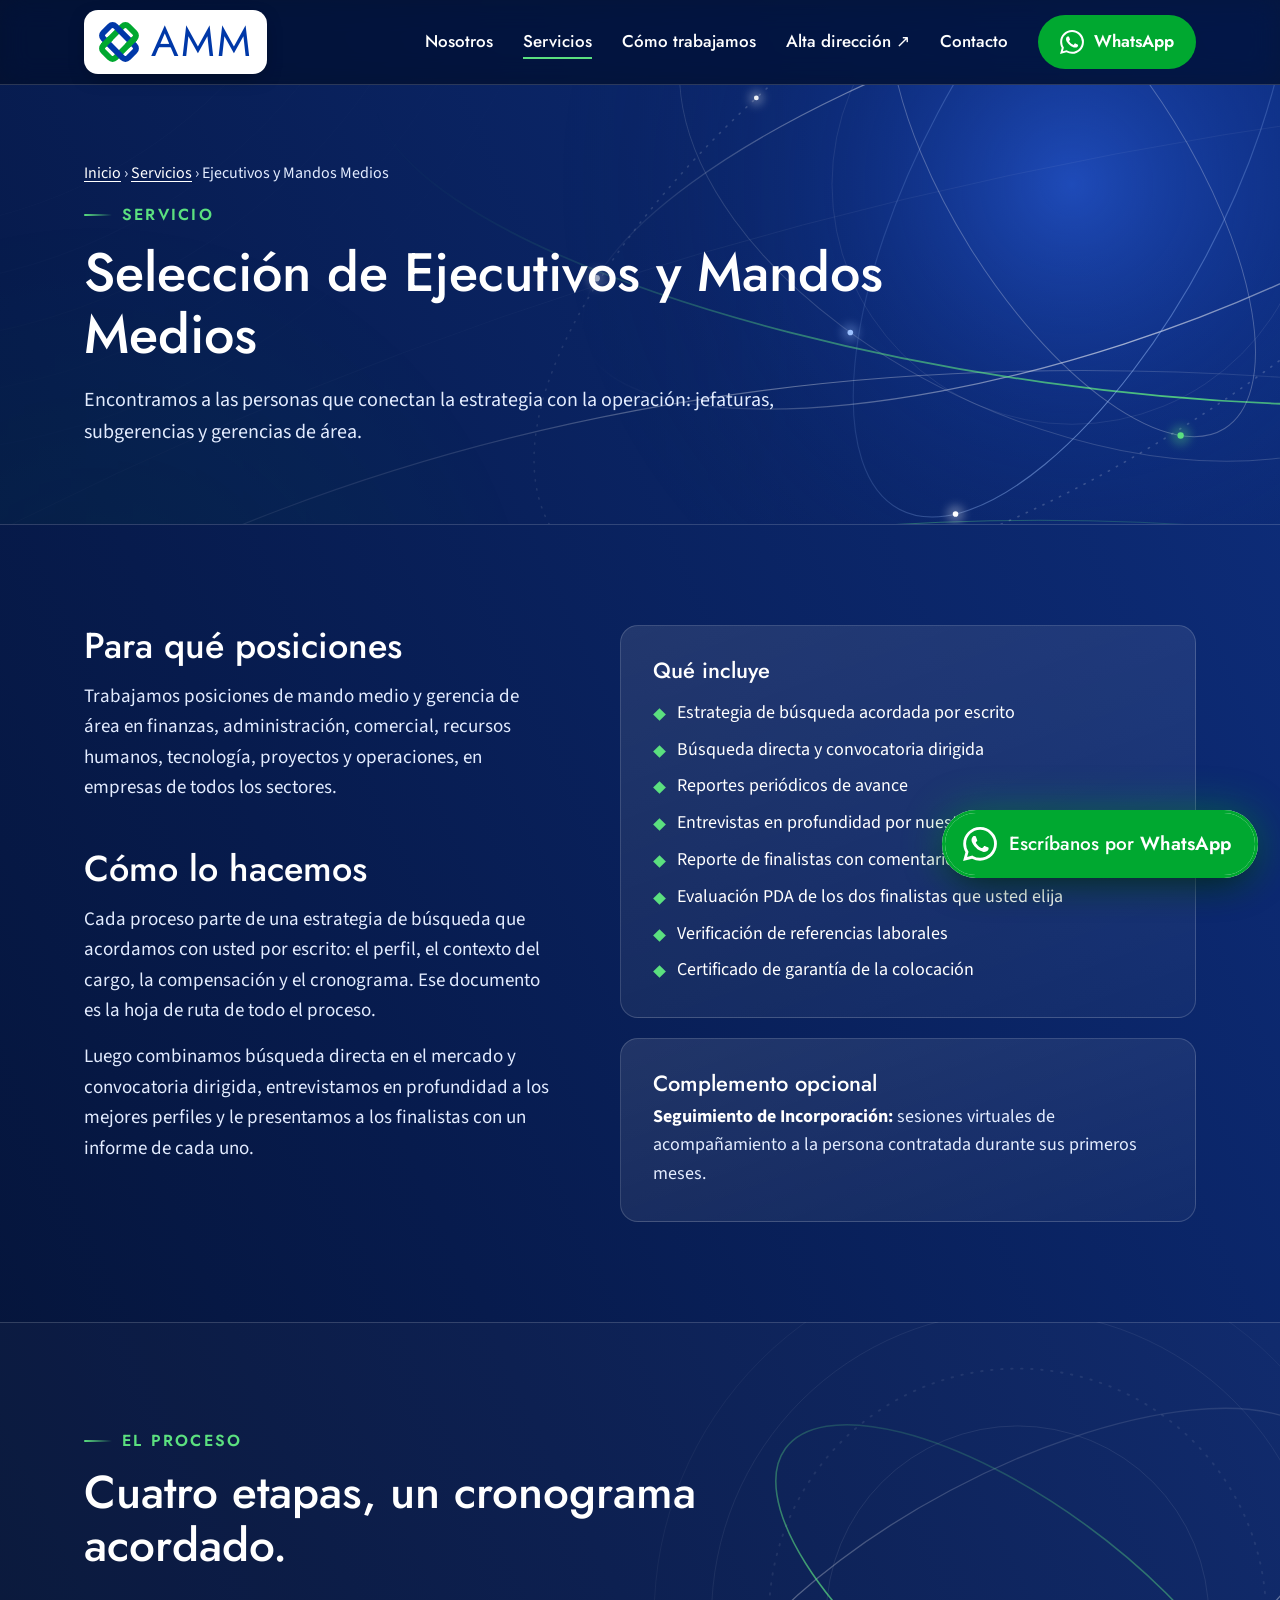
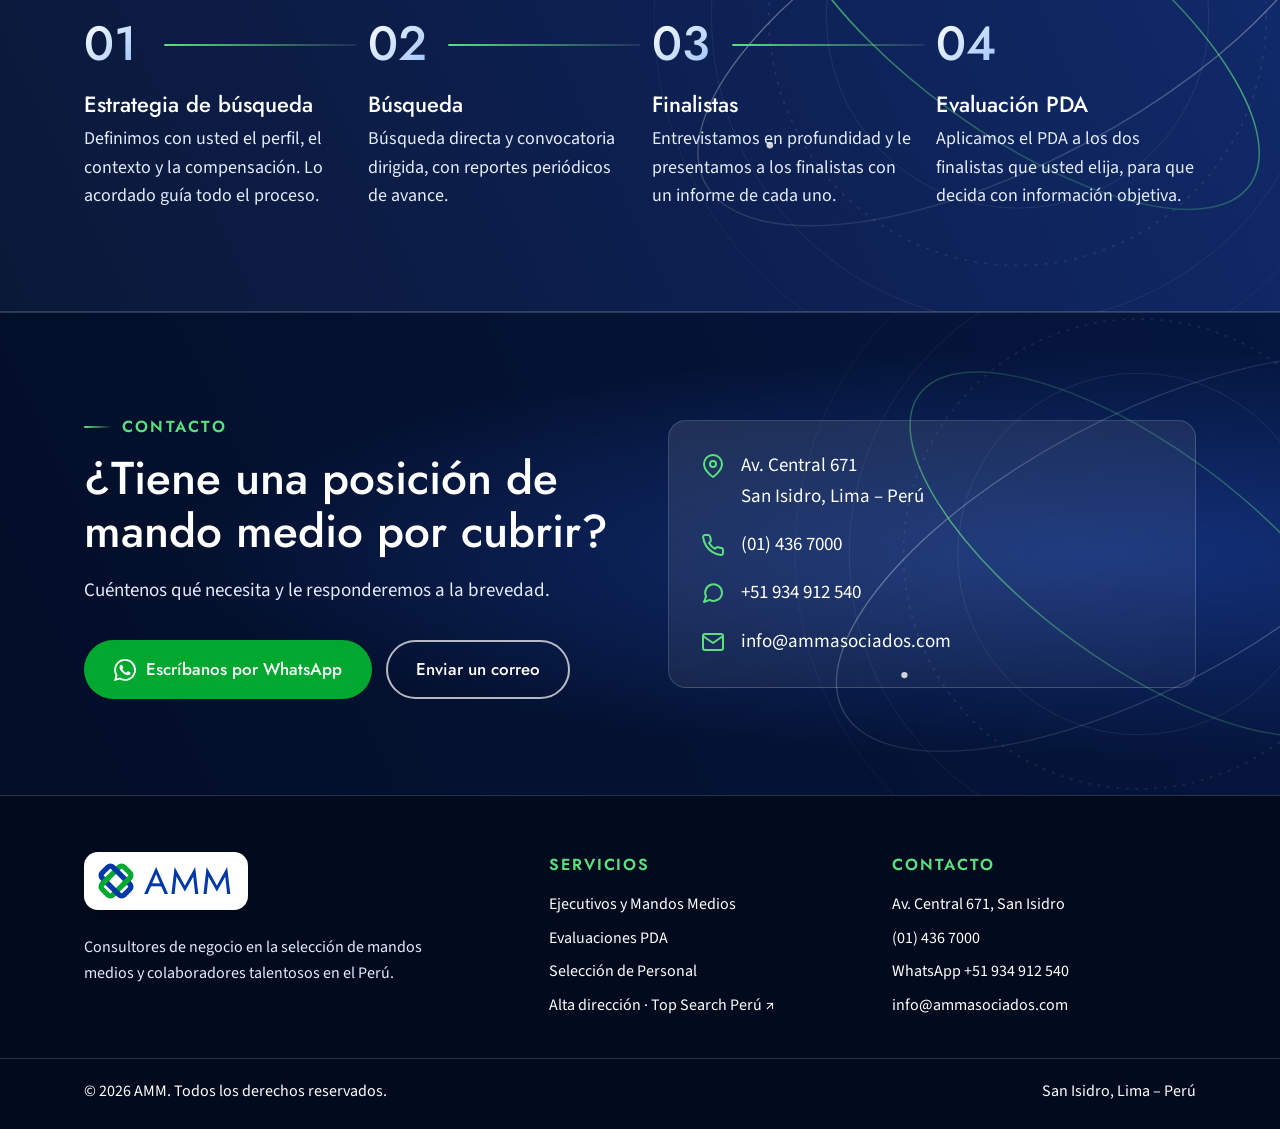
<file: servicios/seleccion-ejecutivos-mandos-medios/index.html>
<!doctype html>
<html lang="es-PE">
<head>
<meta charset="utf-8">
<meta name="viewport" content="width=device-width, initial-scale=1">
<title>Selección de Ejecutivos y Mandos Medios | AMM</title>
<meta name="description" content="Selección de jefaturas, subgerencias y gerencias de área en el Perú: estrategia de búsqueda, búsqueda directa, finalistas evaluados y PDA. AMM.">
<link rel="canonical" href="https://ammasociados.com/servicios/seleccion-ejecutivos-mandos-medios/">
<meta property="og:type" content="website">
<meta property="og:site_name" content="AMM">
<meta property="og:locale" content="es_PE">
<meta property="og:title" content="Selección de Ejecutivos y Mandos Medios | AMM">
<meta property="og:description" content="Selección de jefaturas, subgerencias y gerencias de área en el Perú: estrategia de búsqueda, búsqueda directa, finalistas evaluados y PDA. AMM.">
<meta property="og:url" content="https://ammasociados.com/servicios/seleccion-ejecutivos-mandos-medios/">
<meta property="og:image" content="https://ammasociados.com/assets/img/og-image.png">
<meta name="twitter:card" content="summary_large_image">
<meta name="theme-color" content="#0038A8">
<link rel="icon" href="/favicon.svg" type="image/svg+xml">
<link rel="apple-touch-icon" href="/assets/img/apple-touch-icon.png">
<link rel="preconnect" href="https://fonts.googleapis.com">
<link rel="preconnect" href="https://fonts.gstatic.com" crossorigin>
<link href="https://fonts.googleapis.com/css2?family=Jost:wght@400;500;600&family=Source+Sans+3:wght@400;600;700&display=swap" rel="stylesheet">
<link rel="stylesheet" href="/assets/css/styles.css">
</head>
<body class="futuro">
<a class="skip" href="#contenido">Ir al contenido</a>
<svg width="0" height="0" style="position:absolute" aria-hidden="true" focusable="false">
  <defs>
    <symbol id="amm-mark" viewBox="-185 -185 370 370">
      <defs>
        <clipPath id="cx-l"><rect x="-135" y="-40" width="90" height="80"/></clipPath>
        <clipPath id="cx-r"><rect x="45" y="-40" width="90" height="80"/></clipPath>
      </defs>
      <g transform="rotate(45)">
        <rect x="-64" y="-131" width="128" height="262" rx="30" fill="none" stroke="#00A830" stroke-width="44"/>
        <rect x="-131" y="-64" width="262" height="128" rx="30" fill="none" stroke="#0038A8" stroke-width="44"/>
      </g>
      <g clip-path="url(#cx-l)"><g transform="rotate(45)"><rect x="-64" y="-131" width="128" height="262" rx="30" fill="none" stroke="#00A830" stroke-width="44"/></g></g>
      <g clip-path="url(#cx-r)"><g transform="rotate(45)"><rect x="-64" y="-131" width="128" height="262" rx="30" fill="none" stroke="#00A830" stroke-width="44"/></g></g>
    </symbol>
  </defs>
</svg>
<header class="site">
  <div class="wrap nav">
    <a class="logo" href="/" aria-label="AMM, inicio">
      <svg viewBox="0 0 540 170" role="img" aria-label="AMM">
        <use href="#amm-mark" x="0" y="0" width="170" height="170"/>
        <text x="194" y="134" font-family="Jost, sans-serif" font-size="142" font-weight="400" fill="#0038A8" letter-spacing="7">AMM</text>
      </svg>
    </a>
    <div class="nav-right">
      <ul class="menu">
      <li><a href="/nosotros/">Nosotros</a></li>
      <li><a href="/servicios/" aria-current="page">Servicios</a></li>
      <li><a href="/#proceso">Cómo trabajamos</a></li>
      <li><a href="https://topsearch.pe/?desde=amm" target="_blank" rel="noopener">Alta dirección ↗</a></li>
      <li><a href="/contacto/">Contacto</a></li>
      </ul>
      <a class="btn btn-wa wa-head" href="https://wa.me/51934912540" target="_blank" rel="noopener" aria-label="Escríbanos por WhatsApp"><svg class="wa-ico" viewBox="0 0 24 24" fill="#FFFFFF" aria-hidden="true" focusable="false"><path d="M17.472 14.382c-.297-.149-1.758-.867-2.03-.967-.273-.099-.471-.148-.67.15-.197.297-.767.966-.94 1.164-.173.199-.347.223-.644.075-.297-.15-1.255-.463-2.39-1.475-.883-.788-1.48-1.761-1.653-2.059-.173-.297-.018-.458.13-.606.134-.133.298-.347.446-.52.149-.174.198-.298.298-.497.099-.198.05-.371-.025-.52-.075-.149-.669-1.612-.916-2.207-.242-.579-.487-.5-.669-.51-.173-.008-.371-.01-.57-.01-.198 0-.52.074-.792.372-.272.297-1.04 1.016-1.04 2.479 0 1.462 1.065 2.875 1.213 3.074.149.198 2.096 3.2 5.077 4.487.709.306 1.262.489 1.694.625.712.227 1.36.195 1.871.118.571-.085 1.758-.719 2.006-1.413.248-.694.248-1.289.173-1.413-.074-.124-.272-.198-.57-.347m-5.421 7.403h-.004a9.87 9.87 0 01-5.031-1.378l-.361-.214-3.741.982.998-3.648-.235-.374a9.86 9.86 0 01-1.51-5.26c.001-5.45 4.436-9.884 9.888-9.884 2.64 0 5.122 1.03 6.988 2.898a9.825 9.825 0 012.893 6.994c-.003 5.45-4.437 9.884-9.885 9.884m8.413-18.297A11.815 11.815 0 0012.05 0C5.495 0 .16 5.335.157 11.892c0 2.096.547 4.142 1.588 5.945L.057 24l6.305-1.654a11.882 11.882 0 005.683 1.448h.005c6.554 0 11.89-5.335 11.893-11.893a11.821 11.821 0 00-3.48-8.413Z"/></svg><span>WhatsApp</span></a>
      <button class="burger" aria-label="Abrir menú" aria-expanded="false"><span></span><span></span><span></span></button>
    </div>
  </div>
</header>

<main id="contenido">
<section class="page-hero">
  <svg class="art" viewBox="0 0 1600 900" preserveAspectRatio="xMidYMid slice" aria-hidden="true" focusable="false">
  <defs>
    <radialGradient id="glowp" cx="1340" cy="300" r="640" gradientUnits="userSpaceOnUse"><stop offset="0" stop-color="#2E66F0" stop-opacity=".55"/><stop offset=".45" stop-color="#173FAE" stop-opacity=".22"/><stop offset="1" stop-color="#071B4D" stop-opacity="0"/></radialGradient>
    <radialGradient id="glowgp" cx="120" cy="900" r="560" gradientUnits="userSpaceOnUse"><stop offset="0" stop-color="#00A830" stop-opacity=".22"/><stop offset="1" stop-color="#00A830" stop-opacity="0"/></radialGradient>
    <linearGradient id="arcAp" x1="0" x2="1"><stop offset="0" stop-color="#FFFFFF" stop-opacity="0"/><stop offset=".5" stop-color="#FFFFFF" stop-opacity=".6"/><stop offset="1" stop-color="#FFFFFF" stop-opacity="0"/></linearGradient>
    <linearGradient id="arcBp" x1="0" x2="1" y1="0" y2="1"><stop offset="0" stop-color="#9CC1FF" stop-opacity=".0"/><stop offset=".6" stop-color="#9CC1FF" stop-opacity=".55"/><stop offset="1" stop-color="#9CC1FF" stop-opacity="0"/></linearGradient>
    <linearGradient id="arcGp" x1="0" x2="1"><stop offset="0" stop-color="#5BE07F" stop-opacity="0"/><stop offset=".6" stop-color="#5BE07F" stop-opacity=".85"/><stop offset="1" stop-color="#5BE07F" stop-opacity="0"/></linearGradient>
    <filter id="blp" x="-2" y="-2" width="5" height="5"><feGaussianBlur stdDeviation="5"/></filter>
  </defs>
  <rect width="1600" height="900" fill="url(#glowp)"/>
  <rect width="1600" height="900" fill="url(#glowgp)"/>
  <circle cx="-160" cy="-260" r="620" fill="none" stroke="#FFFFFF" stroke-opacity="0.07" stroke-width="1"/><circle cx="-160" cy="-260" r="690" fill="none" stroke="#FFFFFF" stroke-opacity="0.06" stroke-width="1"/><circle cx="-160" cy="-260" r="760" fill="none" stroke="#FFFFFF" stroke-opacity="0.05" stroke-width="1"/><circle cx="-160" cy="-260" r="830" fill="none" stroke="#FFFFFF" stroke-opacity="0.04" stroke-width="1"/><circle cx="-160" cy="-260" r="900" fill="none" stroke="#FFFFFF" stroke-opacity="0.03" stroke-width="1"/>
  <path d="M-200 1000 Q 620 420 1800 560" fill="none" stroke="url(#arcAp)" stroke-width="1.3" opacity=".7"/>
  <path d="M-200 840 Q 700 330 1800 200" fill="none" stroke="#FFFFFF" stroke-opacity=".07" stroke-width="1"/>
  <path d="M-200 1080 Q 800 600 1800 760" fill="none" stroke="url(#arcGp)" stroke-width="1.2" opacity=".55"/>
  <g class="orb orb-1" style="transform-origin:1340px 300px"><ellipse cx="1340" cy="300" rx="640" ry="210" transform="rotate(-18 1340 300)" fill="none" stroke="url(#arcAp)" stroke-width="1.6" /><ellipse cx="1340" cy="300" rx="520" ry="300" transform="rotate(24 1340 300)" fill="none" stroke="rgba(255,255,255,.16)" stroke-width="1.2" /><ellipse cx="1340" cy="300" rx="780" ry="330" transform="rotate(-34 1340 300)" fill="none" stroke="rgba(255,255,255,.18)" stroke-width="2" stroke-dasharray="1.5 10" stroke-linecap="round"/><ellipse cx="1340" cy="300" rx="880" ry="250" transform="rotate(8 1340 300)" fill="none" stroke="url(#arcGp)" stroke-width="2.2" /><circle cx="745.8" cy="417.5" r="12.8" fill="#FFFFFF" opacity=".28" filter="url(#blp)"/><circle cx="745.8" cy="417.5" r="4" fill="#FFFFFF"/><circle cx="2112.1" cy="282.3" r="16.0" fill="#5BE07F" opacity=".28" filter="url(#blp)"/><circle cx="2112.1" cy="282.3" r="5" fill="#5BE07F"/><circle cx="1062.9" cy="485.2" r="11.200000000000001" fill="#9CC1FF" opacity=".28" filter="url(#blp)"/><circle cx="1062.9" cy="485.2" r="3.5" fill="#9CC1FF"/><circle cx="945.4" cy="192.1" r="9.600000000000001" fill="#FFFFFF" opacity=".28" filter="url(#blp)"/><circle cx="945.4" cy="192.1" r="3" fill="#FFFFFF"/></g>
  <g class="orb orb-2" style="transform-origin:1340px 300px"><ellipse cx="1340" cy="300" rx="360" ry="150" transform="rotate(58 1340 300)" fill="none" stroke="rgba(255,255,255,.26)" stroke-width="1.2" /><ellipse cx="1340" cy="300" rx="300" ry="300" transform="rotate(0 1340 300)" fill="none" stroke="rgba(255,255,255,.10)" stroke-width="1" /><ellipse cx="1340" cy="300" rx="460" ry="190" transform="rotate(-62 1340 300)" fill="none" stroke="url(#arcBp)" stroke-width="1.4" /><circle cx="1475.8" cy="614.1" r="12.8" fill="#5BE07F" opacity=".28" filter="url(#blp)"/><circle cx="1475.8" cy="614.1" r="4" fill="#5BE07F"/><circle cx="1194.4" cy="712.2" r="11.200000000000001" fill="#FFFFFF" opacity=".28" filter="url(#blp)"/><circle cx="1194.4" cy="712.2" r="3.5" fill="#FFFFFF"/></g>
</svg>
  <div class="wrap">
    <nav class="crumbs" aria-label="Ruta"><a href="/">Inicio</a> › <a href="/servicios/">Servicios</a> › Ejecutivos y Mandos Medios</nav>
    <span class="eyebrow">Servicio</span>
    <h1>Selección de Ejecutivos y Mandos Medios</h1>
    <p class="lead">Encontramos a las personas que conectan la estrategia con la operación: jefaturas, subgerencias y gerencias de área.</p>
  </div>
</section>

<section class="block">
  <div class="wrap split top">
    <div class="prose">
      <h2>Para qué posiciones</h2>
      <p>Trabajamos posiciones de mando medio y gerencia de área en finanzas, administración, comercial, recursos humanos, tecnología, proyectos y operaciones, en empresas de todos los sectores.</p>
      <h2>Cómo lo hacemos</h2>
      <p>Cada proceso parte de una estrategia de búsqueda que acordamos con usted por escrito: el perfil, el contexto del cargo, la compensación y el cronograma. Ese documento es la hoja de ruta de todo el proceso.</p>
      <p>Luego combinamos búsqueda directa en el mercado y convocatoria dirigida, entrevistamos en profundidad a los mejores perfiles y le presentamos a los finalistas con un informe de cada uno.</p>
    </div>
    <div>
      <div class="panel">
        <h3>Qué incluye</h3>
        <ul class="check">
          <li>Estrategia de búsqueda acordada por escrito</li>
          <li>Búsqueda directa y convocatoria dirigida</li>
          <li>Reportes periódicos de avance</li>
          <li>Entrevistas en profundidad por nuestros consultores</li>
          <li>Reporte de finalistas con comentarios de cada uno</li>
          <li>Evaluación PDA de los dos finalistas que usted elija</li>
          <li>Verificación de referencias laborales</li>
          <li>Certificado de garantía de la colocación</li>
        </ul>
      </div>
      <div class="panel">
        <h3>Complemento opcional</h3>
        <p><strong>Seguimiento de Incorporación:</strong> sesiones virtuales de acompañamiento a la persona contratada durante sus primeros meses.</p>
      </div>
    </div>
  </div>
</section>

<section class="block mist">
  <div class="wrap">
    <div class="head">
      <span class="eyebrow">El proceso</span>
      <h2>Cuatro etapas, un cronograma acordado.</h2>
    </div>
    <div class="steps">
        <div class="step"><h3>Estrategia de búsqueda</h3><p>Definimos con usted el perfil, el contexto y la compensación. Lo acordado guía todo el proceso.</p></div>
        <div class="step"><h3>Búsqueda</h3><p>Búsqueda directa y convocatoria dirigida, con reportes periódicos de avance.</p></div>
        <div class="step"><h3>Finalistas</h3><p>Entrevistamos en profundidad y le presentamos a los finalistas con un informe de cada uno.</p></div>
        <div class="step"><h3>Evaluación PDA</h3><p>Aplicamos el PDA a los dos finalistas que usted elija, para que decida con información objetiva.</p></div>
      </div>
  </div>
</section>

<section class="cta-band" id="contacto-rapido">
  <div class="wrap">
    <div>
      <span class="eyebrow">Contacto</span>
      <h2>¿Tiene una posición de mando medio por cubrir?</h2>
      <p>Cuéntenos qué necesita y le responderemos a la brevedad.</p>
      <div class="ctas">
        <a class="btn btn-wa" href="https://wa.me/51934912540" target="_blank" rel="noopener"><svg class="wa-ico" viewBox="0 0 24 24" fill="#FFFFFF" aria-hidden="true" focusable="false"><path d="M17.472 14.382c-.297-.149-1.758-.867-2.03-.967-.273-.099-.471-.148-.67.15-.197.297-.767.966-.94 1.164-.173.199-.347.223-.644.075-.297-.15-1.255-.463-2.39-1.475-.883-.788-1.48-1.761-1.653-2.059-.173-.297-.018-.458.13-.606.134-.133.298-.347.446-.52.149-.174.198-.298.298-.497.099-.198.05-.371-.025-.52-.075-.149-.669-1.612-.916-2.207-.242-.579-.487-.5-.669-.51-.173-.008-.371-.01-.57-.01-.198 0-.52.074-.792.372-.272.297-1.04 1.016-1.04 2.479 0 1.462 1.065 2.875 1.213 3.074.149.198 2.096 3.2 5.077 4.487.709.306 1.262.489 1.694.625.712.227 1.36.195 1.871.118.571-.085 1.758-.719 2.006-1.413.248-.694.248-1.289.173-1.413-.074-.124-.272-.198-.57-.347m-5.421 7.403h-.004a9.87 9.87 0 01-5.031-1.378l-.361-.214-3.741.982.998-3.648-.235-.374a9.86 9.86 0 01-1.51-5.26c.001-5.45 4.436-9.884 9.888-9.884 2.64 0 5.122 1.03 6.988 2.898a9.825 9.825 0 012.893 6.994c-.003 5.45-4.437 9.884-9.885 9.884m8.413-18.297A11.815 11.815 0 0012.05 0C5.495 0 .16 5.335.157 11.892c0 2.096.547 4.142 1.588 5.945L.057 24l6.305-1.654a11.882 11.882 0 005.683 1.448h.005c6.554 0 11.89-5.335 11.893-11.893a11.821 11.821 0 00-3.48-8.413Z"/></svg>Escríbanos por WhatsApp</a>
        <a class="btn btn-ghost" href="mailto:info@ammasociados.com">Enviar un correo</a>
      </div>
    </div>
    <ul class="info">
      <li><svg width="24" height="24" viewBox="0 0 24 24" fill="none" stroke="#5BE07F" stroke-width="2" stroke-linecap="round" stroke-linejoin="round" aria-hidden="true"><path d="M21 10c0 7-9 13-9 13S3 17 3 10a9 9 0 0 1 18 0z"/><circle cx="12" cy="10" r="3"/></svg><a href="https://www.google.com/maps/search/?api=1&query=Av.+Central+671,+San+Isidro,+Lima,+Peru" target="_blank" rel="noopener">Av. Central 671<br>San Isidro, Lima – Perú</a></li>
      <li><svg width="24" height="24" viewBox="0 0 24 24" fill="none" stroke="#5BE07F" stroke-width="2" stroke-linecap="round" stroke-linejoin="round" aria-hidden="true"><path d="M22 16.92v3a2 2 0 0 1-2.18 2 19.8 19.8 0 0 1-8.63-3.07 19.5 19.5 0 0 1-6-6A19.8 19.8 0 0 1 2.12 4.18 2 2 0 0 1 4.11 2h3a2 2 0 0 1 2 1.72c.13.96.36 1.9.7 2.81a2 2 0 0 1-.45 2.11L8.09 9.91a16 16 0 0 0 6 6l1.27-1.27a2 2 0 0 1 2.11-.45c.91.34 1.85.57 2.81.7A2 2 0 0 1 22 16.92z"/></svg><a href="tel:+5114367000">(01) 436 7000</a></li>
      <li><svg width="24" height="24" viewBox="0 0 24 24" fill="none" stroke="#5BE07F" stroke-width="2" stroke-linecap="round" stroke-linejoin="round" aria-hidden="true"><path d="M21 11.5a8.4 8.4 0 0 1-12.4 7.4L3 21l2.1-5.6A8.4 8.4 0 1 1 21 11.5z"/></svg><a href="https://wa.me/51934912540" target="_blank" rel="noopener">+51 934 912 540</a></li>
      <li><svg width="24" height="24" viewBox="0 0 24 24" fill="none" stroke="#5BE07F" stroke-width="2" stroke-linecap="round" stroke-linejoin="round" aria-hidden="true"><rect x="2" y="4" width="20" height="16" rx="2"/><path d="M22 6l-10 7L2 6"/></svg><a href="mailto:info@ammasociados.com">info@ammasociados.com</a></li>
    </ul>
  </div>
</section>
</main>

<footer class="site">
  <div class="wrap cols">
    <div class="brand">
      <a class="logo" href="/" aria-label="AMM, inicio">
        <svg viewBox="0 0 540 170" style="height:44px;width:auto;display:block" role="img" aria-label="AMM"><use href="#amm-mark" width="170" height="170"/><text x="194" y="134" font-family="Jost, sans-serif" font-size="142" fill="#0038A8" letter-spacing="7">AMM</text></svg>
      </a>
      <p>Consultores de negocio en la selección de mandos medios y colaboradores talentosos en el Perú.</p>
    </div>
    <div>
      <h4>Servicios</h4>
      <ul>
        <li><a href="/servicios/seleccion-ejecutivos-mandos-medios/">Ejecutivos y Mandos Medios</a></li>
        <li><a href="/servicios/evaluaciones-pda/">Evaluaciones PDA</a></li>
        <li><a href="/servicios/seleccion-de-personal/">Selección de Personal</a></li>
        <li><a href="https://topsearch.pe/?desde=amm" target="_blank" rel="noopener">Alta dirección · Top Search Perú ↗</a></li>
      </ul>
    </div>
    <div>
      <h4>Contacto</h4>
      <ul>
        <li><a href="https://www.google.com/maps/search/?api=1&query=Av.+Central+671,+San+Isidro,+Lima,+Peru" target="_blank" rel="noopener">Av. Central 671, San Isidro</a></li>
        <li><a href="tel:+5114367000">(01) 436 7000</a></li>
        <li><a href="https://wa.me/51934912540" target="_blank" rel="noopener">WhatsApp +51 934 912 540</a></li>
        <li><a href="mailto:info@ammasociados.com">info@ammasociados.com</a></li>
      </ul>
    </div>
  </div>
  <div class="legal">
    <div class="wrap">
      <span>© 2026 AMM. Todos los derechos reservados.</span>
      <span>San Isidro, Lima – Perú</span>
    </div>
  </div>
</footer>

<a class="wa-float" href="https://wa.me/51934912540" target="_blank" rel="noopener" aria-label="Escríbanos por WhatsApp">
  <span class="wa-pulse" aria-hidden="true"></span><svg class="wa-ico" viewBox="0 0 24 24" fill="#FFFFFF" aria-hidden="true" focusable="false"><path d="M17.472 14.382c-.297-.149-1.758-.867-2.03-.967-.273-.099-.471-.148-.67.15-.197.297-.767.966-.94 1.164-.173.199-.347.223-.644.075-.297-.15-1.255-.463-2.39-1.475-.883-.788-1.48-1.761-1.653-2.059-.173-.297-.018-.458.13-.606.134-.133.298-.347.446-.52.149-.174.198-.298.298-.497.099-.198.05-.371-.025-.52-.075-.149-.669-1.612-.916-2.207-.242-.579-.487-.5-.669-.51-.173-.008-.371-.01-.57-.01-.198 0-.52.074-.792.372-.272.297-1.04 1.016-1.04 2.479 0 1.462 1.065 2.875 1.213 3.074.149.198 2.096 3.2 5.077 4.487.709.306 1.262.489 1.694.625.712.227 1.36.195 1.871.118.571-.085 1.758-.719 2.006-1.413.248-.694.248-1.289.173-1.413-.074-.124-.272-.198-.57-.347m-5.421 7.403h-.004a9.87 9.87 0 01-5.031-1.378l-.361-.214-3.741.982.998-3.648-.235-.374a9.86 9.86 0 01-1.51-5.26c.001-5.45 4.436-9.884 9.888-9.884 2.64 0 5.122 1.03 6.988 2.898a9.825 9.825 0 012.893 6.994c-.003 5.45-4.437 9.884-9.885 9.884m8.413-18.297A11.815 11.815 0 0012.05 0C5.495 0 .16 5.335.157 11.892c0 2.096.547 4.142 1.588 5.945L.057 24l6.305-1.654a11.882 11.882 0 005.683 1.448h.005c6.554 0 11.89-5.335 11.893-11.893a11.821 11.821 0 00-3.48-8.413Z"/></svg><span class="wa-txt">Escríbanos por <strong>WhatsApp</strong></span>
</a>
<script src="/assets/js/main.js?v=20261120" defer></script>
</body>
</html>
</file>
<file: assets/css/styles.css>
/* AMM — hoja de estilos del sitio (azul profundo, órbitas) */
:root{
  --blue:#0038A8;
  --night:#030E26;
  --deep:#071B4D;
  --navy:#0A2766;
  --green:#00A830;
  --green-deep:#00922A;
  --green-hi:#5BE07F;
  --sky:#9CC1FF;
  --white:#FFFFFF;
  --text:#E3ECFF;
  --ink:#0B1B3A;
  --glass:linear-gradient(160deg,rgba(255,255,255,.10) 0%,rgba(255,255,255,.035) 100%);
  --glass-hover:linear-gradient(160deg,rgba(255,255,255,.15) 0%,rgba(255,255,255,.06) 100%);
  --line:rgba(255,255,255,.16);
  --radius:18px;
}
*{box-sizing:border-box;margin:0;padding:0}
html{scroll-behavior:smooth;background:var(--night)}
body{
  color:var(--white);
  font-family:"Source Sans 3",system-ui,-apple-system,"Segoe UI",sans-serif;font-size:18px;line-height:1.6;-webkit-font-smoothing:antialiased;
  background:linear-gradient(to top right,var(--night) 0%,var(--deep) 45%,#0E2F80 100%);
}
img,svg{max-width:100%}
a{color:inherit}
.wrap{max-width:1160px;margin:0 auto;padding:0 24px;position:relative;z-index:1}
h1,h2,h3{font-family:"Jost",system-ui,sans-serif;font-weight:500;line-height:1.15;color:var(--white)}
.eyebrow{display:inline-flex;align-items:center;gap:10px;font-family:"Jost",sans-serif;font-size:16px;font-weight:600;letter-spacing:.14em;text-transform:uppercase;color:var(--green-hi)}
.eyebrow::before{content:"";width:28px;height:2px;background:linear-gradient(90deg,var(--green-hi),transparent);border-radius:2px}
.skip{position:absolute;left:-999px;top:0;background:var(--white);color:var(--blue);padding:10px 16px;z-index:100}
.skip:focus{left:12px;top:12px}

/* ---------- Capa artística (órbitas) ---------- */
.art{position:absolute;inset:0;width:100%;height:100%;z-index:0;pointer-events:none;-webkit-mask-image:linear-gradient(90deg,rgba(0,0,0,.28) 0%,rgba(0,0,0,.4) 38%,#000 62%);mask-image:linear-gradient(90deg,rgba(0,0,0,.28) 0%,rgba(0,0,0,.4) 38%,#000 62%)}
.orb{transform-box:view-box}
.orb-1{animation:spin 160s linear infinite}
.orb-2{animation:spin 110s linear infinite reverse}
@keyframes spin{to{transform:rotate(360deg)}}
@keyframes float{0%,100%{transform:translateY(0)}50%{transform:translateY(-12px)}}

/* ---------- Header ---------- */
header.site{position:sticky;top:0;z-index:20;background:rgba(3,14,38,.72);backdrop-filter:blur(14px) saturate(140%);-webkit-backdrop-filter:blur(14px) saturate(140%);border-bottom:1px solid var(--line)}
.nav{display:flex;align-items:center;justify-content:space-between;height:84px}
.logo{display:inline-block;background:var(--white);border-radius:14px;padding:7px 14px 7px 10px;box-shadow:0 6px 20px -8px rgba(0,0,0,.5)}
.logo svg{height:50px;width:auto;display:block}
.menu{display:flex;align-items:center;gap:30px;list-style:none}
.menu a{text-decoration:none;font-family:"Jost",sans-serif;font-size:17px;font-weight:500;color:var(--white);padding-bottom:4px;border-bottom:2px solid transparent}
.menu a:hover{color:var(--green-hi)}
.menu a[aria-current="page"]{border-bottom-color:var(--green-hi)}
.burger{display:none;background:none;border:0;cursor:pointer;padding:8px}
.burger span{display:block;width:26px;height:2px;background:var(--white);margin:6px 0}

/* ---------- Buttons ---------- */
.btn{display:inline-flex;align-items:center;justify-content:center;gap:10px;text-decoration:none;font-family:"Jost",sans-serif;font-weight:500;font-size:17px;padding:14px 28px;border-radius:999px;border:2px solid transparent;transition:transform .15s ease,background .15s ease,box-shadow .15s ease}
.btn:hover{transform:translateY(-1px)}
.btn-wa{background:var(--green);color:var(--white)}
.btn-wa:hover{background:var(--green-deep)}
.btn-blue{background:var(--white);color:var(--blue);box-shadow:0 10px 30px -10px rgba(156,193,255,.6)}
.btn-blue:hover{box-shadow:0 14px 34px -10px rgba(156,193,255,.85)}
.btn-ghost{border-color:rgba(255,255,255,.7);color:var(--white)}
.btn-ghost:hover{background:rgba(255,255,255,.1);border-color:var(--white)}
.menu .btn{padding:10px 20px;font-size:16px;color:var(--white);border-bottom:2px solid transparent}
.menu .btn:hover{color:var(--white)}
.ctas{display:flex;flex-wrap:wrap;gap:14px;margin-top:34px}

/* ---------- Home hero ---------- */
.hero{position:relative;overflow:hidden;background:radial-gradient(ellipse at 20% 0%,rgba(3,14,38,.9),transparent 60%)}
.hero .wrap{display:grid;grid-template-columns:1.15fr .85fr;gap:48px;align-items:center;padding-top:104px;padding-bottom:150px}
.hero h1{font-size:clamp(38px,5vw,62px);margin:18px 0 22px}
.hero h1 em{font-style:normal;background:linear-gradient(90deg,var(--green-hi),#B6F5C6);-webkit-background-clip:text;background-clip:text;color:transparent}
.lead{font-size:20px;color:var(--text);max-width:600px}
.hero-mark{display:flex;justify-content:center}
.tile{width:min(360px,76vw);background:var(--white);border-radius:48px;padding:40px 44px 34px;box-shadow:0 0 0 10px rgba(255,255,255,.06),0 0 0 22px rgba(255,255,255,.03),0 40px 80px -20px rgba(0,8,40,.8),0 0 90px rgba(46,102,240,.45);animation:float 9s ease-in-out infinite}
.hero h1.brand-title{font-size:clamp(46px,7.2vw,96px);font-weight:600;line-height:1;letter-spacing:.01em;margin:20px 0 18px;color:var(--white);text-shadow:0 6px 40px rgba(46,102,240,.55)}
.hero h1.brand-title span{font-weight:400;background:linear-gradient(90deg,var(--white),var(--sky));-webkit-background-clip:text;background-clip:text;color:transparent}
.tagline{font-family:"Jost",sans-serif;font-size:clamp(26px,2.8vw,36px);font-weight:500;line-height:1.2;color:var(--white);margin-bottom:20px;max-width:620px}
.tagline em{font-style:normal;color:var(--green-hi)}
.tile svg{width:100%;height:100%;display:block}

/* ---------- Inner page hero ---------- */
.page-hero{position:relative;overflow:hidden;border-bottom:1px solid var(--line)}
.page-hero .wrap{padding-top:76px;padding-bottom:76px}
.page-hero h1{font-size:clamp(34px,4.4vw,54px);margin:14px 0 18px;max-width:820px}
.page-hero .lead{max-width:720px}
.crumbs{font-size:16px;color:var(--text);margin-bottom:10px}
.crumbs a{color:var(--white);text-decoration:underline;text-underline-offset:3px}

/* ---------- Compromiso (tarjeta blanca flotante) ---------- */
.commit{position:relative;z-index:2}
.commit.lift{margin-top:-84px}
.commit:not(.lift){padding:24px 0}
.commit-card{display:grid;grid-template-columns:repeat(3,1fr);background:var(--white);color:var(--ink);border-radius:26px;box-shadow:0 30px 70px -30px rgba(0,0,0,.7);overflow:hidden}
.commit .item{padding:38px 34px;border-left:1px solid #DCE5F5}
.commit .item:first-child{border-left:0}
.commit h3{color:var(--blue);font-size:24px;margin-bottom:8px;display:flex;align-items:center;gap:12px}
.commit h3::before{content:"";width:12px;height:12px;background:var(--green);transform:rotate(45deg);border-radius:2px;flex:none}
.commit p{color:var(--ink);font-size:18px}

/* ---------- Sections ---------- */
section.block{padding:100px 0;position:relative}
section.block.tight{padding-top:0}
.head{max-width:720px;margin-bottom:48px}
.head h2{font-size:clamp(30px,3.6vw,46px);margin-top:12px}
.head p{margin-top:16px;font-size:19px;color:var(--text)}
.mist{background:url("/assets/img/arcos.svg") right -120px center/auto 130% no-repeat,rgba(255,255,255,.025);border-top:1px solid var(--line);border-bottom:1px solid var(--line)}

.cards{display:grid;grid-template-columns:repeat(3,1fr);gap:24px}
.card{position:relative;display:flex;flex-direction:column;border:1px solid var(--line);border-radius:var(--radius);padding:34px 30px;background:var(--glass);backdrop-filter:blur(6px);-webkit-backdrop-filter:blur(6px);transition:transform .2s ease,background .2s ease,border-color .2s ease;text-decoration:none;overflow:hidden}
.card::after{content:"";position:absolute;right:-60px;top:-60px;width:160px;height:160px;border-radius:50%;border:1px solid rgba(255,255,255,.12);box-shadow:0 0 0 18px rgba(255,255,255,.03)}
a.card:hover{background:var(--glass-hover);border-color:rgba(91,224,127,.55);transform:translateY(-4px)}
.ico{width:56px;height:56px;border-radius:16px;background:var(--white);display:grid;place-items:center;margin-bottom:22px;flex:none;box-shadow:0 8px 24px -10px rgba(0,0,0,.6)}
.card h3{font-size:24px;margin-bottom:12px}
.card p{color:var(--text)}
.card .more{margin-top:auto;padding-top:20px;font-family:"Jost",sans-serif;font-weight:500;color:var(--green-hi)}

ul.check{list-style:none;margin-top:16px}
ul.check li{padding-left:24px;position:relative;margin-top:8px;color:var(--white)}
ul.check li::before{content:"";position:absolute;left:2px;top:11px;width:9px;height:9px;background:var(--green-hi);transform:rotate(45deg)}

.steps{display:grid;grid-template-columns:repeat(4,1fr);gap:24px;counter-reset:s}
.step{position:relative;padding-top:72px}
.step::before{counter-increment:s;content:"0" counter(s);position:absolute;top:0;left:0;font-family:"Jost",sans-serif;font-size:48px;font-weight:500;line-height:1;background:linear-gradient(135deg,var(--white),var(--sky));-webkit-background-clip:text;background-clip:text;color:transparent}
.step::after{content:"";position:absolute;top:24px;left:80px;right:-12px;height:2px;background:linear-gradient(90deg,var(--green-hi),rgba(255,255,255,.08));border-radius:2px}
.step:last-child::after{display:none}
.step h3{font-size:22px;margin-bottom:8px}
.step p{color:var(--text)}
.note{margin-top:40px;padding:22px 26px;border-left:4px solid var(--green-hi);background:var(--glass);border-radius:0 var(--radius) var(--radius) 0;color:var(--white)}
.note strong{color:var(--green-hi)}

.split{display:grid;grid-template-columns:.9fr 1.1fr;gap:64px;align-items:center}
.split.top{align-items:start}
.pillars{display:grid;gap:18px}
.pillar{display:flex;gap:20px;padding:26px 28px;border-radius:var(--radius);border:1px solid var(--line);background:var(--glass)}
.pillar .n{font-family:"Jost",sans-serif;font-size:20px;font-weight:600;color:var(--blue);background:var(--white);width:44px;height:44px;border-radius:50%;display:grid;place-items:center;flex:none}
.pillar:nth-child(2) .n{background:var(--green);color:var(--white)}
.pillar h3{font-size:22px;margin-bottom:4px}
.pillar p{color:var(--text)}

.prose p{color:var(--text);font-size:19px;margin-top:16px}
.prose p:first-child{margin-top:0}
.prose h2{font-size:clamp(28px,3vw,36px);margin:44px 0 6px}
.prose h2:first-child{margin-top:0}
.panel{border:1px solid var(--line);border-radius:var(--radius);padding:32px;background:var(--glass)}
.panel h3{font-size:22px;margin-bottom:6px}
.panel p{color:var(--text)}
.panel strong{color:var(--white)}
.panel + .panel{margin-top:20px}

.team{display:grid;grid-template-columns:repeat(3,1fr);gap:24px}
.person{display:flex;flex-direction:column;gap:18px;padding:32px;border-radius:var(--radius);background:var(--glass);border:1px solid var(--line)}
.avatar{width:80px;height:80px;border-radius:50%;background:var(--white);color:var(--blue);font-family:"Jost",sans-serif;font-size:27px;font-weight:600;display:grid;place-items:center;flex:none;box-shadow:0 0 0 6px rgba(255,255,255,.08)}
.person:nth-child(3) .avatar{background:var(--green);color:var(--white)}
.person h3{font-size:24px}
.person .role{font-family:"Jost",sans-serif;font-weight:500;color:var(--green-hi);margin:2px 0 10px}
.person p{color:var(--text)}

/* ---------- CTA band & contact ---------- */
.cta-band{position:relative;overflow:hidden;background:url("/assets/img/arcos.svg") right -220px center/auto 150% no-repeat,radial-gradient(ellipse at 85% 50%,rgba(46,102,240,.35),transparent 60%),rgba(3,14,38,.55);border-top:1px solid var(--line)}
.cta-band .wrap{display:grid;grid-template-columns:1fr 1fr;gap:56px;align-items:center;padding-top:96px;padding-bottom:96px}
.cta-band h2{font-size:clamp(30px,3.6vw,46px);margin:12px 0 18px}
.cta-band p{color:var(--text);font-size:19px}
.info{list-style:none;display:grid;gap:18px;padding:30px 32px;border-radius:var(--radius);background:var(--glass);border:1px solid var(--line)}
.info li{display:flex;gap:16px;align-items:flex-start;font-size:19px}
.info svg{flex:none;margin-top:3px}
.info a{text-decoration:none;color:var(--white)}
.info a:hover{text-decoration:underline}

.contact-cards{display:grid;grid-template-columns:repeat(2,1fr);gap:22px}
.ccard{display:flex;gap:18px;align-items:flex-start;padding:28px;border:1px solid var(--line);border-radius:var(--radius);text-decoration:none;background:var(--glass);transition:background .2s ease,border-color .2s ease}
a.ccard:hover{background:var(--glass-hover);border-color:rgba(91,224,127,.55)}
.ccard h3{font-size:21px;margin-bottom:4px}
.ccard p{color:var(--white);font-size:19px}
.ccard .ico{margin-bottom:0}
.map{margin-top:28px;border-radius:var(--radius);overflow:hidden;border:1px solid var(--line);aspect-ratio:16/7;background:var(--glass)}
.map iframe{width:100%;height:100%;border:0;display:block}

/* ---------- Footer ---------- */
footer.site{background:#020A1E;color:var(--white);font-size:16px;border-top:1px solid var(--line)}
footer.site .cols{display:grid;grid-template-columns:1.4fr 1fr 1fr;gap:40px;padding-top:56px;padding-bottom:40px}
footer.site h4{font-family:"Jost",sans-serif;font-weight:600;font-size:16px;letter-spacing:.12em;text-transform:uppercase;color:var(--green-hi);margin-bottom:14px}
footer.site ul{list-style:none;display:grid;gap:8px}
footer.site a{color:var(--white);text-decoration:none}
footer.site a:hover{text-decoration:underline}
footer.site .logo:hover{text-decoration:none}
footer.site .brand p{margin-top:16px;max-width:360px;color:var(--text)}
footer.site .legal{border-top:1px solid var(--line)}
footer.site .legal .wrap{display:flex;justify-content:space-between;gap:16px;flex-wrap:wrap;padding-top:20px;padding-bottom:24px}

.nav-right{display:flex;align-items:center;gap:30px}
.wa-ico{width:22px;height:22px;flex:none;display:block}
.btn-wa .wa-ico{width:22px;height:22px}
.wa-head{padding:11px 20px;font-size:17px;font-weight:600;box-shadow:0 0 0 0 rgba(0,168,48,.6);animation:ring 2.4s ease-out infinite}
.wa-head .wa-ico{width:24px;height:24px}

/* Botón flotante de WhatsApp: grande, con texto y pulso */
.wa-float{position:fixed;right:22px;bottom:22px;z-index:40;display:flex;align-items:center;gap:12px;padding:14px 24px 14px 18px;border-radius:999px;background:var(--green);color:var(--white);text-decoration:none;font-family:"Jost",sans-serif;font-size:19px;font-weight:500;border:3px solid var(--white);box-shadow:0 14px 34px -10px rgba(0,0,0,.65),0 0 40px rgba(0,168,48,.45);transition:transform .15s ease,background .15s ease}
.wa-float:hover{transform:translateY(-2px) scale(1.02);background:var(--green-deep)}
.wa-float .wa-ico{width:34px;height:34px}
.wa-float strong{font-weight:600}
.wa-pulse{position:absolute;inset:-3px;border-radius:999px;border:3px solid var(--green);animation:pulse 2.2s ease-out infinite;pointer-events:none}
@keyframes pulse{0%{opacity:.9;transform:scale(1)}100%{opacity:0;transform:scale(1.35)}}
@keyframes ring{0%{box-shadow:0 0 0 0 rgba(91,224,127,.65)}80%,100%{box-shadow:0 0 0 14px rgba(91,224,127,0)}}

/* ---------- 404 ---------- */
.notfound{min-height:60vh;display:grid;place-items:center;text-align:center;padding:80px 0}
.notfound h1{font-size:clamp(34px,4.4vw,52px);margin:16px 0}

@media (prefers-reduced-motion:reduce){
  .orb-1,.orb-2,.tile,.wa-pulse,.wa-head{animation:none}
  html{scroll-behavior:auto}
}

/* ---------- Responsive ---------- */
@media (max-width:960px){
  .menu{display:none;position:absolute;top:84px;left:0;right:0;flex-direction:column;align-items:flex-start;gap:0;background:#06173F;border-bottom:1px solid var(--line);padding:8px 24px 20px;box-shadow:0 16px 30px -20px rgba(0,0,0,.7)}
  .menu.open{display:flex}
  .menu li{width:100%}
  .menu a{display:block;padding:14px 0;font-size:19px;border-bottom:0}
  .menu .btn{display:inline-flex;margin-top:10px;padding:12px 22px}
  .burger{display:block}
  .nav{display:grid;grid-template-columns:1fr auto 1fr;align-items:center}
  .nav-right{display:contents}
  .nav .logo{grid-column:2;grid-row:1;justify-self:center}
  .wa-head{grid-column:1;grid-row:1;justify-self:start}
  .burger{grid-column:3;grid-row:1;justify-self:end}
  .wa-head{padding:10px 16px;font-size:16px}
  .wa-float{right:14px;bottom:16px;padding:12px 20px 12px 14px;font-size:18px}
  .wa-float .wa-ico{width:32px;height:32px}
  footer.site .legal .wrap{padding-bottom:100px}
  .hero .wrap{grid-template-columns:1fr;padding-top:48px;padding-bottom:120px;gap:36px}
  .hero-mark{order:-1}
  .tile{width:220px;border-radius:36px;padding:24px 26px 20px}
  .commit-card{grid-template-columns:1fr}
  .commit .item{border-left:0;border-top:1px solid #DCE5F5;padding:26px 26px}
  .commit .item:first-child{border-top:0}
  .commit.lift{margin-top:-72px}
  .cards,.team,.contact-cards{grid-template-columns:1fr}
  .steps{grid-template-columns:1fr 1fr}
  .step::after{display:none}
  .split,.cta-band .wrap{grid-template-columns:1fr;gap:40px}
  footer.site .cols{grid-template-columns:1fr 1fr}
  footer.site .brand{grid-column:1/-1}
  section.block{padding:72px 0}
  .map{aspect-ratio:4/3}
}
@media (max-width:560px){
  .wrap{padding:0 16px}
  .logo{padding:6px 10px 6px 8px;border-radius:12px}
  .logo svg{height:40px}
  .wa-head span{display:none}
  .wa-head{width:48px;height:48px;padding:0;border-radius:50%}
  .wa-head .wa-ico{width:28px;height:28px}
  .wa-txt{font-size:18px}
  .steps{grid-template-columns:1fr}
  .ctas .btn{width:100%}
  footer.site .cols{grid-template-columns:1fr}
  .page-hero .wrap{padding-top:48px;padding-bottom:48px}
  .info{padding:24px 22px}
}
</file>
